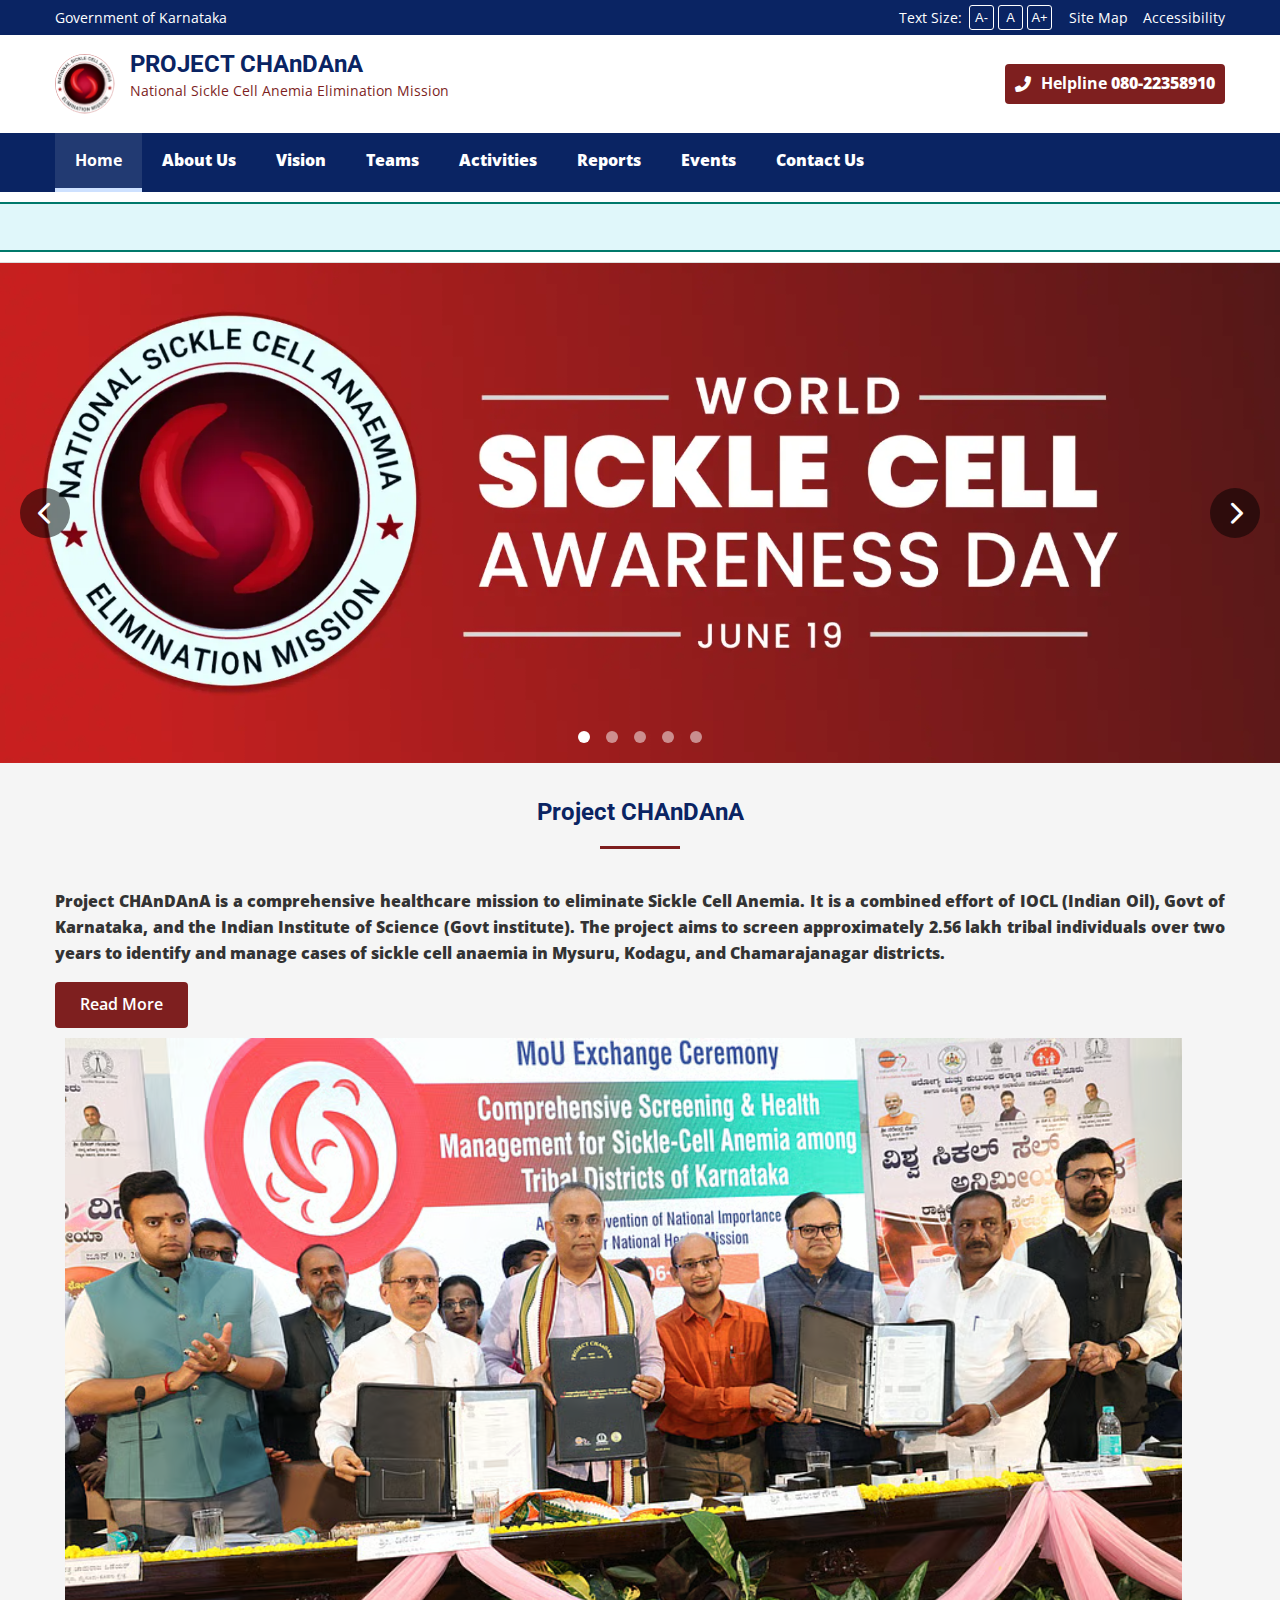
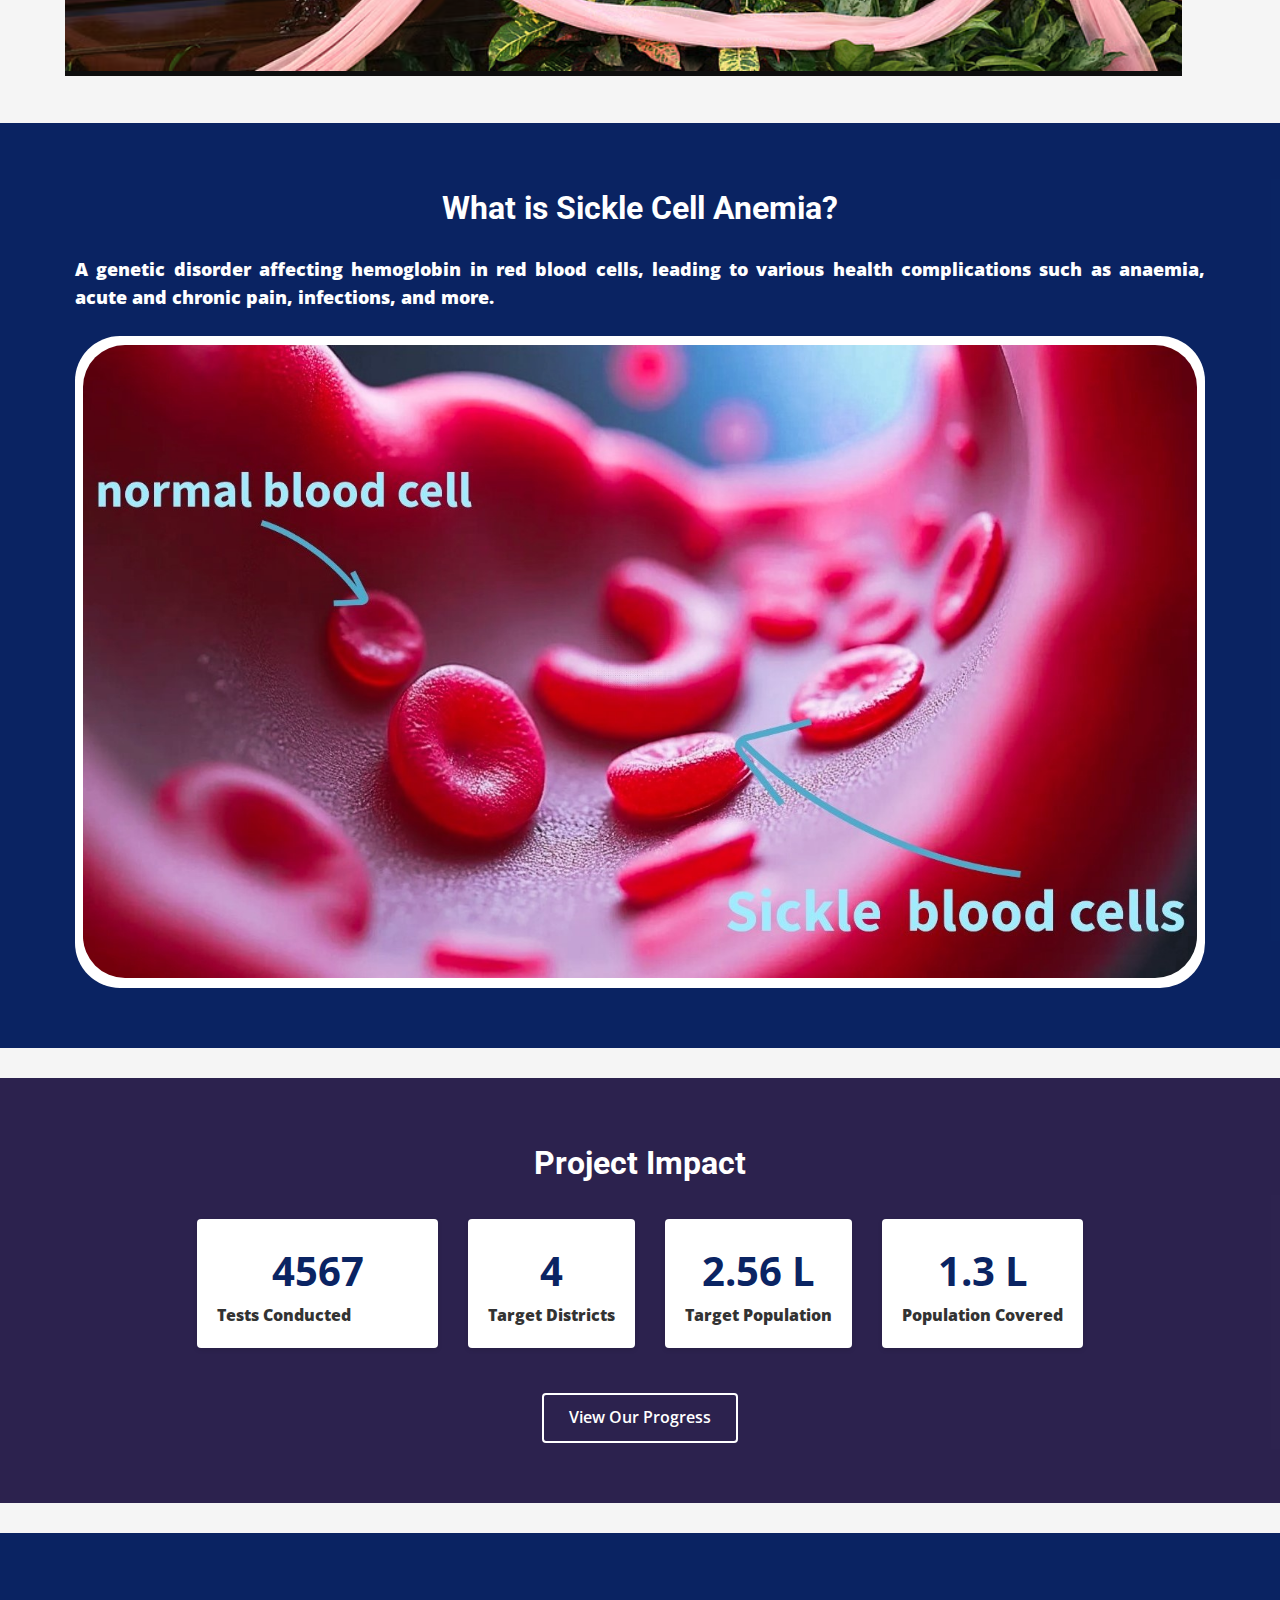
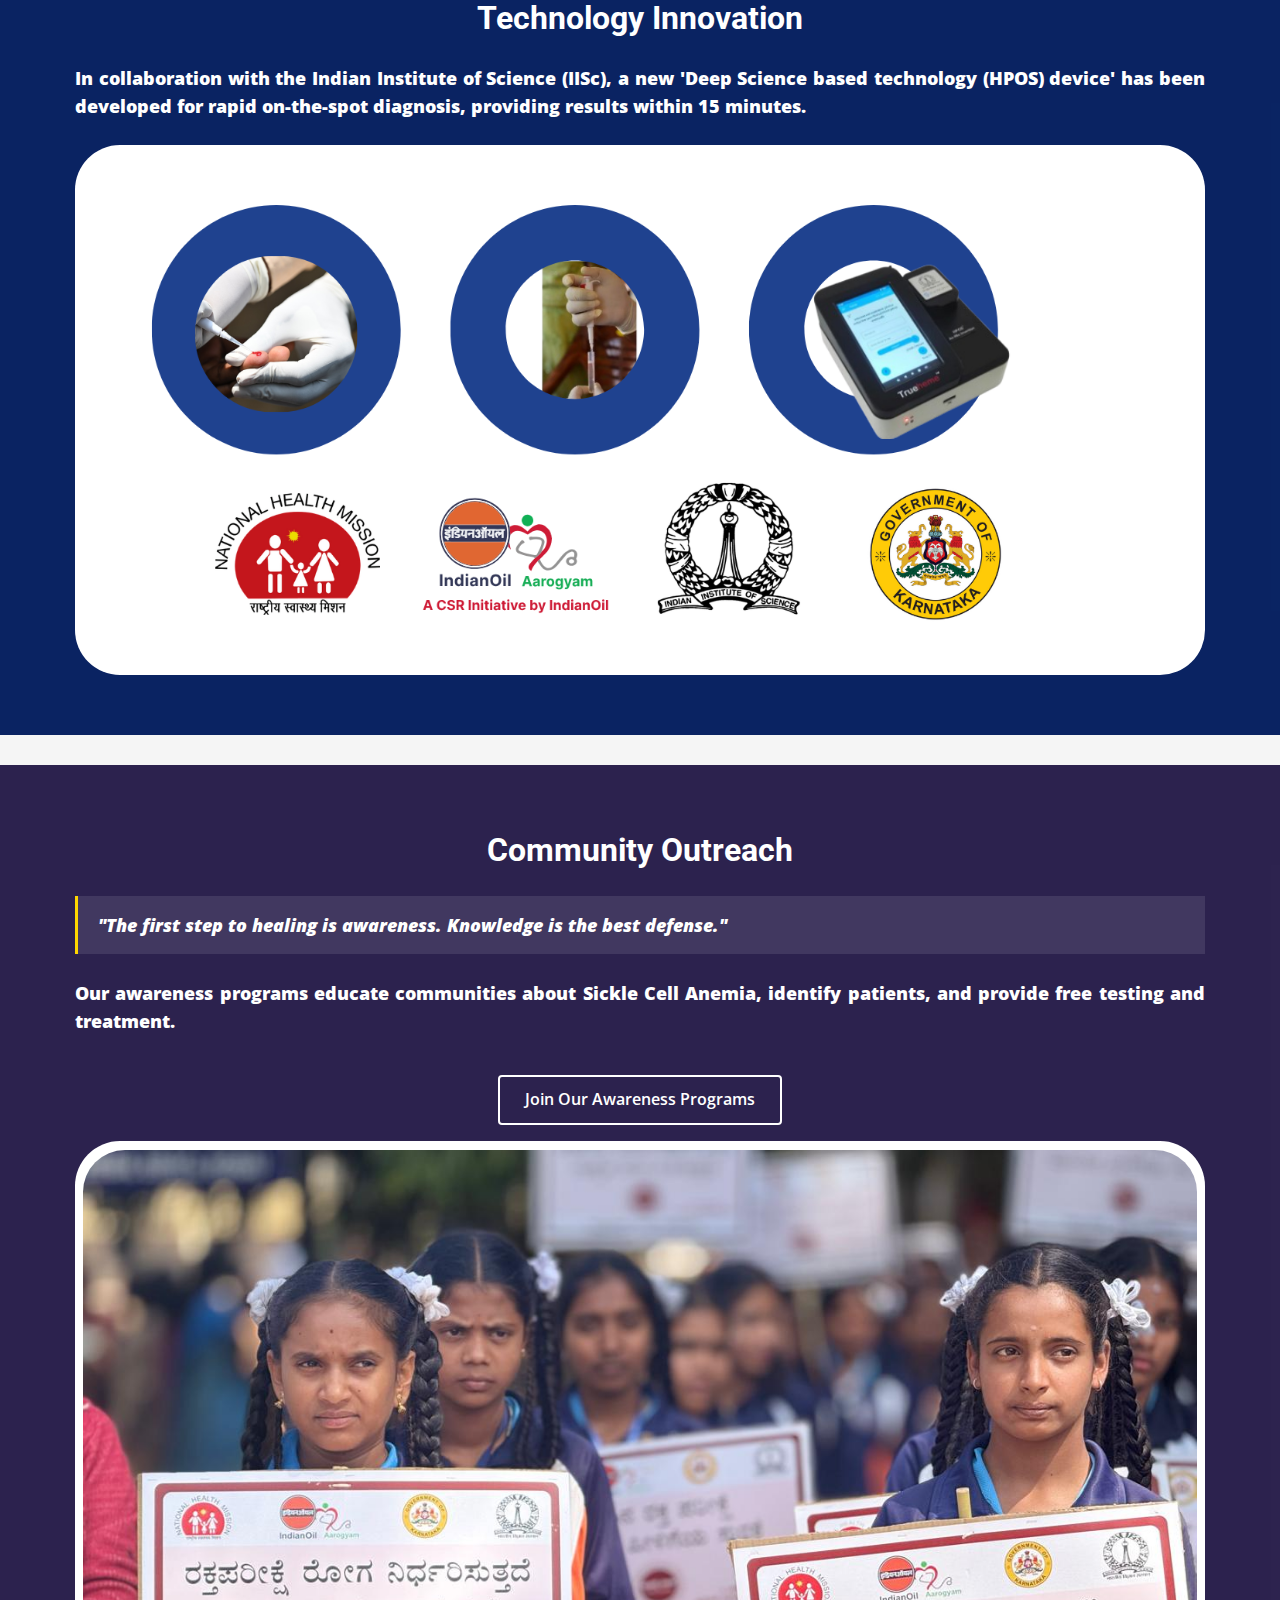
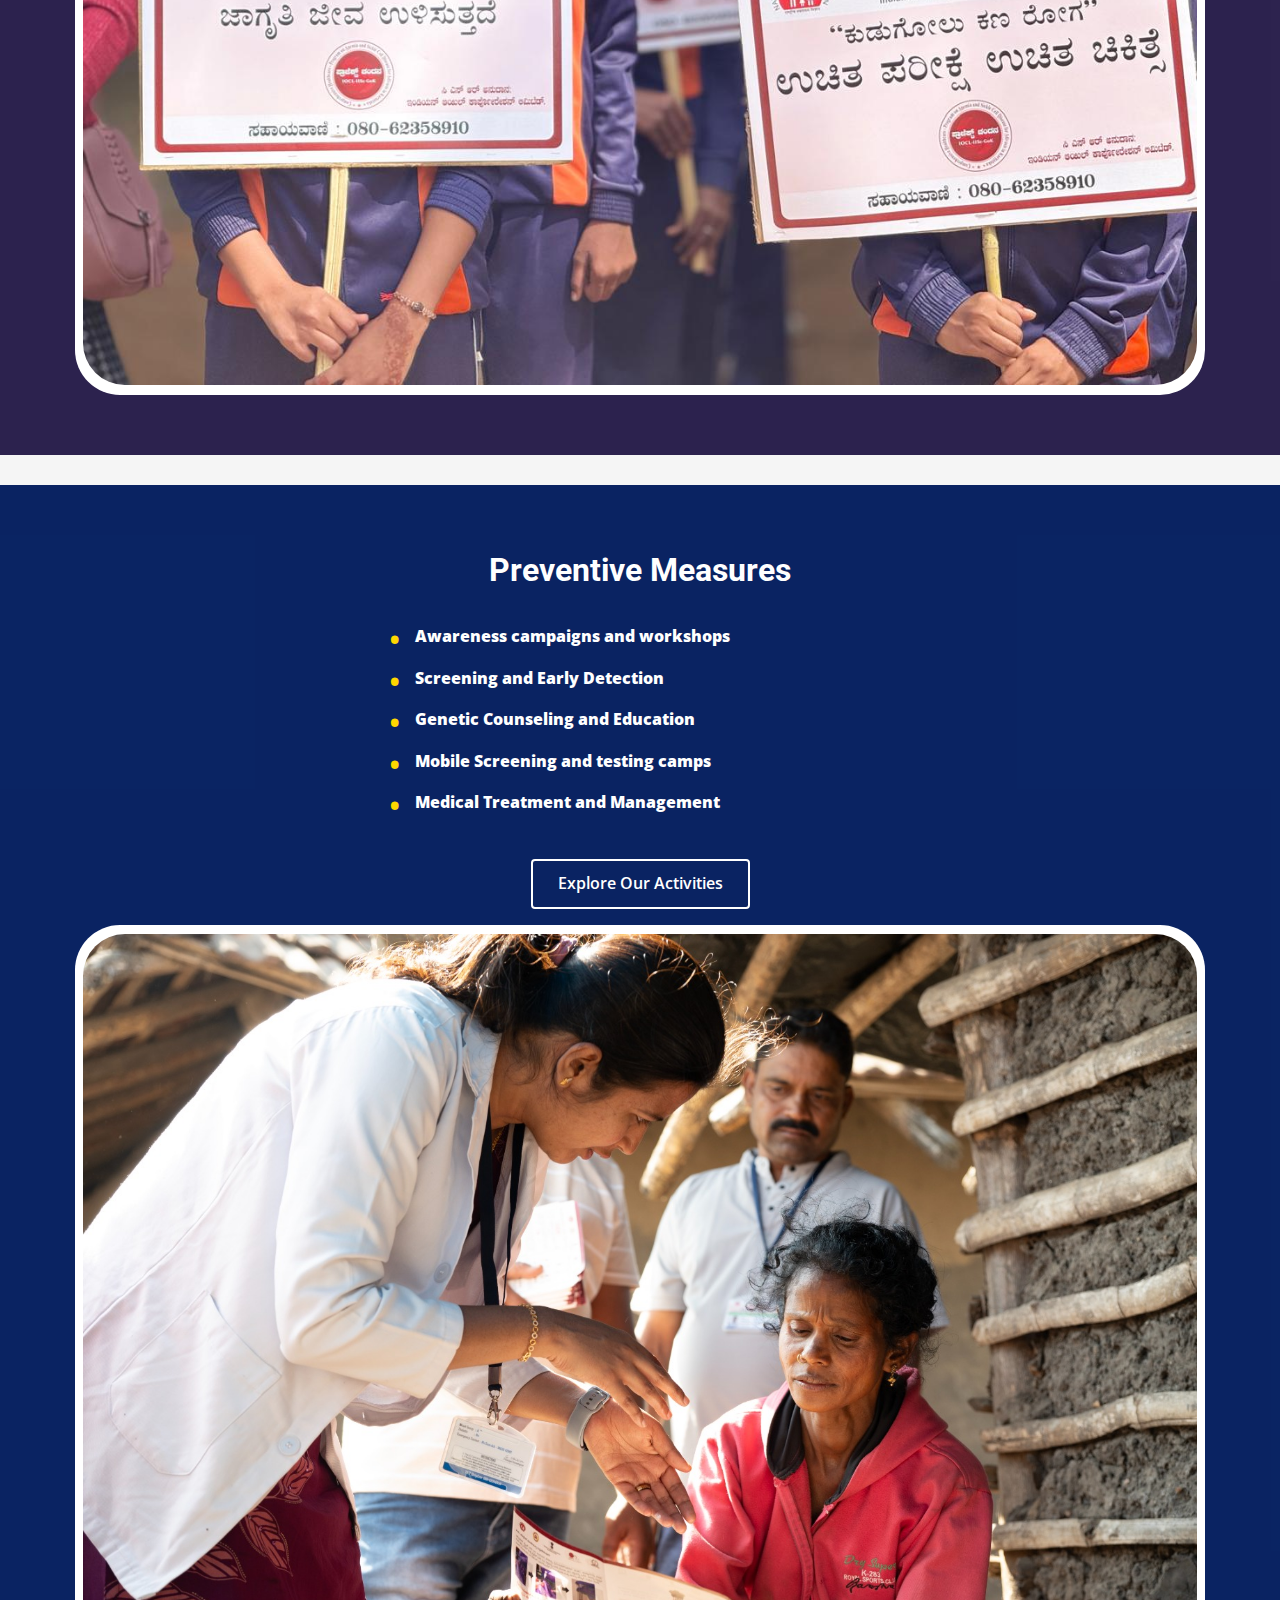
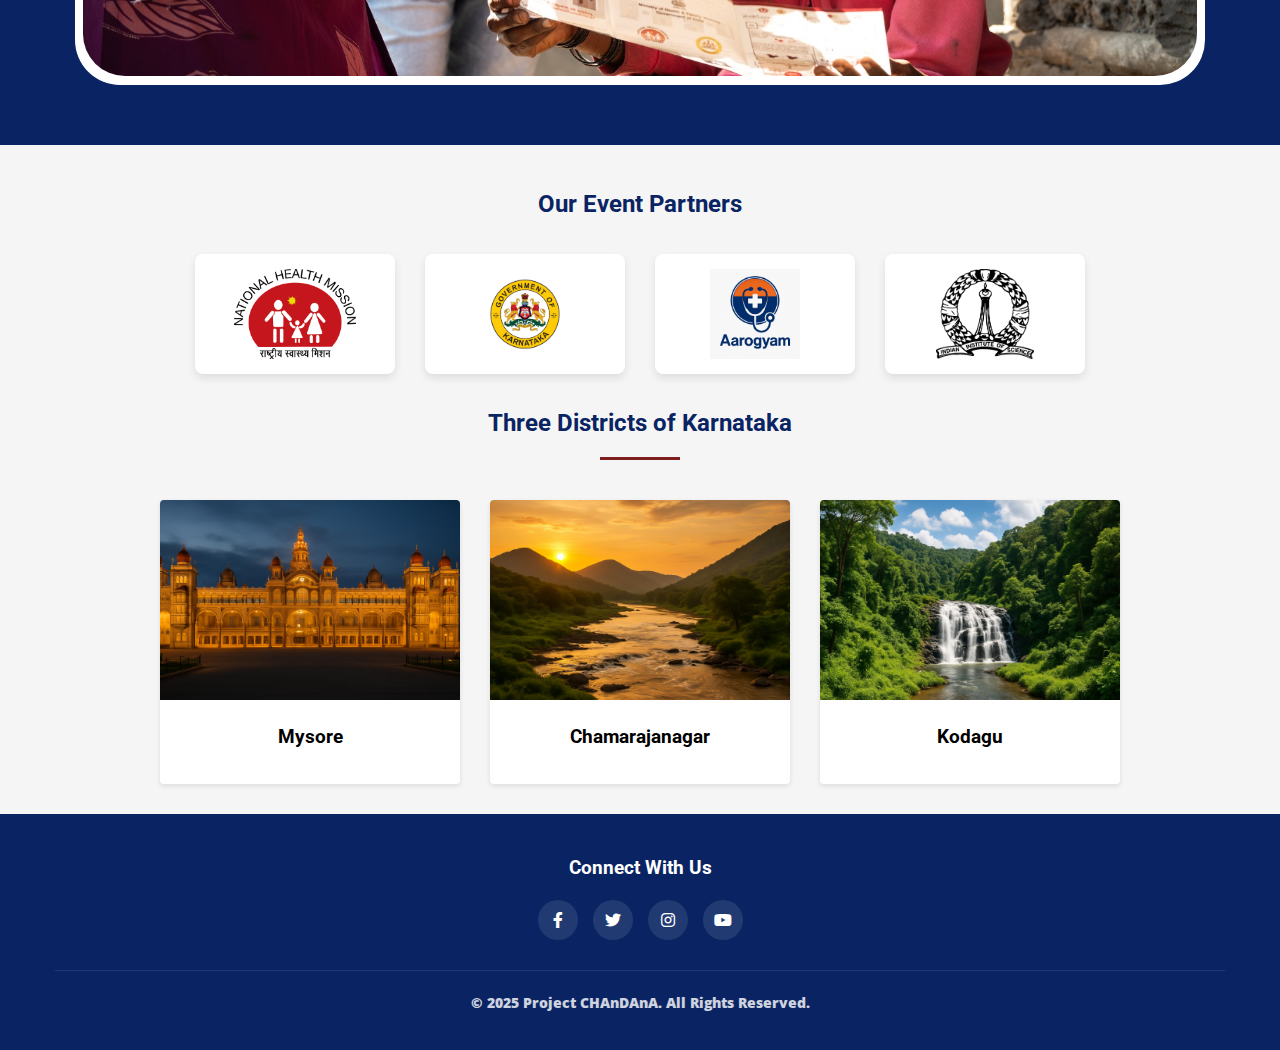
<file: index.html>
<!DOCTYPE html>
<html lang="en">
<head>
    <meta charset="UTF-8">
    <meta name="viewport" content="width=device-width, initial-scale=1.0">
    <title>Project CHAnDAnA - National Sickle Cell Anemia Elimination Mission</title>
    <link rel="stylesheet" href="css/govt-style.css">
    <link rel="stylesheet" href="css/carousel.css">
     <link rel="stylesheet" href="css/partners.css">
    <link rel="stylesheet" href="https://cdnjs.cloudflare.com/ajax/libs/font-awesome/6.0.0-beta3/css/all.min.css">
    <link href="https://fonts.googleapis.com/css2?family=Roboto:wght@400;500;700&family=Open+Sans:wght@400;600&display=swap" rel="stylesheet">
<link rel="stylesheet" href="css/responsive.css">
</head>
<body>
    <!-- Skip to Main Content Link for Accessibility -->
    <a href="#main-content" class="skip-to-content">Skip to main content</a>
    
    <!-- Top Bar -->
    <div class="top-bar">
        <div class="container">
            <div class="top-bar-content">
                <div class="top-bar-left">
                    <span>Government of Karnataka</span>
                </div>
                <div class="top-bar-right">
                    <div class="font-size-controls" aria-label="Change font size">
                        <span>Text Size:</span>
                        <button class="font-size-btn" id="decrease-font" aria-label="Decrease font size">A-</button>
                        <button class="font-size-btn" id="default-font" aria-label="Default font size">A</button>
                        <button class="font-size-btn" id="increase-font" aria-label="Increase font size">A+</button>
                    </div>
                    <a href="#" aria-label="Site Map">Site Map</a>
                    <a href="#" aria-label="Accessibility Statement">Accessibility</a>
                </div>
            </div>
        </div>
    </div>

    <!-- Header Section -->
    <header>
        <div class="container">
            <div class="header-main">
                <div class="logo">
                    <img src="images/nsa.svg" alt="National Sickle Cell Anemia Elimination Mission Logo" width="80" height="80">
                    <div class="logo-text">
                        <h1>PROJECT CHAnDAnA</h1>
                        <p>National Sickle Cell Anemia Elimination Mission</p>
                    </div>
                </div>
                <div class="header-right">
                    
                    <div class="helpline">
                        <a href="tel:08022358910" aria-label="Call helpline">
                            <i class="fas fa-phone-alt"></i>
                            <span><b>Helpline<b/> 080-22358910</span>
                        </a>
                    </div>
                    <div class="menu-toggle" aria-label="Toggle menu" aria-expanded="false" aria-controls="main-nav">
                        <i class="fas fa-bars"></i>
                    </div>
                </div>
            </div>
        </div>
        <nav id="main-nav" role="navigation" aria-label="Main navigation">
            <div class="container">
                <ul class="main-menu">
                    <li><a href="index.html" class="active" aria-current="page">Home</a></li>
                    <li><a href="about.html">About Us</a></li>
                    <li><a href="vision.html">Vision</a></li>
                    <li><a href="teams.html">Teams</a></li>
                    <li><a href="activities.html">Activities</a></li>
                    <li><a href="reports.html">Reports</a></li>
                    <li><a href="events.html">Events</a></li>
                    <li><a href="contact.html">Contact Us</a></li>
                </ul>
            </div>
        </nav>
    </header>

    <!-- Breadcrumb -->
    <div class="breadcrumb" aria-label="Breadcrumb">
        <div class="container-fluid">
                    <div class="news-ticker">
  <div class="ticker-wrap">
    <div class="ticker-text">
      📢 <strong>Important Notice:</strong> Mobile screening camps will be conducted in Mysuru district from June 15-20, 2025. Click for details. &nbsp;&nbsp;&nbsp;
      📢 <strong>Update:</strong> Kodagu district camps scheduled for June 21-25, 2025. &nbsp;&nbsp;&nbsp;
      📢 <strong>Stay Informed:</strong> New health reports will be published monthly.
    </div>
  </div>
</div>
        </div>
    </div>

    <!-- Main Content -->
    <main id="main-content">
        <!-- New Carousel Banner Section -->
        <section class="carousel-section">
            <div class="carousel-container" aria-label="Banner carousel">
                <div class="carousel-slide active" style="background-image: url('images/new-banners/sickcell-banner.png');">
                    <!-- <div class="carousel-content">
                        <h2>World Sickle Cell Awareness Day</h2>
                        <p>Join us on June 19 for awareness programs and free screening camps</p>
                        <a href="#" class="btn btn-primary">Learn More</a>
                    </div> -->
                </div>
                <div class="carousel-slide" style="background-image: url('images/new-banners/banner-1.png');">
                    <!-- <div class="carousel-content">
                        <h2>Explore Karnataka's Natural Beauty</h2>
                        <p>Our mission covers the beautiful districts of Mysore, Chamarajanagar, and Kodagu</p>
                    
                    </div> -->
                </div>
                <div class="carousel-slide" style="background-image: url('images/stand-pillau.jpeg');">
                   
                </div>
                <div class="carousel-slide" style="background-image: url('images/vans-1.jpeg');">
                   
                </div>
                 <div class="carousel-slide" style="background-image: url('images/baby.jpeg');">
                   
                </div>
                
                <div class="carousel-arrow prev" aria-label="Previous slide">
                    <i class="fas fa-chevron-left"></i>
                </div>
                <div class="carousel-arrow next" aria-label="Next slide">
                    <i class="fas fa-chevron-right"></i>
                </div>
                
                <div class="carousel-dots" aria-label="Carousel navigation">
                    <div class="carousel-dot active" data-slide="0" aria-label="Go to slide 1"></div>
                    <div class="carousel-dot" data-slide="1" aria-label="Go to slide 2"></div>
                    <div class="carousel-dot" data-slide="2" aria-label="Go to slide 3"></div>
                    <div class="carousel-dot" data-slide="3" aria-label="Go to slide 4"></div>
                     <div class="carousel-dot" data-slide="4" aria-label="Go to slide 5"></div>
                </div>
            </div>
        </section>

        <!-- Alert Section -->
        <!-- <div class="container">
            <div class="alert alert-info" role="alert">
                <strong>Important Notice:</strong> Mobile screening camps will be conducted in Mysuru district from June 15-20, 2025. Click for details.
            </div>
        </div> -->
        <!-- <div class="news-ticker">
  <div class="ticker-wrap">
    <div class="ticker-text">
      📢 <strong>Important Notice:</strong> Mobile screening camps will be conducted in Mysuru district from June 15-20, 2025. Click for details. &nbsp;&nbsp;&nbsp;
      📢 <strong>Update:</strong> Kodagu district camps scheduled for June 21-25, 2025. &nbsp;&nbsp;&nbsp;
      📢 <strong>Stay Informed:</strong> New health reports will be published monthly.
    </div>
  </div>
</div> -->


        <!-- About Section -->
        <section id="about" class="section" aria-labelledby="about-heading">
            <div class="container">
                <h2 id="about-heading" class="section-title">Project CHAnDAnA</h2>
                <div class="about-content">
                    <div class="about-text">
                        <p>Project CHAnDAnA is a comprehensive healthcare mission to eliminate Sickle Cell Anemia. It is a combined effort of IOCL (Indian Oil), Govt of Karnataka, and the Indian Institute of Science (Govt institute).
                      The project aims to screen approximately 2.56 lakh tribal individuals over two years to identify and manage cases of sickle cell anaemia in Mysuru, Kodagu, and Chamarajanagar districts.</p>
                        <a href="about.html" class="btn btn-secondary" role="button">Read More</a>
                    </div>
                    <div class="about-image">
                        <img src="images/banner-sai.png" alt="MOU Exchange Ceremony between government officials and partners">
                    </div>
                </div>
            </div>
        </section>
        <!-- Feature Banners Section -->
        <section class="feature-banners" aria-label="Key features">
            <!-- Banner 1: What is Sickle Cell Anemia -->
            <div class="feature-banner" id="banner-1" style="background-color: var(--primary-color);" aria-labelledby="banner1-heading">
                <div class="container">
                    <div class="banner-content">
                        <h2 id="banner1-heading">What is Sickle Cell Anemia?</h2>
                        <div class="banner-flex">
                            <div class="banner-text">
                                <p class="mb-2">A genetic disorder affecting hemoglobin in red blood cells, leading to various health complications such as anaemia, acute and chronic pain, infections, and more.</p>
                              
                            </div>
                            <div class="banner-image">
                                <img src="images/blood.jpeg" alt="Comparison of normal round red blood cells and crescent-shaped sickle cells">
                            </div>
                        </div>
                    </div>
                </div>
            </div>

            <!-- Banner 2: Project Impact -->
            <div class="feature-banner" id="banner-2" style="background-color: var(--secondary-color);" aria-labelledby="banner2-heading">
                <div class="container">
                    <div class="banner-content">
                        <h2 id="banner2-heading">Project Impact</h2>
                        <div class="stats-container">
  <div class="stat-item">
    <span class="stat-number" aria-label="4567 total tests">4567</span>
    <span class="stat-label">Tests Conducted</span>
    <span class="stat-growth">1234321</span>
  </div>
  <div class="stat-item">
    <span class="stat-number" aria-label="3 districts">4</span>
    <span class="stat-label">Target Districts</span>
  </div>
  <div class="stat-item">
    <span class="stat-number1" aria-label="2.56 lakh target population">2.56 L</span>
    <span class="stat-label">Target Population</span>
  </div>
  <div class="stat-item">
    <span class="stat-number1" aria-label="2.56 lakh target population">1.3 L</span>
    <span class="stat-label">Population Covered</span>
  </div>
</div>

                        <a href="reports.html" class="btn btn-outline" role="button">View Our Progress</a>
                    </div>
                </div>
            </div>

            <!-- Banner 3: Technology Innovation -->
            <div class="feature-banner" id="banner-3" style="background-color: var(--primary-color);" aria-labelledby="banner3-heading">
                <div class="container">
                    <div class="banner-content">
                        <h2 id="banner3-heading">Technology Innovation</h2>
                        <div class="banner-flex">
                            <div class="banner-text">
                                <p class="mb-2">In collaboration with the Indian Institute of Science (IISc), a new 'Deep Science based technology (HPOS) device' has been developed for rapid on-the-spot diagnosis, providing results within 15 minutes.</p>
                              
                            </div>
                            <div class="banner-image">
                                <img src="images/hpcs.png" alt="Healthcare professional using the HPOS device for rapid blood testing">
                            </div>
                        </div>
                    </div>
                </div>
            </div>

            <!-- Banner 4: Community Outreach -->
            <div class="feature-banner" id="banner-4" style="background-color: var(--secondary-color);" aria-labelledby="banner4-heading">
                <div class="container">
                    <div class="banner-content">
                        <h2 id="banner4-heading">Community Outreach</h2>
                        <div class="banner-flex">
                            <div class="banner-text">
                                <p class="quote">"The first step to healing is awareness. Knowledge is the best defense."</p>
                                <p>Our awareness programs educate communities about Sickle Cell Anemia, identify patients, and provide free testing and treatment.</p>
                                <a href="events.html" class="btn btn-outline mb-2" role="button">Join Our Awareness Programs</a>
                            </div>
                            <div class="banner-image">
                                <img src="images/students.jpg" alt="Healthcare professional conducting an awareness session in a rural village">
                            </div>
                        </div>
                    </div>
                </div>
            </div>

            <!-- Banner 5: Preventive Measures -->
            <div class="feature-banner" id="banner-5" style="background-color: var(--primary-color);" aria-labelledby="banner5-heading">
                <div class="container">
                    <div class="banner-content">
                        <h2 id="banner5-heading">Preventive Measures</h2>
                        <div class="banner-flex">
                            <div class="banner-text">
                                <ul class="measures-list" aria-label="List of preventive measures">
                                    <li>Awareness campaigns and workshops</li>
                                    <li>Screening and Early Detection</li>
                                    <li>Genetic Counseling and Education</li>
                                    <li>Mobile Screening and testing camps</li>
                                    <li>Medical Treatment and Management</li>
                                </ul>
                                <a href="activities.html" class="btn btn-outline mb-2" role="button">Explore Our Activities</a>
                            </div>
                            <div class="banner-image">
                                <img src="images/awe-1.jpg" alt="Infographic showing five preventive measures for sickle cell anemia">
                            </div>
                        </div>
                    </div>
                </div>
            </div>
        </section>

        <!-- Partners Section (Updated with side-by-side logos) -->
           <section class="partners-section">
                <h2 class="text-align-center">Our Event Partners</h2>
                <div class="partners-logo-container">
                    <div class="partner-logo">
                        <img src="images/healthmission.png" alt="National Sickle Cell Anemia Elimination Mission">
                    </div>
                    <div class="partner-logo">
                        <img src="images/karnatka.png" alt="Government of Karnataka">
                    </div>
                    <div class="partner-logo">
                        <img src="images/indianoil-logo.png" alt="IndianOil Aarogyam">
                    </div>
                    <div class="partner-logo">
                        <img src="images/isim.png" alt="Indian Institute of Science">
                    </div>
                </div>
            </section>
        <!-- <section class="section partners-section" aria-labelledby="partners-heading">
            <div class="container">
                <h2 id="partners-heading" class="section-title">Our Partners</h2>
                <p class="text-center">Rs. 18 Crore Investment in Health through strategic partnerships</p>
                <div class="partners-logo-container">
                    <div class="partner-logo">
                        <img src="images/nsa.svg" alt="National Sickle Cell Anemia Elimination Mission">
                    </div>
                    <div class="partner-logo">
                        <img src="images/karnataka-logo.png" alt="Government of Karnataka">
                    </div>
                    <div class="partner-logo">
                        <img src="images/indianoil-logo.png" alt="IndianOil Aarogyam">
                    </div>
                    <div class="partner-logo">
                        <img src="images/iisc-logo.png" alt="Indian Institute of Science">
                    </div>
                </div>
                <div class="text-center mt-4">
                    <a href="about.html#partners" class="btn btn-primary" role="button">Meet Our Partners</a>
                </div>
            </div>
        </section> -->

        <!-- Districts Section -->
        <section class="section" aria-labelledby="districts-heading">
            <div class="container">
                <h2 id="districts-heading" class="section-title">Three Districts of Karnataka</h2>
                <div class="districts-container">
                    <div class="district-card">
                        <img src="images/mysore/mysore-palace.jpg" alt="Historic palace in Mysore">
                        <h3>Mysore</h3>
                    </div>
                    <div class="district-card">
                        <img src="images/chamarajanagar/chamarajanagar-landscape.jpg" alt="Scenic landscape of Chamarajanagar">
                        <h3>Chamarajanagar</h3>
                    </div>
                    <div class="district-card">
                        <img src="images/kodagu/kodagu-waterfall.jpg" alt="Lush green forests of Kodagu">
                        <h3>Kodagu</h3>
                    </div>
                </div>
            </div>
        </section>

        <!-- Awareness Program Section -->
        <!-- <section class="section" style="background-color: var(--primary-color); color: var(--text-light);" aria-labelledby="awareness-heading">
            <div class="container">
                <h2 id="awareness-heading" class="section-title">Awareness Program</h2>
                <p>Awareness programs to educate, pass the information about Sickle Cell Anemia disease, and identify the patients' testing and treatment for free of cost are included in the project CHAnDAnA</p>
                <div class="text-center">
                    <a href="activities.html" class="btn btn-outline" role="button">Learn More</a>
                </div>
            </div>
        </section> -->
    </main>

    <!-- Footer Section -->
    <footer role="contentinfo">
        <div class="container">
            <div class="footer-content">
                
                <!-- <div class="footer-section">
                    <h3>Contact Information</h3>
                    <address>
                        <p><i class="fas fa-map-marker-alt"></i> Department of Health and Family Welfare,<br>Government of Karnataka,<br>Bengaluru - 560001</p>
                        <p><i class="fas fa-phone-alt"></i> Helpline: 080-22358910</p>
                        <p><i class="fas fa-envelope"></i> <a href="mailto:"></a></p>
                    </address>
                </div> -->
                <div class="footer-section">
                    <h3>Connect With Us</h3>
                    <div class="social-links">
                        <a href="#" aria-label="Facebook"><i class="fab fa-facebook-f"></i></a>
                        <a href="#" aria-label="Twitter"><i class="fab fa-twitter"></i></a>
                        <a href="#" aria-label="Instagram"><i class="fab fa-instagram"></i></a>
                        <a href="#" aria-label="YouTube"><i class="fab fa-youtube"></i></a>
                    </div>
                </div>
            </div>
            <div class="footer-bottom">
                <p>&copy; 2025 Project CHAnDAnA. All Rights Reserved.</p>
                <p></p>
                
            </div>
        </div>
    </footer>

    <script src="js/accessibility.js"></script>
    <script>
        // Carousel functionality
        document.addEventListener('DOMContentLoaded', function() {
            const slides = document.querySelectorAll('.carousel-slide');
            const dots = document.querySelectorAll('.carousel-dot');
            const prevBtn = document.querySelector('.carousel-arrow.prev');
            const nextBtn = document.querySelector('.carousel-arrow.next');
            let currentSlide = 0;
            let slideInterval;

            // Initialize the carousel
            function initCarousel() {
                // Set up automatic sliding
                startSlideShow();
                
                // Add event listeners for dots
                dots.forEach((dot, index) => {
                    dot.addEventListener('click', () => {
                        goToSlide(index);
                        resetInterval();
                    });
                });
                
                // Add event listeners for arrows
                prevBtn.addEventListener('click', () => {
                    goToSlide(currentSlide - 1);
                    resetInterval();
                });
                
                nextBtn.addEventListener('click', () => {
                    goToSlide(currentSlide + 1);
                    resetInterval();
                });
            }

            // Go to a specific slide
            function goToSlide(n) {
                // Hide all slides
                slides.forEach(slide => {
                    slide.classList.remove('active');
                });
                
                // Remove active class from all dots
                dots.forEach(dot => {
                    dot.classList.remove('active');
                });
                
                // Handle slide index wrapping
                currentSlide = (n + slides.length) % slides.length;
                
                // Show the current slide and activate its dot
                slides[currentSlide].classList.add('active');
                dots[currentSlide].classList.add('active');
            }

            // Start automatic slideshow
            function startSlideShow() {
                slideInterval = setInterval(() => {
                    goToSlide(currentSlide + 1);
                }, 5000); // Change slide every 5 seconds
            }

            // Reset interval when manually changing slides
            function resetInterval() {
                clearInterval(slideInterval);
                startSlideShow();
            }

            // Initialize the carousel
            initCarousel();
        });
    </script>
</body>
</html>
</file>
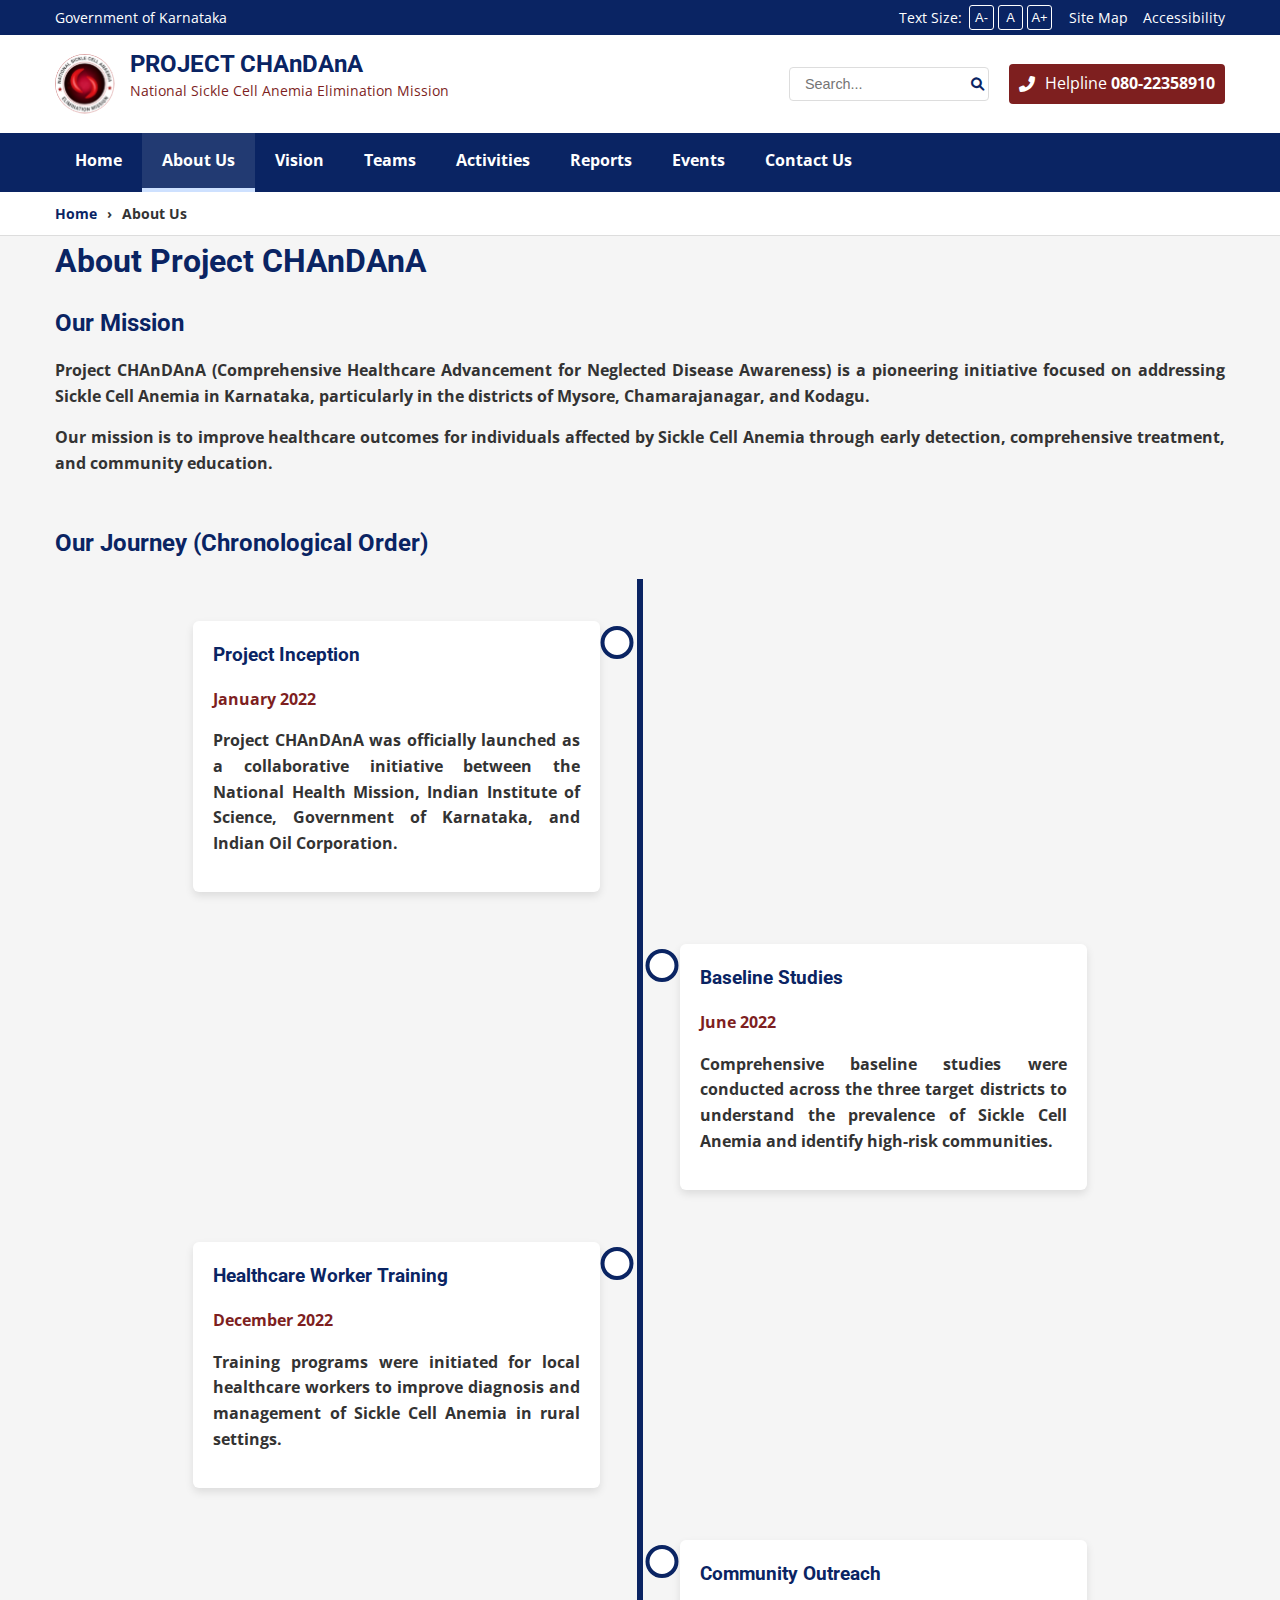
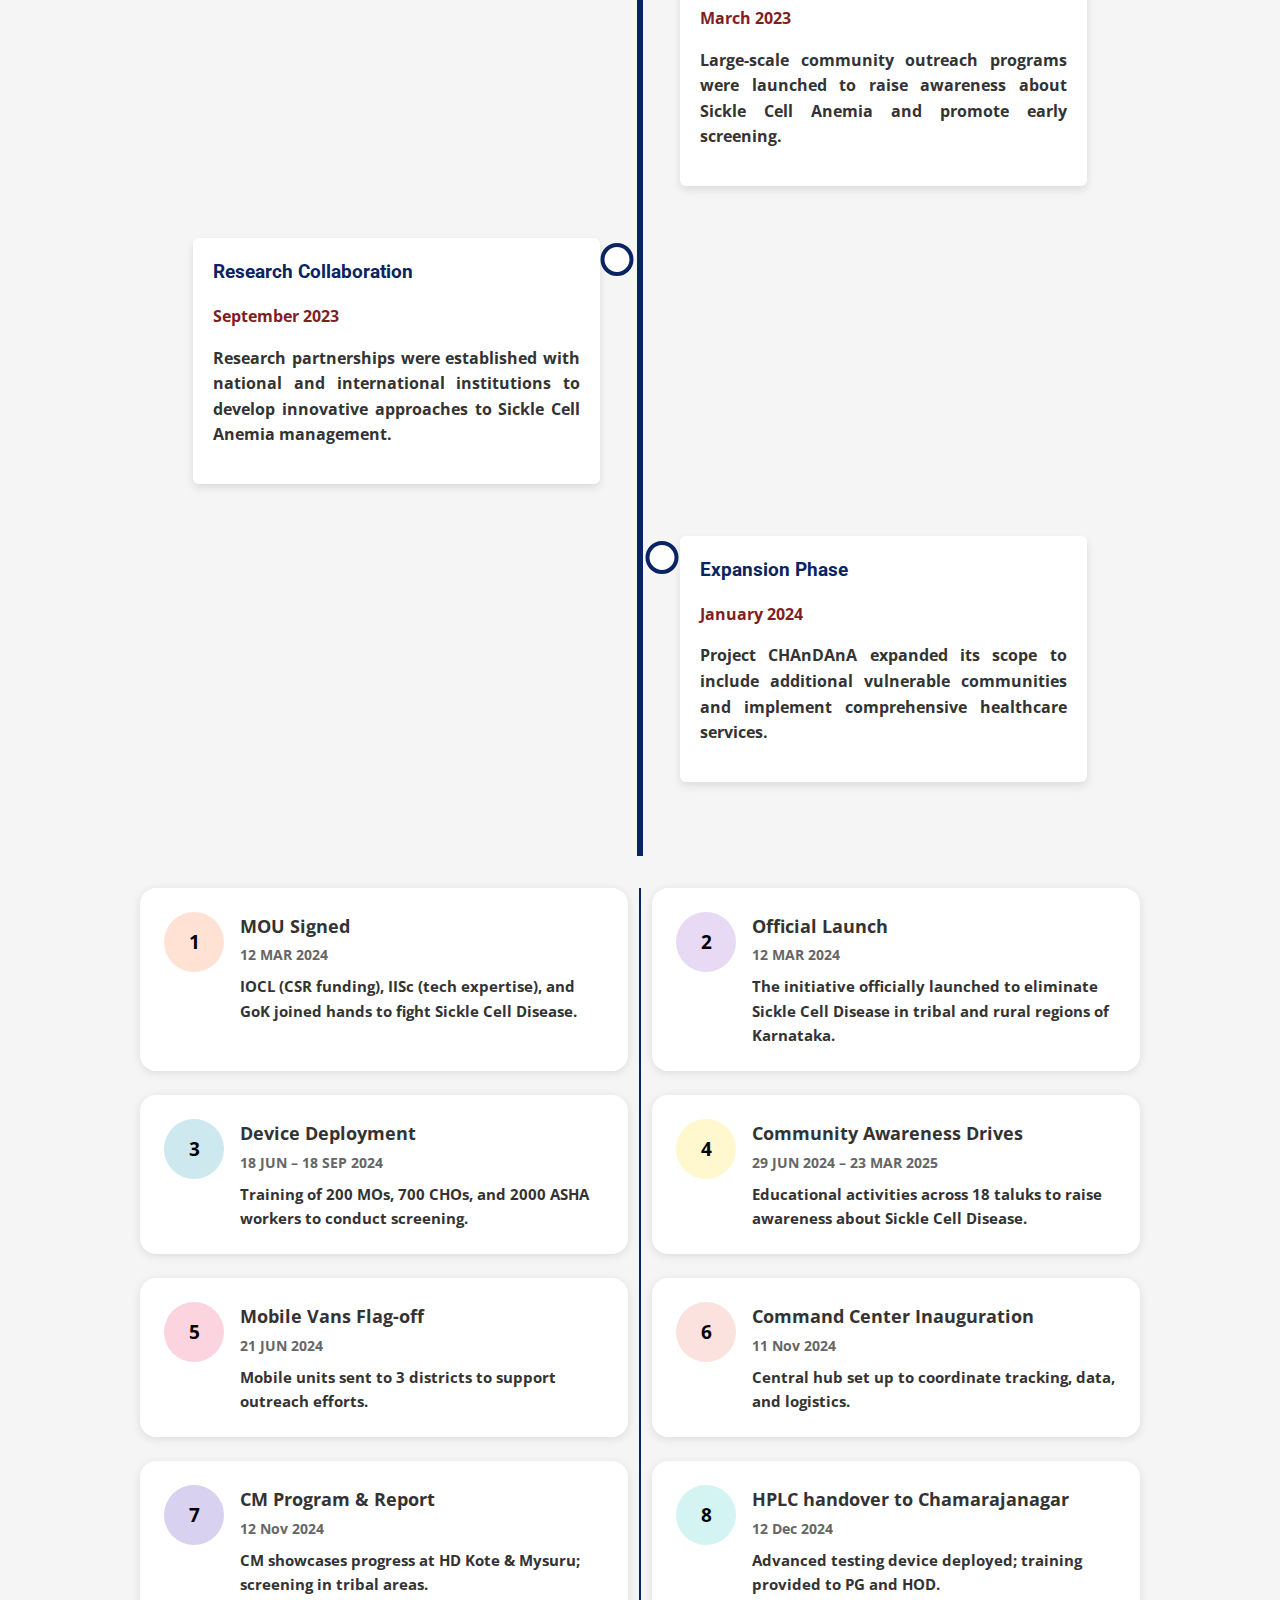
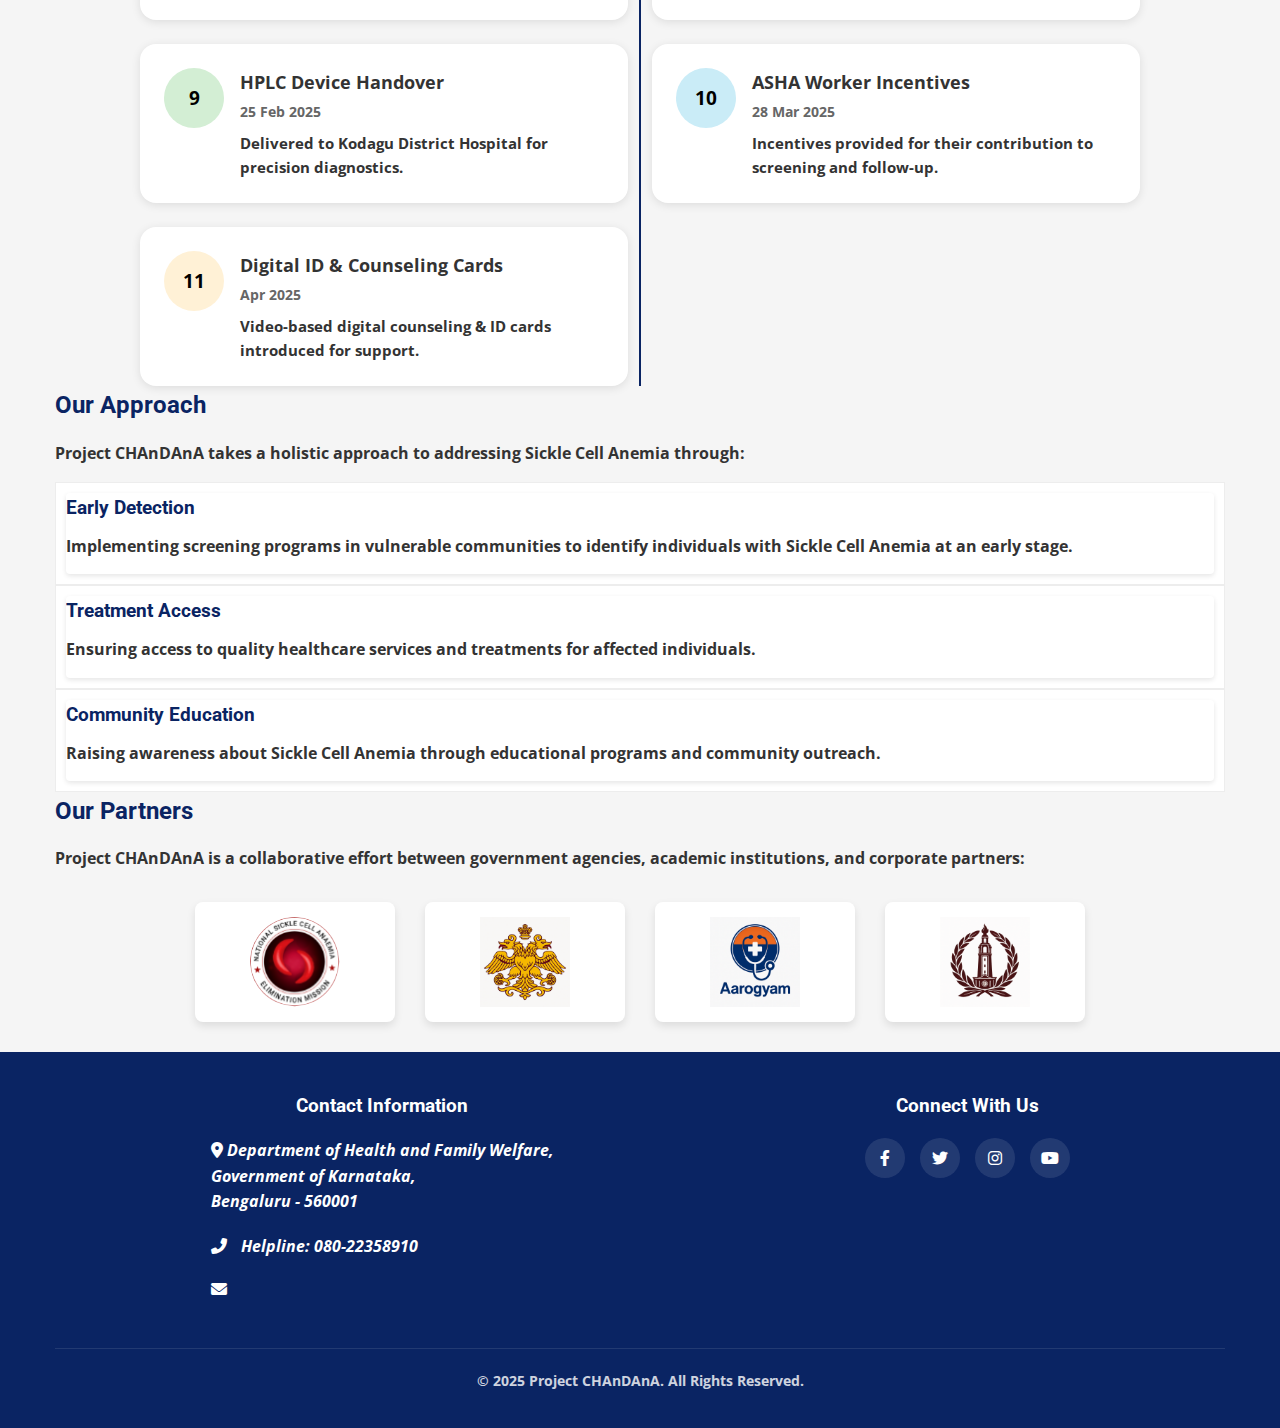
<file: about.html>
<!DOCTYPE html>
<html lang="en">
<head>
    <meta charset="UTF-8">
    <meta name="viewport" content="width=device-width, initial-scale=1.0">
    <title>Project CHAnDAnA - About Us</title>
    <link rel="stylesheet" href="css/govt-style.css">
    <link rel="stylesheet" href="css/partners.css">
    <link rel="stylesheet" href="https://cdnjs.cloudflare.com/ajax/libs/font-awesome/6.0.0-beta3/css/all.min.css">
    <link href="https://fonts.googleapis.com/css2?family=Roboto:wght@400;500;700&family=Open+Sans:wght@400;600&display=swap" rel="stylesheet">
    <style>
        .timeline-section {
            position: relative;
            padding: 2rem 0;
        }
        
        .timeline-container {
            position: relative;
            width: 100%;
            max-width: 1140px;
            margin: 0 auto;
            padding: 2rem 0;
        }
        
        .timeline-container::after {
            content: '';
            position: absolute;
            width: 6px;
            background-color: var(--primary-color);
            top: 0;
            bottom: 0;
            left: 50%;
            margin-left: -3px;
        }
        
        .timeline-item {
            padding: 10px 40px;
            position: relative;
            width: 50%;
            box-sizing: border-box;
            margin-bottom: 2rem;
        }
        
        .timeline-item::after {
            content: '';
            position: absolute;
            width: 25px;
            height: 25px;
            right: -12px;
            background-color: white;
            border: 4px solid var(--primary-color);
            top: 15px;
            border-radius: 50%;
            z-index: 1;
        }
        
        .timeline-item:nth-child(odd) {
            left: 0;
        }
        
        .timeline-item:nth-child(even) {
            left: 50%;
        }
        
        .timeline-item:nth-child(even)::after {
            left: 22px;
        }
        
        .timeline-content {
            padding: 20px;
            background-color: white;
            position: relative;
            border-radius: 6px;
            box-shadow: 0 4px 8px rgba(0, 0, 0, 0.1);
        }
        
        .timeline-content h3 {
            margin-top: 0;
            color: var(--primary-color);
        }
        
        .timeline-content .date {
            font-weight: bold;
            color: var(--secondary-color);
            margin-bottom: 1rem;
        }
        
        .timeline-image {
            width: 100%;
            border-radius: 6px;
            margin-bottom: 1rem;
        }
        
        @media screen and (max-width: 768px) {
            .timeline-container::after {
                left: 31px;
            }
            
            .timeline-item {
                width: 100%;
                padding-left: 70px;
                padding-right: 25px;
            }
            
            .timeline-item:nth-child(even) {
                left: 0;
            }
            
            .timeline-item::after {
                left: 18px;
                top: 15px;
            }
            
            .timeline-item:nth-child(even)::after {
                left: 18px;
            }
        }




        /*chronological order*/
        .timeline {
      display: grid;
      grid-template-columns: 1fr 1fr;
      gap: 1.5rem;
      max-width: 1000px;
      margin: 0 auto;
    }

    .event {
      display: flex;
      gap: 1rem;
      padding: 1.5rem;
      border-radius: 1rem;
      background: #fff;
      box-shadow: 0 2px 10px rgba(0,0,0,0.1);
      align-items: flex-start;
    }

    .circle {
      flex-shrink: 0;
      width: 60px;
      height: 60px;
      border-radius: 50%;
      font-weight: bold;
      font-size: 1.2rem;
      display: flex;
      align-items: center;
      justify-content: center;
      color: #000;
    }

    .event-content {
      flex-grow: 1;
    }

    .event-title {
      font-size: 1.1rem;
      font-weight: bold;
      margin-bottom: 0.2rem;
    }

    .event-date {
      font-size: 0.9rem;
      color: #666;
      margin-bottom: 0.5rem;
    }

    .event-description {
      font-size: 0.95rem;
      color: #333;
    }

    /* Color classes */
    .peach { background: #ffe2d3; }
    .purple { background: #e8d9f5; }
    .blue { background: #cde8ef; }
    .yellow { background: #fff7cd; }
    .pink { background: #fcd4e0; }
    .red { background: #fbe2df; }
    .indigo { background: #d8d2f0; }
    .cyan { background: #d4f3f3; }
    .green { background: #d3eed4; }
    .sky { background: #caecf7; }
    .orange { background: #fff1d6; }

    @media (max-width: 768px) {
      .timeline {
        grid-template-columns: 1fr;
      }
    }
    </style>
<link rel="stylesheet" href="css/responsive.css">
</head>
<body>
    <!-- Skip to Main Content Link for Accessibility -->
    <a href="#main-content" class="skip-to-content">Skip to main content</a>
    
    <!-- Top Bar -->
    <div class="top-bar">
        <div class="container">
            <div class="top-bar-content">
                <div class="top-bar-left">
                    <span>Government of Karnataka</span>
                </div>
                <div class="top-bar-right">
                    <div class="font-size-controls" aria-label="Change font size">
                        <span>Text Size:</span>
                        <button class="font-size-btn" id="decrease-font" aria-label="Decrease font size">A-</button>
                        <button class="font-size-btn" id="default-font" aria-label="Default font size">A</button>
                        <button class="font-size-btn" id="increase-font" aria-label="Increase font size">A+</button>
                    </div>
                    <a href="#" aria-label="Site Map">Site Map</a>
                    <a href="#" aria-label="Accessibility Statement">Accessibility</a>
                </div>
            </div>
        </div>
    </div>

    <!-- Header Section -->
    <header>
        <div class="container">
            <div class="header-main">
                <div class="logo">
                    <img src="images/nsa.svg" alt="National Sickle Cell Anemia Elimination Mission Logo" width="80" height="80">
                    <div class="logo-text">
                        <h1>PROJECT CHAnDAnA</h1>
                        <p>National Sickle Cell Anemia Elimination Mission</p>
                    </div>
                </div>
                <div class="header-right">
                    <div class="search-bar">
                        <label for="search" class="visually-hidden">Search</label>
                        <input type="text" id="search" placeholder="Search..." aria-label="Search">
                        <button type="submit" aria-label="Submit search"><i class="fas fa-search"></i></button>
                    </div>
                    <div class="helpline">
                        <a href="tel:08022358910" aria-label="Call helpline">
                            <i class="fas fa-phone-alt"></i>
                            <span><b></b>Helpline<b/> 080-22358910</span>
                        </a>
                    </div>
                    <div class="menu-toggle" aria-label="Toggle menu" aria-expanded="false" aria-controls="main-nav">
                        <i class="fas fa-bars"></i>
                    </div>
                </div>
            </div>
        </div>
        <nav id="main-nav" role="navigation" aria-label="Main navigation">
            <div class="container">
                <ul class="main-menu">
                    <li><a href="index.html">Home</a></li>
                    <li><a href="about.html" class="active" aria-current="page">About Us</a></li>
                    <li><a href="vision.html">Vision</a></li>
                    <li><a href="teams.html">Teams</a></li>
                    <li><a href="activities.html">Activities</a></li>
                    <li><a href="reports.html">Reports</a></li>
                    <li><a href="events.html">Events</a></li>
                    <li><a href="contact.html">Contact Us</a></li>
                </ul>
            </div>
        </nav>
    </header>

    <!-- Breadcrumb -->
    <div class="breadcrumb" aria-label="Breadcrumb">
        <div class="container">
            <ul>
                <li><a href="index.html">Home</a></li>
                <li>About Us</li>
            </ul>
        </div>
    </div>

    <!-- Main Content -->
    <main id="main-content">
        <div class="container">
            <h1 class="page-title">About Project CHAnDAnA</h1>
            
            <section class="about-section">
                <div class="row">
                    <div class="col-md-6">
                        <h2>Our Mission</h2>
                        <p>Project CHAnDAnA (Comprehensive Healthcare Advancement for Neglected Disease Awareness) is a pioneering initiative focused on addressing Sickle Cell Anemia in Karnataka, particularly in the districts of Mysore, Chamarajanagar, and Kodagu.</p>
                        <p>Our mission is to improve healthcare outcomes for individuals affected by Sickle Cell Anemia through early detection, comprehensive treatment, and community education.</p>
                    </div>
                    <!-- <div class="col-md-6">
                        <img src="images/about us.png" alt="About Project CHAnDAnA" class="img-fluid rounded">
                    </div> -->
                </div>
            </section>
            
            <section class="timeline-section">
                <h2 class="text-center mb-4">Our Journey (Chronological Order)</h2>
                <div class="timeline-container">
                    <div class="timeline-item">
                        <div class="timeline-content">
                            <h3>Project Inception</h3>
                            <p class="date">January 2022</p>
                            <!-- <img src="images/chandana-Home-Page.png" alt="Project Inception" class="timeline-image"> -->
                            <p>Project CHAnDAnA was officially launched as a collaborative initiative between the National Health Mission, Indian Institute of Science, Government of Karnataka, and Indian Oil Corporation.</p>
                        </div>
                    </div>
                    <div class="timeline-item">
                        <div class="timeline-content">
                            <h3>Baseline Studies</h3>
                            <p class="date">June 2022</p>
                            <!-- <img src="images/activities.png" alt="Baseline Studies" class="timeline-image"> -->
                            <p>Comprehensive baseline studies were conducted across the three target districts to understand the prevalence of Sickle Cell Anemia and identify high-risk communities.</p>
                        </div>
                    </div>
                    <div class="timeline-item">
                        <div class="timeline-content">
                            <h3>Healthcare Worker Training</h3>
                            <p class="date">December 2022</p>
                            <!-- <img src="images/training/healthcare-training.jpg" alt="Healthcare Worker Training" class="timeline-image"> -->
                            <p>Training programs were initiated for local healthcare workers to improve diagnosis and management of Sickle Cell Anemia in rural settings.</p>
                        </div>
                    </div>
                    <div class="timeline-item">
                        <div class="timeline-content">
                            <h3>Community Outreach</h3>
                            <p class="date">March 2023</p>
                            <!-- <img src="images/events.jpg" alt="Community Outreach" class="timeline-image"> -->
                            <p>Large-scale community outreach programs were launched to raise awareness about Sickle Cell Anemia and promote early screening.</p>
                        </div>
                    </div>
                    <div class="timeline-item">
                        <div class="timeline-content">
                            <h3>Research Collaboration</h3>
                            <p class="date">September 2023</p>
                            <!-- <img src="images/chandana-our team.jpg" alt="Research Collaboration" class="timeline-image"> -->
                            <p>Research partnerships were established with national and international institutions to develop innovative approaches to Sickle Cell Anemia management.</p>
                        </div>
                    </div>
                    <div class="timeline-item">
                        <div class="timeline-content">
                            <h3>Expansion Phase</h3>
                            <p class="date">January 2024</p>
                            <!-- <img src="images/vison-page.png" alt="Expansion Phase" class="timeline-image"> -->
                            <p>Project CHAnDAnA expanded its scope to include additional vulnerable communities and implement comprehensive healthcare services.</p>
                        </div>
                    </div>
                </div>
            </section>

            <section>
                <div class="timeline">
    <div class="event">
      <div class="circle peach">1</div>
      <div class="event-content">
        <div class="event-title">MOU Signed</div>
        <div class="event-date">12 MAR 2024</div>
        <div class="event-description">IOCL (CSR funding), IISc (tech expertise), and GoK joined hands to fight Sickle Cell Disease.</div>
      </div>
    </div>

    <div class="event">
      <div class="circle purple">2</div>
      <div class="event-content">
        <div class="event-title">Official Launch</div>
        <div class="event-date">12 MAR 2024</div>
        <div class="event-description">The initiative officially launched to eliminate Sickle Cell Disease in tribal and rural regions of Karnataka.</div>
      </div>
    </div>

    <div class="event">
      <div class="circle blue">3</div>
      <div class="event-content">
        <div class="event-title">Device Deployment</div>
        <div class="event-date">18 JUN – 18 SEP 2024</div>
        <div class="event-description">Training of 200 MOs, 700 CHOs, and 2000 ASHA workers to conduct screening.</div>
      </div>
    </div>

    <div class="event">
      <div class="circle yellow">4</div>
      <div class="event-content">
        <div class="event-title">Community Awareness Drives</div>
        <div class="event-date">29 JUN 2024 – 23 MAR 2025</div>
        <div class="event-description">Educational activities across 18 taluks to raise awareness about Sickle Cell Disease.</div>
      </div>
    </div>

    <div class="event">
      <div class="circle pink">5</div>
      <div class="event-content">
        <div class="event-title">Mobile Vans Flag-off</div>
        <div class="event-date">21 JUN 2024</div>
        <div class="event-description">Mobile units sent to 3 districts to support outreach efforts.</div>
      </div>
    </div>

    <div class="event">
      <div class="circle red">6</div>
      <div class="event-content">
        <div class="event-title">Command Center Inauguration</div>
        <div class="event-date">11 Nov 2024</div>
        <div class="event-description">Central hub set up to coordinate tracking, data, and logistics.</div>
      </div>
    </div>

    <div class="event">
      <div class="circle indigo">7</div>
      <div class="event-content">
        <div class="event-title">CM Program & Report</div>
        <div class="event-date">12 Nov 2024</div>
        <div class="event-description">CM showcases progress at HD Kote & Mysuru; screening in tribal areas.</div>
      </div>
    </div>

    <div class="event">
      <div class="circle cyan">8</div>
      <div class="event-content">
        <div class="event-title">HPLC handover to Chamarajanagar</div>
        <div class="event-date">12 Dec 2024</div>
        <div class="event-description">Advanced testing device deployed; training provided to PG and HOD.</div>
      </div>
    </div>

    <div class="event">
      <div class="circle green">9</div>
      <div class="event-content">
        <div class="event-title">HPLC Device Handover</div>
        <div class="event-date">25 Feb 2025</div>
        <div class="event-description">Delivered to Kodagu District Hospital for precision diagnostics.</div>
      </div>
    </div>

    <div class="event">
      <div class="circle sky">10</div>
      <div class="event-content">
        <div class="event-title">ASHA Worker Incentives</div>
        <div class="event-date">28 Mar 2025</div>
        <div class="event-description">Incentives provided for their contribution to screening and follow-up.</div>
      </div>
    </div>

    <div class="event">
      <div class="circle orange">11</div>
      <div class="event-content">
        <div class="event-title">Digital ID & Counseling Cards</div>
        <div class="event-date">Apr 2025</div>
        <div class="event-description">Video-based digital counseling & ID cards introduced for support.</div>
      </div>
    </div>
  </div>
            </section>
            
            <section class="about-section">
                <h2>Our Approach</h2>
                <p>Project CHAnDAnA takes a holistic approach to addressing Sickle Cell Anemia through:</p>
                <div class="row">
                    <div class="col-md-4 mb-4 p-2">
                        <div class="card h-100">
                            <div class="card-body">
                                <h3 class="card-title">Early Detection</h3>
                                <p class="card-text">Implementing screening programs in vulnerable communities to identify individuals with Sickle Cell Anemia at an early stage.</p>
                            </div>
                        </div>
                    </div>
                    <div class="col-md-4 mb-4 p-2">
                        <div class="card h-100">
                            <div class="card-body">
                                <h3 class="card-title">Treatment Access</h3>
                                <p class="card-text">Ensuring access to quality healthcare services and treatments for affected individuals.</p>
                            </div>
                        </div>
                    </div>
                    <div class="col-md-4 mb-4 p-2">
                        <div class="card h-100">
                            <div class="card-body">
                                <h3 class="card-title">Community Education</h3>
                                <p class="card-text">Raising awareness about Sickle Cell Anemia through educational programs and community outreach.</p>
                            </div>
                        </div>
                    </div>
                </div>
            </section>
            
            
            <section id="partners" class="about-section">
                <h2>Our Partners</h2>
                <p>Project CHAnDAnA is a collaborative effort between government agencies, academic institutions, and corporate partners:</p>
                <div class="partners-logo-container">
                    <div class="partner-logo">
                        <img src="images/nsa.svg" alt="National Sickle Cell Anemia Elimination Mission">
                    </div>
                    <div class="partner-logo">
                        <img src="images/karnataka-logo.png" alt="Government of Karnataka">
                    </div>
                    <div class="partner-logo">
                        <img src="images/indianoil-logo.png" alt="IndianOil Aarogyam">
                    </div>
                    <div class="partner-logo">
                        <img src="images/iisc-logo.png" alt="Indian Institute of Science">
                    </div>
                </div>
            </section>
        </div>
    </main>

    <!-- Footer Section -->
    <footer role="contentinfo">
        <div class="container">
            <div class="footer-content">
                
                <div class="footer-section">
                    <h3>Contact Information</h3>
                    <address>
                        <p><i class="fas fa-map-marker-alt"></i> Department of Health and Family Welfare,<br>Government of Karnataka,<br>Bengaluru - 560001</p>
                        <p><i class="fas fa-phone-alt"></i> Helpline: 080-22358910</p>
                        <p><i class="fas fa-envelope"></i> <a href="mailto:"></a></p>
                    </address>
                </div>
                <div class="footer-section">
                    <h3>Connect With Us</h3>
                    <div class="social-links">
                        <a href="#" aria-label="Facebook"><i class="fab fa-facebook-f"></i></a>
                        <a href="#" aria-label="Twitter"><i class="fab fa-twitter"></i></a>
                        <a href="#" aria-label="Instagram"><i class="fab fa-instagram"></i></a>
                        <a href="#" aria-label="YouTube"><i class="fab fa-youtube"></i></a>
                    </div>
                </div>
            </div>
            <div class="footer-bottom">
                <p>&copy; 2025 Project CHAnDAnA. All Rights Reserved.</p>
                <p></p>
                
            </div>
        </div>
    </footer>

    <script src="js/accessibility.js"></script>
</body>
</html>
</file>
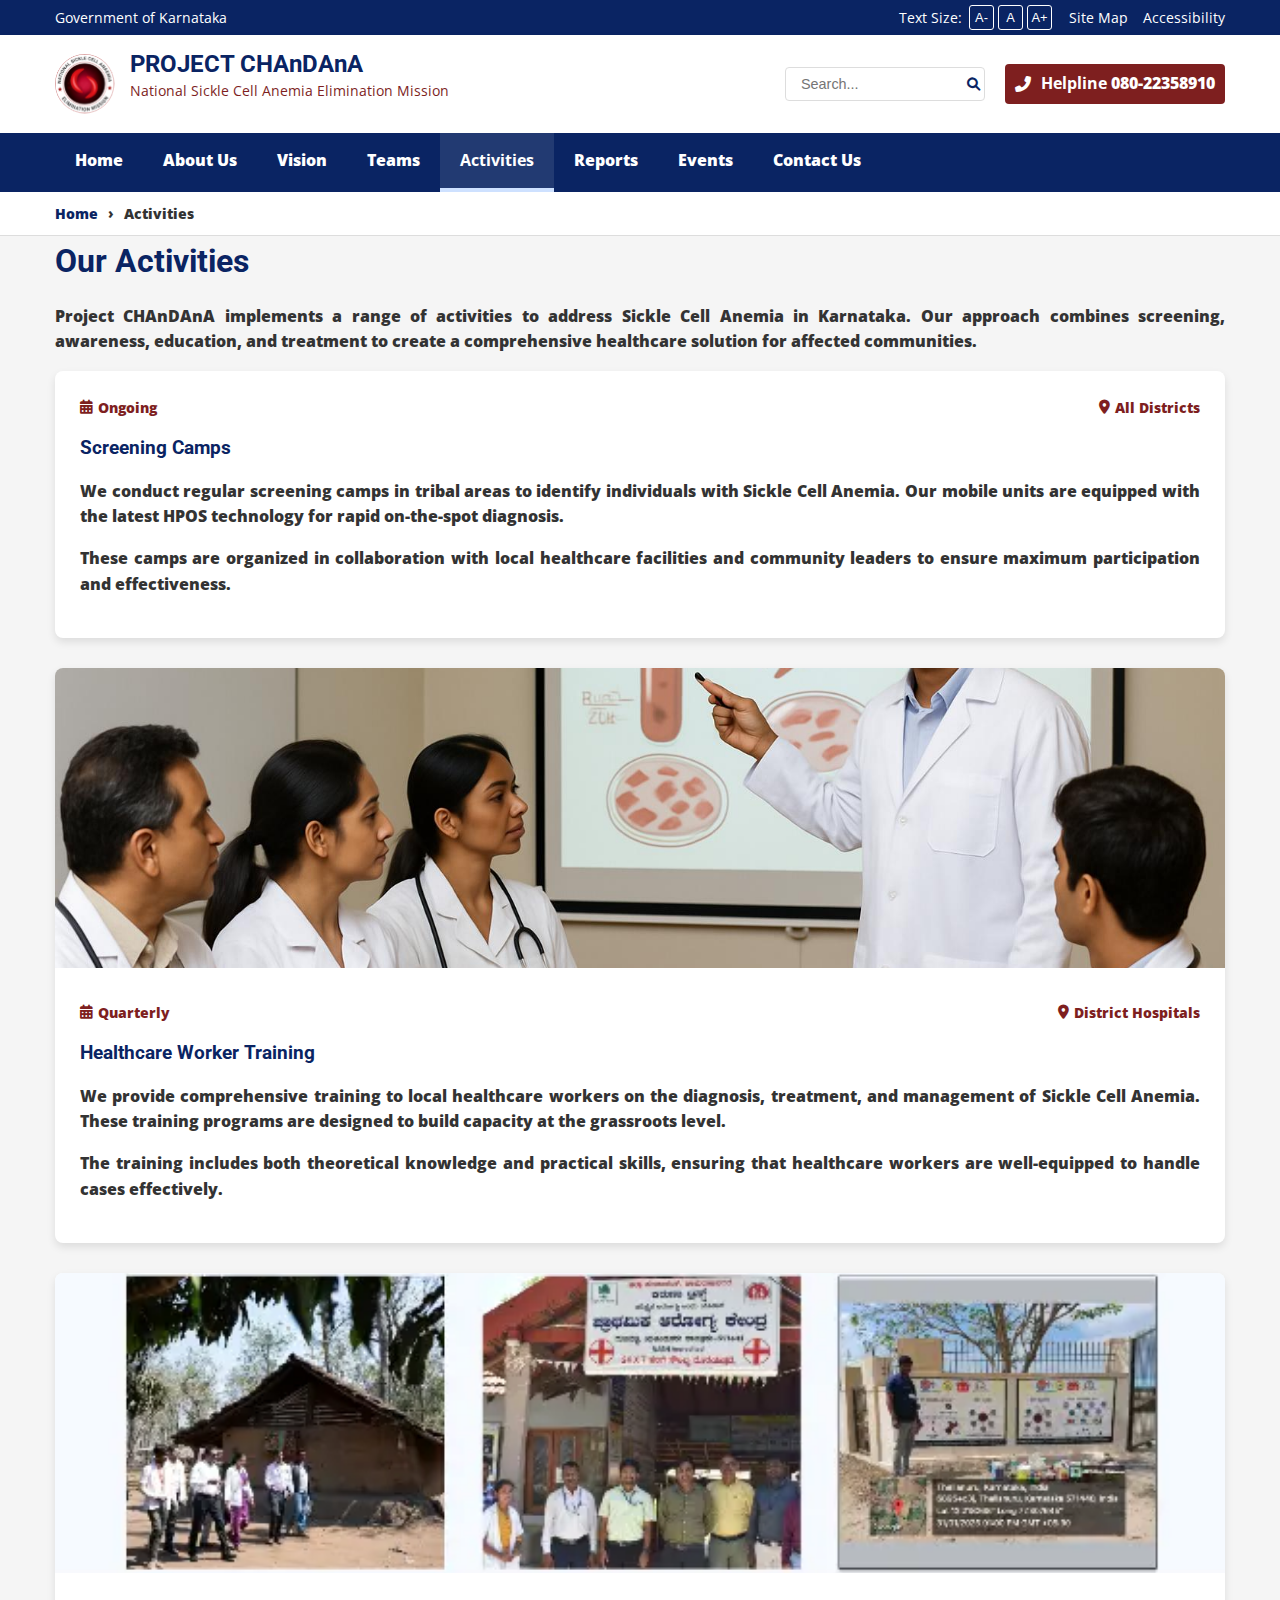
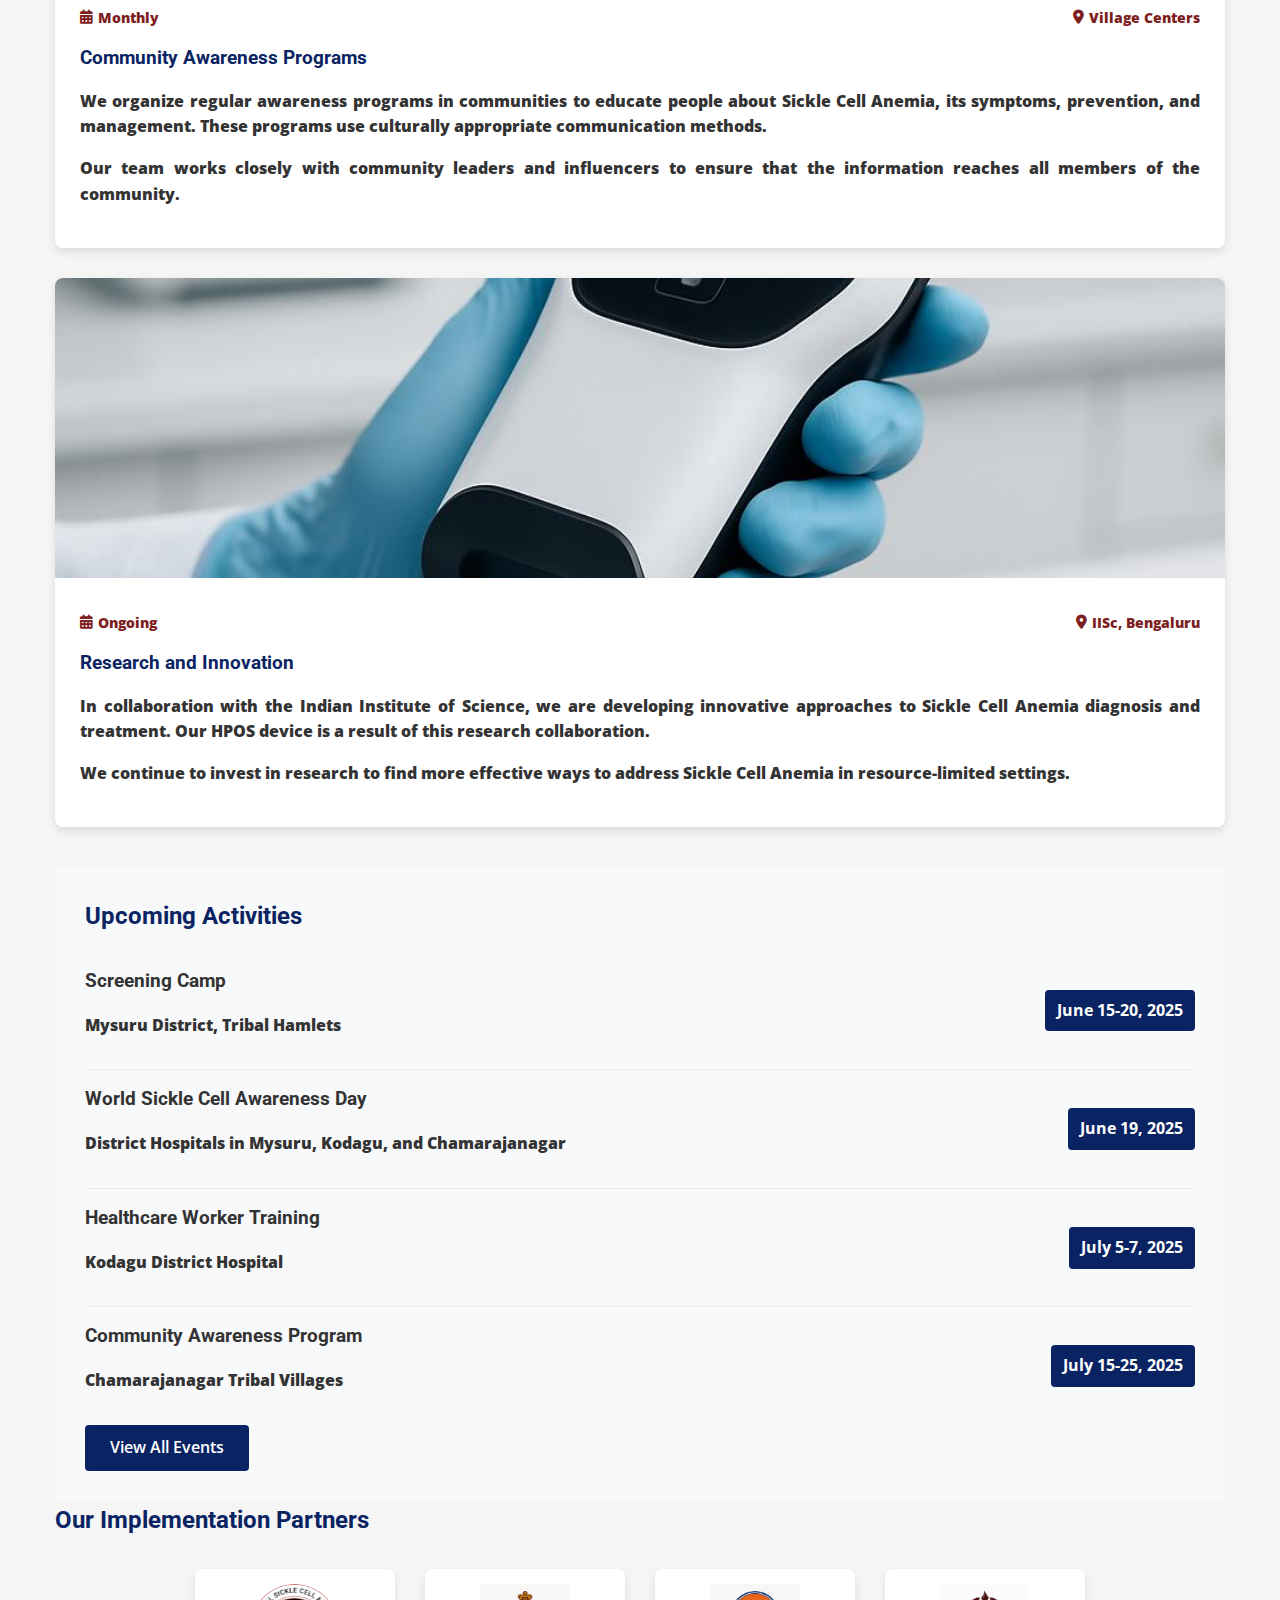
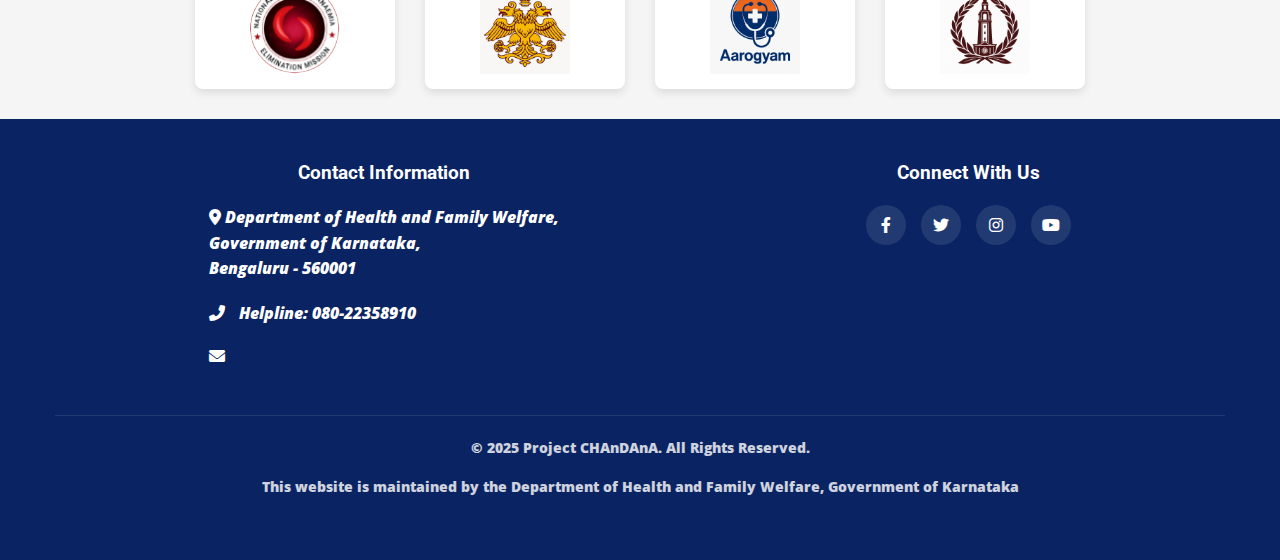
<file: activities.html>
<!DOCTYPE html>
<html lang="en">
<head>
    <meta charset="UTF-8">
    <meta name="viewport" content="width=device-width, initial-scale=1.0">
    <title>Project CHAnDAnA - Activities</title>
    <link rel="stylesheet" href="css/govt-style.css">
    <link rel="stylesheet" href="css/partners.css">
    <link rel="stylesheet" href="https://cdnjs.cloudflare.com/ajax/libs/font-awesome/6.0.0-beta3/css/all.min.css">
    <link href="https://fonts.googleapis.com/css2?family=Roboto:wght@400;500;700&family=Open+Sans:wght@400;600&display=swap" rel="stylesheet">
    <style>
        .activity-card {
            background-color: #fff;
            border-radius: 8px;
            box-shadow: 0 4px 8px rgba(0, 0, 0, 0.1);
            overflow: hidden;
            margin-bottom: 30px;
            transition: transform 0.3s ease;
        }
        
        .activity-card:hover {
            transform: translateY(-5px);
        }
        
        .activity-image {
            width: 100%;
            height: 300px;
            object-fit: cover;
        }
        
        .activity-content {
            padding: 25px;
        }
        
        .activity-content h3 {
            color: var(--primary-color);
            margin-bottom: 15px;
        }
        
        .activity-meta {
            display: flex;
            justify-content: space-between;
            margin-bottom: 15px;
            color: var(--secondary-color);
            font-size: 0.9rem;
        }
        
        .activity-meta span {
            display: flex;
            align-items: center;
        }
        
        .activity-meta i {
            margin-right: 5px;
        }
        
        .upcoming-activities {
            background-color: #f8f9fa;
            padding: 30px;
            border-radius: 8px;
            margin-top: 40px;
        }
        
        .upcoming-list {
            list-style-type: none;
            padding: 0;
        }
        
        .upcoming-list li {
            padding: 15px 0;
            border-bottom: 1px solid #e9ecef;
            display: flex;
            justify-content: space-between;
            align-items: center;
        }
        
        .upcoming-list li:last-child {
            border-bottom: none;
        }
        
        .upcoming-date {
            background-color: var(--primary-color);
            color: white;
            padding: 8px 12px;
            border-radius: 4px;
            font-weight: bold;
        }
    </style>
<link rel="stylesheet" href="css/responsive.css">
</head>
<body>
    <!-- Skip to Main Content Link for Accessibility -->
    <a href="#main-content" class="skip-to-content">Skip to main content</a>
    
    <!-- Top Bar -->
    <div class="top-bar">
        <div class="container">
            <div class="top-bar-content">
                <div class="top-bar-left">
                    <span>Government of Karnataka</span>
                </div>
                <div class="top-bar-right">
                    <div class="font-size-controls" aria-label="Change font size">
                        <span>Text Size:</span>
                        <button class="font-size-btn" id="decrease-font" aria-label="Decrease font size">A-</button>
                        <button class="font-size-btn" id="default-font" aria-label="Default font size">A</button>
                        <button class="font-size-btn" id="increase-font" aria-label="Increase font size">A+</button>
                    </div>
                    <a href="#" aria-label="Site Map">Site Map</a>
                    <a href="#" aria-label="Accessibility Statement">Accessibility</a>
                </div>
            </div>
        </div>
    </div>

    <!-- Header Section -->
    <header>
        <div class="container">
            <div class="header-main">
                <div class="logo">
                    <img src="images/nsa.svg" alt="National Sickle Cell Anemia Elimination Mission Logo" width="80" height="80">
                    <div class="logo-text">
                        <h1>PROJECT CHAnDAnA</h1>
                        <p>National Sickle Cell Anemia Elimination Mission</p>
                    </div>
                </div>
                <div class="header-right">
                    <div class="search-bar">
                        <label for="search" class="visually-hidden">Search</label>
                        <input type="text" id="search" placeholder="Search..." aria-label="Search">
                        <button type="submit" aria-label="Submit search"><i class="fas fa-search"></i></button>
                    </div>
                    <div class="helpline">
                        <a href="tel:08022358910" aria-label="Call helpline">
                            <i class="fas fa-phone-alt"></i>
                            <span><b>Helpline<b/> 080-22358910</span>
                        </a>
                    </div>
                    <div class="menu-toggle" aria-label="Toggle menu" aria-expanded="false" aria-controls="main-nav">
                        <i class="fas fa-bars"></i>
                    </div>
                </div>
            </div>
        </div>
        <nav id="main-nav" role="navigation" aria-label="Main navigation">
            <div class="container">
                <ul class="main-menu">
                    <li><a href="index.html">Home</a></li>
                    <li><a href="about.html">About Us</a></li>
                    <li><a href="vision.html">Vision</a></li>
                    <li><a href="teams.html">Teams</a></li>
                    <li><a href="activities.html" class="active" aria-current="page">Activities</a></li>
                    <li><a href="reports.html">Reports</a></li>
                    <li><a href="events.html">Events</a></li>
                    <li><a href="contact.html">Contact Us</a></li>
                </ul>
            </div>
        </nav>
    </header>

    <!-- Breadcrumb -->
    <div class="breadcrumb" aria-label="Breadcrumb">
        <div class="container">
            <ul>
                <li><a href="index.html">Home</a></li>
                <li>Activities</li>
            </ul>
        </div>
    </div>

    <!-- Main Content -->
    <main id="main-content">
        <div class="container">
            <h1 class="page-title">Our Activities</h1>
            
            <section class="activities-intro">
                <p>Project CHAnDAnA implements a range of activities to address Sickle Cell Anemia in Karnataka. Our approach combines screening, awareness, education, and treatment to create a comprehensive healthcare solution for affected communities.</p>
            </section>
            
            <section class="activities-grid">
                <div class="row">
                    <div class="col-md-6">
                        <div class="activity-card">
                            <!-- <img src="images/activities.png" alt="Screening Camp" class="activity-image"> -->
                            <div class="activity-content">
                                <div class="activity-meta">
                                    <span><i class="fas fa-calendar-alt"></i> Ongoing</span>
                                    <span><i class="fas fa-map-marker-alt"></i> All Districts</span>
                                </div>
                                <h3>Screening Camps</h3>
                                <p>We conduct regular screening camps in tribal areas to identify individuals with Sickle Cell Anemia. Our mobile units are equipped with the latest HPOS technology for rapid on-the-spot diagnosis.</p>
                                <p>These camps are organized in collaboration with local healthcare facilities and community leaders to ensure maximum participation and effectiveness.</p>
                            </div>
                        </div>
                    </div>
                    <div class="col-md-6">
                        <div class="activity-card">
                            <img src="images/training/healthcare-training.jpg" alt="Healthcare Worker Training" class="activity-image">
                            <div class="activity-content">
                                <div class="activity-meta">
                                    <span><i class="fas fa-calendar-alt"></i> Quarterly</span>
                                    <span><i class="fas fa-map-marker-alt"></i> District Hospitals</span>
                                </div>
                                <h3>Healthcare Worker Training</h3>
                                <p>We provide comprehensive training to local healthcare workers on the diagnosis, treatment, and management of Sickle Cell Anemia. These training programs are designed to build capacity at the grassroots level.</p>
                                <p>The training includes both theoretical knowledge and practical skills, ensuring that healthcare workers are well-equipped to handle cases effectively.</p>
                            </div>
                        </div>
                    </div>
                </div>
                <div class="row">
                    <div class="col-md-6">
                        <div class="activity-card">
                            <img src="images/events.jpg" alt="Community Awareness Programs" class="activity-image">
                            <div class="activity-content">
                                <div class="activity-meta">
                                    <span><i class="fas fa-calendar-alt"></i> Monthly</span>
                                    <span><i class="fas fa-map-marker-alt"></i> Village Centers</span>
                                </div>
                                <h3>Community Awareness Programs</h3>
                                <p>We organize regular awareness programs in communities to educate people about Sickle Cell Anemia, its symptoms, prevention, and management. These programs use culturally appropriate communication methods.</p>
                                <p>Our team works closely with community leaders and influencers to ensure that the information reaches all members of the community.</p>
                            </div>
                        </div>
                    </div>
                    <div class="col-md-6">
                        <div class="activity-card">
                            <img src="images/banners/technology-innovation.jpg" alt="Research and Innovation" class="activity-image">
                            <div class="activity-content">
                                <div class="activity-meta">
                                    <span><i class="fas fa-calendar-alt"></i> Ongoing</span>
                                    <span><i class="fas fa-map-marker-alt"></i> IISc, Bengaluru</span>
                                </div>
                                <h3>Research and Innovation</h3>
                                <p>In collaboration with the Indian Institute of Science, we are developing innovative approaches to Sickle Cell Anemia diagnosis and treatment. Our HPOS device is a result of this research collaboration.</p>
                                <p>We continue to invest in research to find more effective ways to address Sickle Cell Anemia in resource-limited settings.</p>
                            </div>
                        </div>
                    </div>
                </div>
            </section>
            
            <section class="upcoming-activities">
                <h2>Upcoming Activities</h2>
                <ul class="upcoming-list">
                    <li>
                        <div>
                            <h3>Screening Camp</h3>
                            <p>Mysuru District, Tribal Hamlets</p>
                        </div>
                        <span class="upcoming-date">June 15-20, 2025</span>
                    </li>
                    <li>
                        <div>
                            <h3>World Sickle Cell Awareness Day</h3>
                            <p>District Hospitals in Mysuru, Kodagu, and Chamarajanagar</p>
                        </div>
                        <span class="upcoming-date">June 19, 2025</span>
                    </li>
                    <li>
                        <div>
                            <h3>Healthcare Worker Training</h3>
                            <p>Kodagu District Hospital</p>
                        </div>
                        <span class="upcoming-date">July 5-7, 2025</span>
                    </li>
                    <li>
                        <div>
                            <h3>Community Awareness Program</h3>
                            <p>Chamarajanagar Tribal Villages</p>
                        </div>
                        <span class="upcoming-date">July 15-25, 2025</span>
                    </li>
                </ul>
                <div class="text-center mt-4">
                    <a href="events.html" class="btn btn-primary">View All Events</a>
                </div>
            </section>
            
            <section class="partners-section">
                <h2>Our Implementation Partners</h2>
                <div class="partners-logo-container">
                    <div class="partner-logo">
                        <img src="images/nsa.svg" alt="National Sickle Cell Anemia Elimination Mission">
                    </div>
                    <div class="partner-logo">
                        <img src="images/karnataka-logo.png" alt="Government of Karnataka">
                    </div>
                    <div class="partner-logo">
                        <img src="images/indianoil-logo.png" alt="IndianOil Aarogyam">
                    </div>
                    <div class="partner-logo">
                        <img src="images/iisc-logo.png" alt="Indian Institute of Science">
                    </div>
                </div>
            </section>
        </div>
    </main>

    <!-- Footer Section -->
    <footer role="contentinfo">
        <div class="container">
            <div class="footer-content">
                
                <div class="footer-section">
                    <h3>Contact Information</h3>
                    <address>
                        <p><i class="fas fa-map-marker-alt"></i> Department of Health and Family Welfare,<br>Government of Karnataka,<br>Bengaluru - 560001</p>
                        <p><i class="fas fa-phone-alt"></i> Helpline: 080-22358910</p>
                        <p><i class="fas fa-envelope"></i> <a href="mailto:"></a></p>
                    </address>
                </div>
                <div class="footer-section">
                    <h3>Connect With Us</h3>
                    <div class="social-links">
                        <a href="#" aria-label="Facebook"><i class="fab fa-facebook-f"></i></a>
                        <a href="#" aria-label="Twitter"><i class="fab fa-twitter"></i></a>
                        <a href="#" aria-label="Instagram"><i class="fab fa-instagram"></i></a>
                        <a href="#" aria-label="YouTube"><i class="fab fa-youtube"></i></a>
                    </div>
                </div>
            </div>
            <div class="footer-bottom">
                <p>&copy; 2025 Project CHAnDAnA. All Rights Reserved.</p>
                <p>This website is maintained by the Department of Health and Family Welfare, Government of Karnataka</p>
                <div class="footer-links">
                    <a href="#">Terms of Use</a>
                    <a href="#">Privacy Policy</a>
                    <a href="#">Copyright Policy</a>
                    <a href="#">Hyperlinking Policy</a>
                    <a href="#">Accessibility Statement</a>
                </div>
            </div>
        </div>
    </footer>

    <script src="js/accessibility.js"></script>
</body>
</html>
</file>
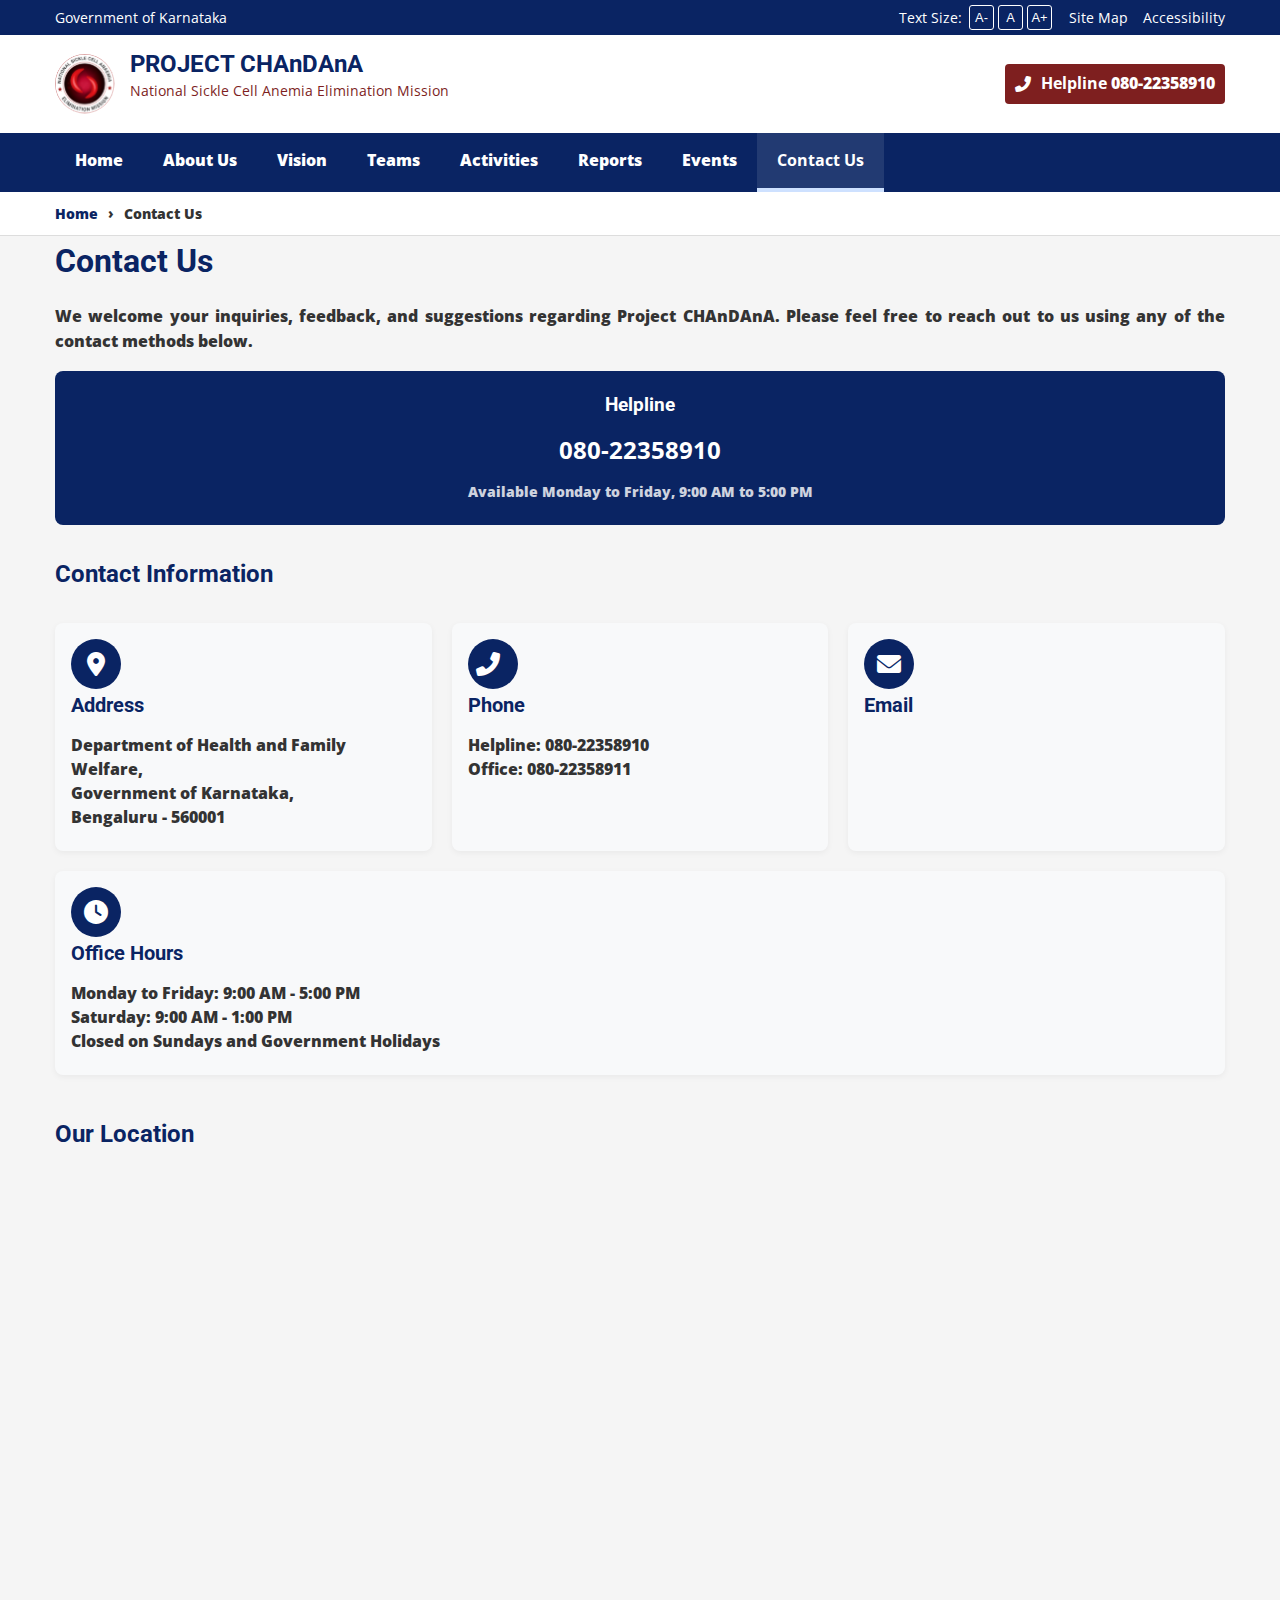
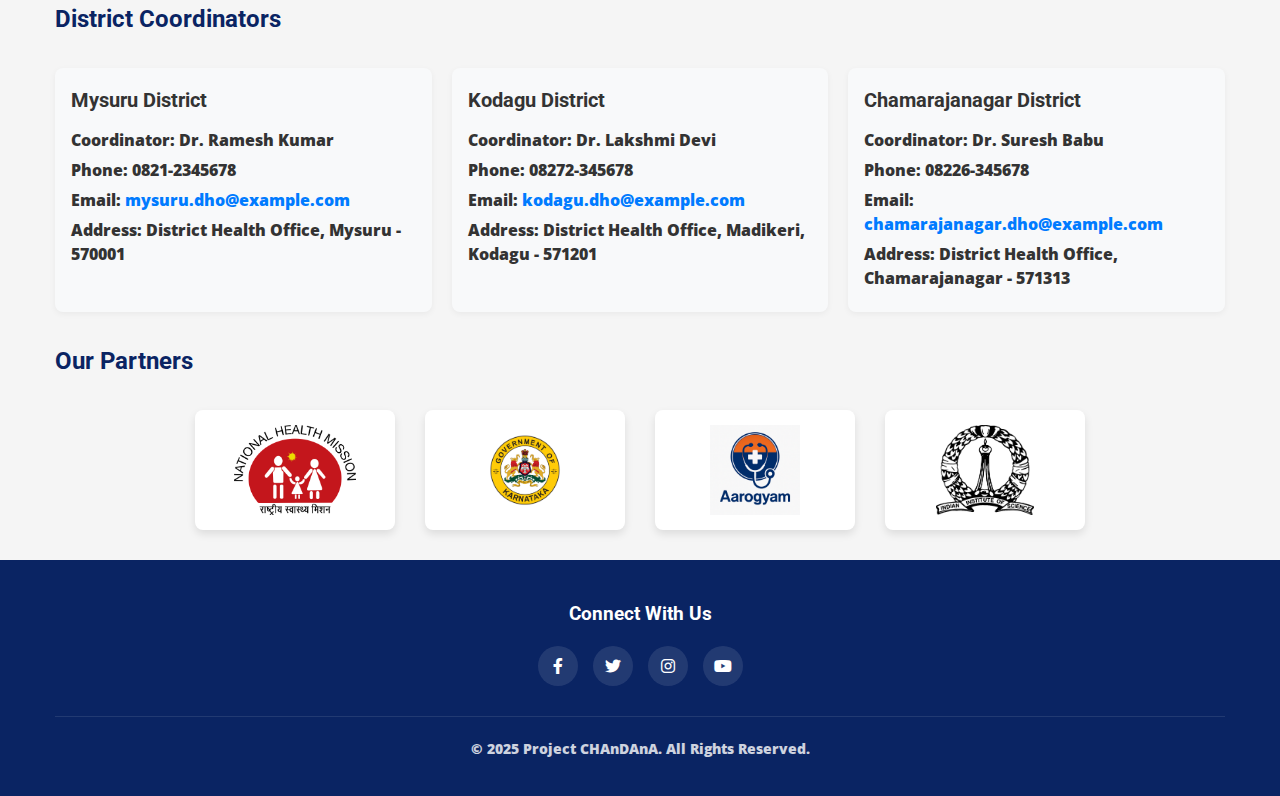
<file: contact.html>
<!DOCTYPE html>
<html lang="en">
<head>
    <meta charset="UTF-8">
    <meta name="viewport" content="width=device-width, initial-scale=1.0">
    <title>Project CHAnDAnA - Contact Us</title>
    <link rel="stylesheet" href="css/govt-style.css">
    <link rel="stylesheet" href="css/partners.css">
    <link rel="stylesheet" href="https://cdnjs.cloudflare.com/ajax/libs/font-awesome/6.0.0-beta3/css/all.min.css">
    <link href="https://fonts.googleapis.com/css2?family=Roboto:wght@400;500;700&family=Open+Sans:wght@400;600&display=swap" rel="stylesheet">
    <style>
        .contact-section {
            margin-bottom: 40px;
        }
        
        .contact-info {
            background-color: #f8f9fa;
            padding: 30px;
            border-radius: 8px;
            margin-bottom: 30px;
        }
        
        .contact-info-item {
            display: flex;
            margin-bottom: 20px;
        }
        
        .contact-info-item:last-child {
            margin-bottom: 0;
        }
        
        .contact-icon {
            width: 50px;
            height: 50px;
            background-color: var(--primary-color);
            border-radius: 50%;
            display: flex;
            justify-content: center;
            align-items: center;
            margin-right: 20px;
            flex-shrink: 0;
        }
        
        .contact-icon i {
            color: white;
            font-size: 1.5rem;
        }
        
        .contact-details h3 {
            color: var(--primary-color);
            margin-bottom: 5px;
        }
        
        .contact-form {
            background-color: #fff;
            padding: 30px;
            border-radius: 8px;
            box-shadow: 0 4px 8px rgba(0, 0, 0, 0.1);
        }
        
        .form-group {
            margin-bottom: 20px;
        }
        
        .form-group label {
            display: block;
            margin-bottom: 5px;
            font-weight: bold;
        }
        
        .form-control {
            width: 100%;
            padding: 10px;
            border: 1px solid #ddd;
            border-radius: 4px;
            font-size: 1rem;
        }
        
        textarea.form-control {
            height: 150px;
            resize: vertical;
        }
        
        .form-check {
            display: flex;
            align-items: flex-start;
            margin-bottom: 20px;
        }
        
        .form-check-input {
            margin-right: 10px;
            margin-top: 5px;
        }
        
        .map-container {
            height: 400px;
            border-radius: 8px;
            overflow: hidden;
            margin-bottom: 30px;
        }
        
        .map-container iframe {
            width: 100%;
            height: 100%;
            border: 0;
        }
        
        .helpline-box {
            background-color: var(--primary-color);
            color: white;
            padding: 20px;
            border-radius: 8px;
            margin-bottom: 30px;
            text-align: center;
        }
        
        .helpline-box h3 {
            margin-bottom: 10px;
        }
        
        .helpline-number {
            font-size: 1.5rem;
            font-weight: bold;
            display: block;
            margin-bottom: 10px;
        }
        
        .helpline-time {
            font-size: 0.9rem;
            opacity: 0.8;
        }
    
  .districts-container {
    display: flex;
    flex-wrap: wrap;
    gap: 20px;
    justify-content: space-between;
    margin: 30px 0;
  }

  .contact-info-box {
    flex: 1 1 calc(33.333% - 20px);
    background-color: #f8f9fa;
    padding: 16px;
    border-radius: 8px;
    box-shadow: 0 2px 6px rgba(0, 0, 0, 0.05);
    min-width: 280px;
  }

  .contact-info-box h3 {
    margin-bottom: 12px;
    font-size: 1.25rem;
  }

  .contact-info-box p {
    margin-bottom: 6px;
    line-height: 1.5;
    text-align: left;
  }

  .contact-info-box a {
    color: #007bff;
    text-decoration: none;
  }

  @media (max-width: 768px) {
    .contact-info-box {
      flex: 1 1 100%;
    }
  }
    </style>
<link rel="stylesheet" href="css/responsive.css">
</head>
<body>
    <!-- Skip to Main Content Link for Accessibility -->
    <a href="#main-content" class="skip-to-content">Skip to main content</a>
    
    <!-- Top Bar -->
    <div class="top-bar">
        <div class="container">
            <div class="top-bar-content">
                <div class="top-bar-left">
                    <span>Government of Karnataka</span>
                </div>
                <div class="top-bar-right">
                    <div class="font-size-controls" aria-label="Change font size">
                        <span>Text Size:</span>
                        <button class="font-size-btn" id="decrease-font" aria-label="Decrease font size">A-</button>
                        <button class="font-size-btn" id="default-font" aria-label="Default font size">A</button>
                        <button class="font-size-btn" id="increase-font" aria-label="Increase font size">A+</button>
                    </div>
                    <a href="#" aria-label="Site Map">Site Map</a>
                    <a href="#" aria-label="Accessibility Statement">Accessibility</a>
                </div>
            </div>
        </div>
    </div>

    <!-- Header Section -->
    <header>
        <div class="container">
            <div class="header-main">
                <div class="logo">
                    <img src="images/nsa.svg" alt="National Sickle Cell Anemia Elimination Mission Logo" width="80" height="80">
                    <div class="logo-text">
                        <h1>PROJECT CHAnDAnA</h1>
                        <p>National Sickle Cell Anemia Elimination Mission</p>
                    </div>
                </div>
                <div class="header-right">
                    
                    <div class="helpline">
                        <a href="tel:08022358910" aria-label="Call helpline">
                            <i class="fas fa-phone-alt"></i>
                            <span><b>Helpline<b/> 080-22358910</span>
                        </a>
                    </div>
                    <div class="menu-toggle" aria-label="Toggle menu" aria-expanded="false" aria-controls="main-nav">
                        <i class="fas fa-bars"></i>
                    </div>
                </div>
            </div>
        </div>
        <nav id="main-nav" role="navigation" aria-label="Main navigation">
            <div class="container">
                <ul class="main-menu">
                    <li><a href="index.html">Home</a></li>
                    <li><a href="about.html">About Us</a></li>
                    <li><a href="vision.html">Vision</a></li>
                    <li><a href="teams.html">Teams</a></li>
                    <li><a href="activities.html">Activities</a></li>
                    <li><a href="reports.html">Reports</a></li>
                    <li><a href="events.html">Events</a></li>
                    <li><a href="contact.html" class="active" aria-current="page">Contact Us</a></li>
                </ul>
            </div>
        </nav>
    </header>

    <!-- Breadcrumb -->
    <div class="breadcrumb" aria-label="Breadcrumb">
        <div class="container">
            <ul>
                <li><a href="index.html">Home</a></li>
                <li>Contact Us</li>
            </ul>
        </div>
    </div>

    <!-- Main Content -->
    <main id="main-content">
        <div class="container">
            <h1 class="page-title">Contact Us</h1>
            
            <section class="contact-intro">
                <p>We welcome your inquiries, feedback, and suggestions regarding Project CHAnDAnA. Please feel free to reach out to us using any of the contact methods below.</p>
            </section>
            
            <div class="helpline-box">
                <h3>Helpline</h3>
                <span class="helpline-number">080-22358910</span>
                <span class="helpline-time">Available Monday to Friday, 9:00 AM to 5:00 PM</span>
            </div>
             <section class="district-contacts">
            <div class="row">
                <div class="col-md-6">
                     
                    <section class="contact-section">
                        <h2>Contact Information</h2>
                        <div class="districts-container">
                            <div class="contact-info-box">
                                <div class="contact-icon">
                                    <i class="fas fa-map-marker-alt"></i>
                                </div>
                                <div class="contact-details">
                                    <h3>Address</h3>
                                    <p>Department of Health and Family Welfare,<br>Government of Karnataka,<br>Bengaluru - 560001</p>
                                </div>
                            </div>
                            <div class="contact-info-box">
                                <div class="contact-icon">
                                    <i class="fas fa-phone-alt"></i>
                                </div>
                                <div class="contact-details">
                                    <h3>Phone</h3>
                                    <p>Helpline: 080-22358910<br>Office: 080-22358911</p>
                                </div>
                            </div>
                            <div class="contact-info-box">
                                <div class="contact-icon">
                                    <i class="fas fa-envelope"></i>
                                </div>
                                <div class="contact-details">
                                    <h3>Email</h3>
                                    <p><a href="mailto:"></a><br>
                                    <!-- <a href="mailto:support@projectchandana.gov.in">support@projectchandana.gov.in</a></p> -->
                                </div>
                            </div>
                            <div class="contact-info-box">
                                <div class="contact-icon">
                                    <i class="fas fa-clock"></i>
                                </div>
                                <div class="contact-details">
                                    <h3>Office Hours</h3>
                                    <p>Monday to Friday: 9:00 AM - 5:00 PM<br>Saturday: 9:00 AM - 1:00 PM<br>Closed on Sundays and Government Holidays</p>
                                </div>
                            </div>
                        </div>
                    </section>
                </div>
                <div class="col-md-6">
                    <!-- <section class="contact-section">
                        <h2>Send Us a Message</h2>
                        <div class="contact-form">
                            <form action="#" method="post">
                                <div class="form-group">
                                    <label for="name">Name</label>
                                    <input type="text" class="form-control" id="name" name="name" required>
                                </div>
                                <div class="form-group">
                                    <label for="email">Email</label>
                                    <input type="email" class="form-control" id="email" name="email" required>
                                </div>
                                <div class="form-group">
                                    <label for="phone">Phone</label>
                                    <input type="tel" class="form-control" id="phone" name="phone">
                                </div>
                                <div class="form-group">
                                    <label for="subject">Subject</label>
                                    <input type="text" class="form-control" id="subject" name="subject" required>
                                </div>
                                <div class="form-group">
                                    <label for="message">Message</label>
                                    <textarea class="form-control" id="message" name="message" required></textarea>
                                </div>
                                <div class="form-check">
                                    <input type="checkbox" class="form-check-input" id="consent" name="consent" required>
                                    <label class="form-check-label" for="consent">I consent to the processing of my personal data in accordance with the privacy policy.</label>
                                </div>
                                <button type="submit" class="btn btn-primary">Send Message</button>
                            </form>
                        </div>
                    </section> -->
                </div>
             
            </div>
               </section>
            
            <section class="map-section">
                <h2>Our Location</h2>
                <div class="map-container">
                    <iframe src="https://www.google.com/maps/embed?pb=!1m18!1m12!1m3!1d3887.9932373261!2d77.58795931482266!3d12.972096990855802!2m3!1f0!2f0!3f0!3m2!1i1024!2i768!4f13.1!3m3!1m2!1s0x3bae1662d81c089f%3A0x71f8ffcae0544b6!2sVidhana%20Soudha!5e0!3m2!1sen!2sin!4v1623145678901!5m2!1sen!2sin" allowfullscreen="" loading="lazy" title="Map showing our office location"></iframe>
                </div>
            </section>
            
            <section class="district-contacts">
                <h2>District Coordinators</h2>
              
                <div class="districts-container">
  <div class="contact-info-box">
    <h3>Mysuru District</h3>
    <p><strong>Coordinator:</strong> Dr. Ramesh Kumar</p>
    <p><strong>Phone:</strong> 0821-2345678</p>
    <p><strong>Email:</strong> <a href="mailto:mysuru.dho@example.com">mysuru.dho@example.com</a></p>
    <p><strong>Address:</strong> District Health Office, Mysuru - 570001</p>
  </div>
  
  <div class="contact-info-box">
    <h3>Kodagu District</h3>
    <p><strong>Coordinator:</strong> Dr. Lakshmi Devi</p>
    <p><strong>Phone:</strong> 08272-345678</p>
    <p><strong>Email:</strong> <a href="mailto:kodagu.dho@example.com">kodagu.dho@example.com</a></p>
    <p><strong>Address:</strong> District Health Office, Madikeri, Kodagu - 571201</p>
  </div>
  
  <div class="contact-info-box">
    <h3>Chamarajanagar District</h3>
    <p><strong>Coordinator:</strong> Dr. Suresh Babu</p>
    <p><strong>Phone:</strong> 08226-345678</p>
    <p><strong>Email:</strong> <a href="mailto:chamarajanagar.dho@example.com">chamarajanagar.dho@example.com</a></p>
    <p><strong>Address:</strong> District Health Office, Chamarajanagar - 571313</p>
  </div>
</div>
            </section>
            
            <section class="partners-section">
                <h2>Our Partners</h2>
                <div class="partners-logo-container">
                    <div class="partner-logo">
                        <img src="images/healthmission.png" alt="National Sickle Cell Anemia Elimination Mission">
                    </div>
                    <div class="partner-logo">
                        <img src="images/karnatka.png" alt="Government of Karnataka">
                    </div>
                    <div class="partner-logo">
                        <img src="images/indianoil-logo.png" alt="IndianOil Aarogyam">
                    </div>
                    <div class="partner-logo">
                        <img src="images/isim.png" alt="Indian Institute of Science">
                    </div>
                </div>
            </section>
        </div>
    </main>

    <!-- Footer Section -->
    <footer role="contentinfo">
        <div class="container">
            <div class="footer-content">
                
                <!-- <div class="footer-section">
                    <h3>Contact Information</h3>
                    <address>
                        <p><i class="fas fa-map-marker-alt"></i> Department of Health and Family Welfare,<br>Government of Karnataka,<br>Bengaluru - 560001</p>
                        <p><i class="fas fa-phone-alt"></i> Helpline: 080-22358910</p>
                        <p><i class="fas fa-envelope"></i> <a href="mailto:"></a></p>
                    </address>
                </div> -->
                <div class="footer-section">
                    <h3>Connect With Us</h3>
                    <div class="social-links">
                        <a href="#" aria-label="Facebook"><i class="fab fa-facebook-f"></i></a>
                        <a href="#" aria-label="Twitter"><i class="fab fa-twitter"></i></a>
                        <a href="#" aria-label="Instagram"><i class="fab fa-instagram"></i></a>
                        <a href="#" aria-label="YouTube"><i class="fab fa-youtube"></i></a>
                    </div>
                </div>
            </div>
            <div class="footer-bottom">
                <p>&copy; 2025 Project CHAnDAnA. All Rights Reserved.</p>
                <p></p>
                
            </div>
        </div>
    </footer>

    <script src="js/accessibility.js"></script>
</body>
</html>
</file>
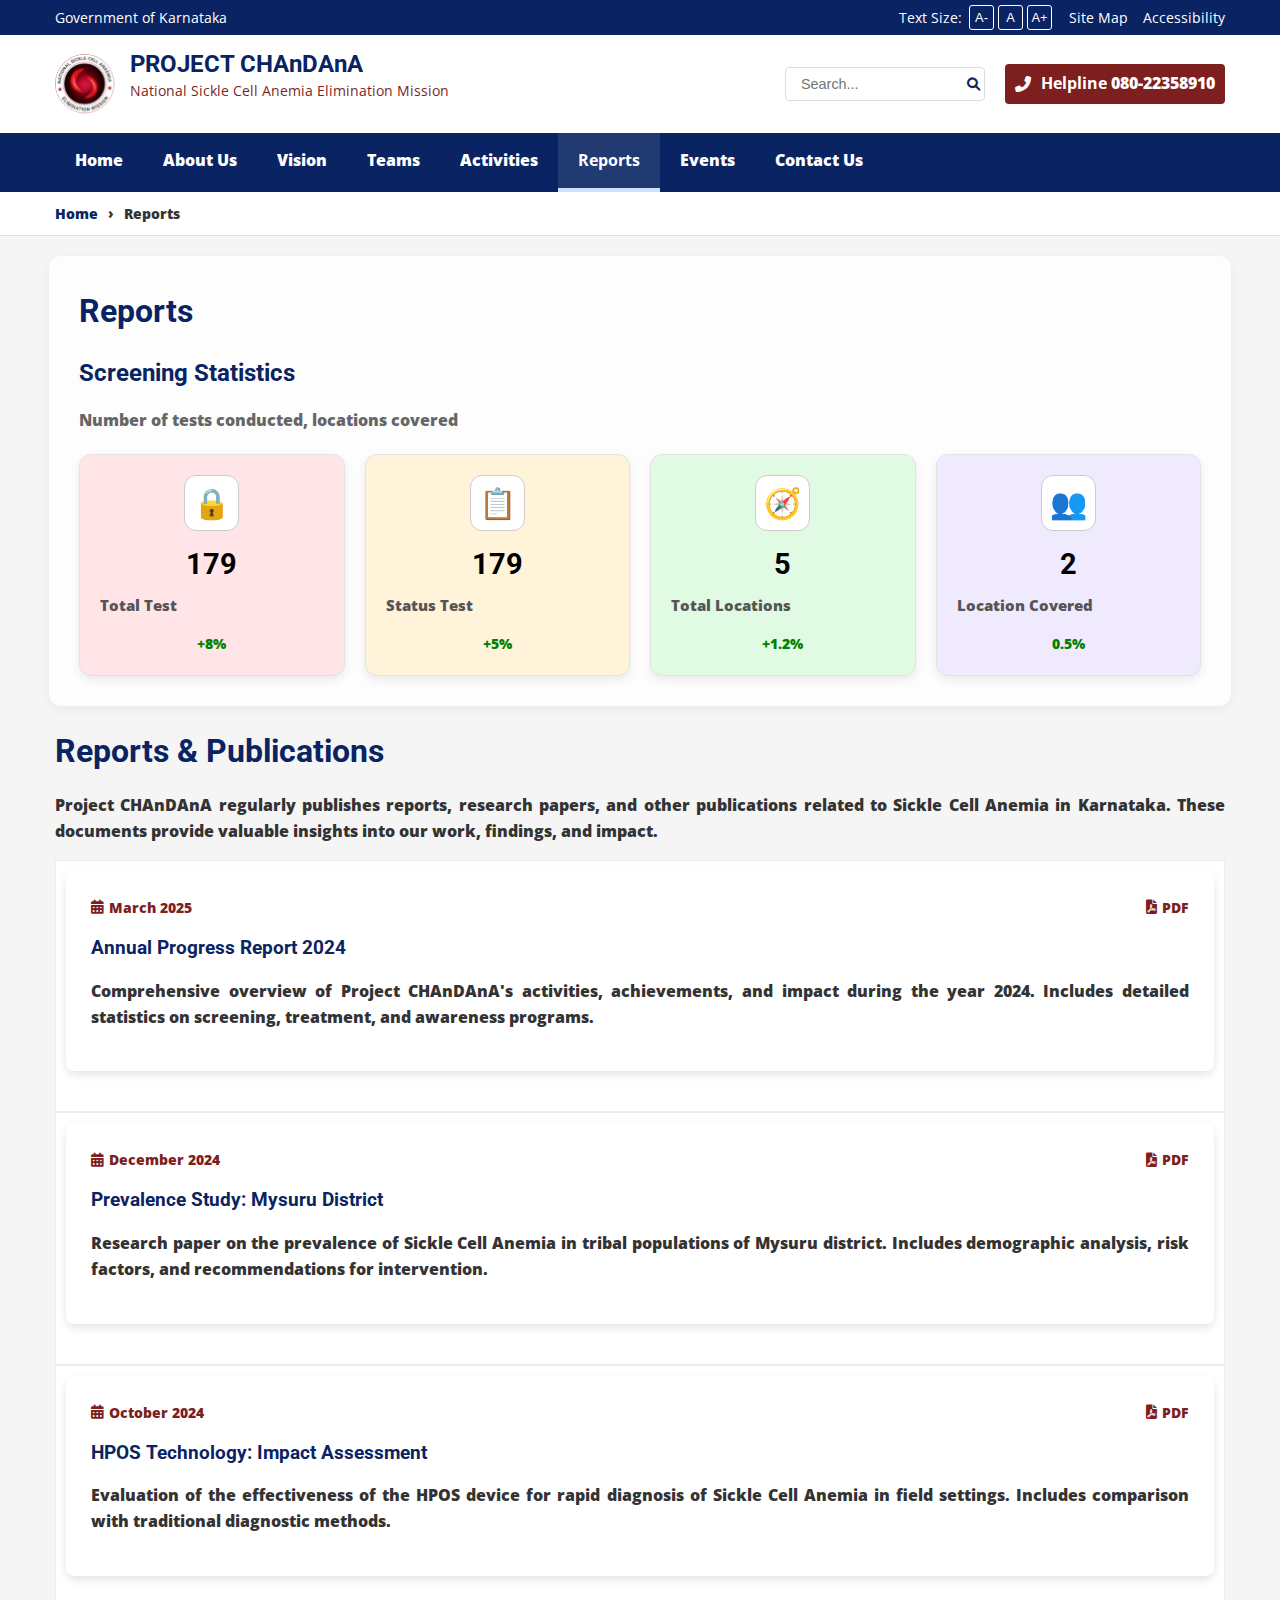
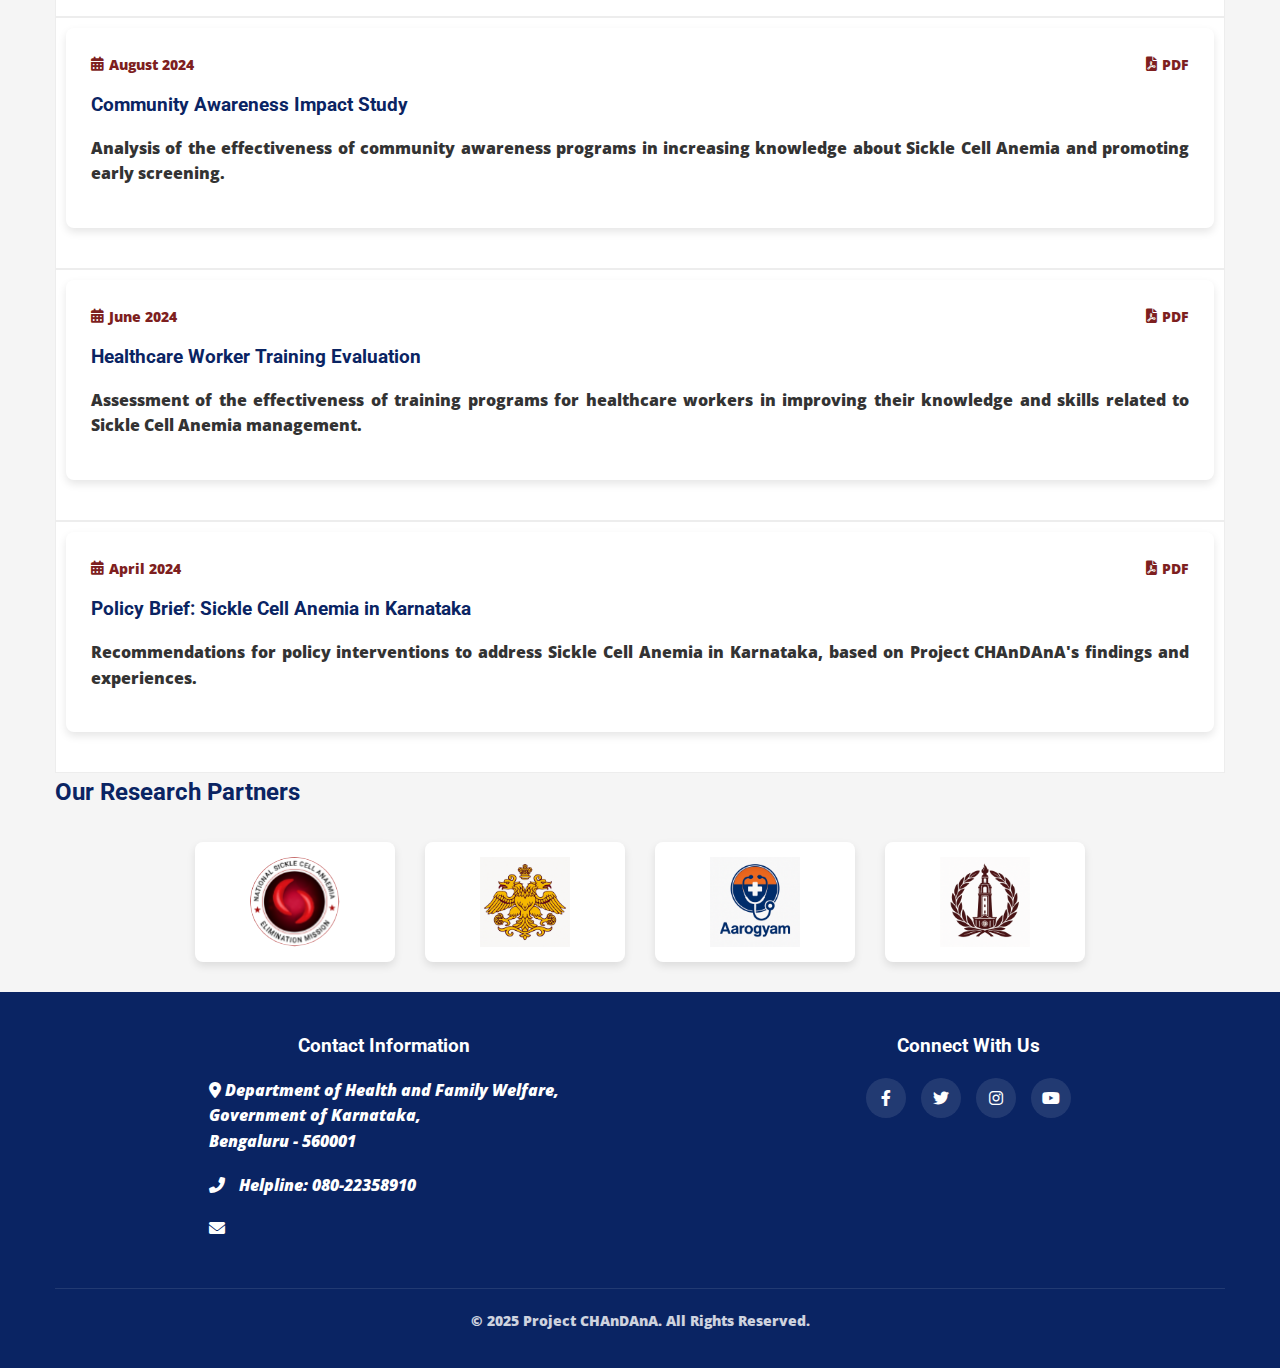
<file: reports.html>
<!DOCTYPE html>
<html lang="en">
<head>
    <meta charset="UTF-8">
    <meta name="viewport" content="width=device-width, initial-scale=1.0">
    <title>Project CHAnDAnA - Reports</title>
    <link rel="stylesheet" href="css/govt-style.css">
    <link rel="stylesheet" href="css/partners.css">
    <link rel="stylesheet" href="https://cdnjs.cloudflare.com/ajax/libs/font-awesome/6.0.0-beta3/css/all.min.css">
    <link href="https://fonts.googleapis.com/css2?family=Roboto:wght@400;500;700&family=Open+Sans:wght@400;600&display=swap" rel="stylesheet">
    <style>
        .report-card {
            background-color: #fff;
            border-radius: 8px;
            box-shadow: 0 4px 8px rgba(0, 0, 0, 0.1);
            overflow: hidden;
            margin-bottom: 30px;
            transition: transform 0.3s ease;
            display: flex;
            flex-direction: column;
            height: 100%;
        }
        
        .report-card:hover {
            transform: translateY(-5px);
        }
        
        .report-image {
            width: 100%;
            height: 200px;
            object-fit: cover;
        }
        
        .report-content {
            padding: 25px;
            flex-grow: 1;
            display: flex;
            flex-direction: column;
        }
        
        .report-content h3 {
            color: var(--primary-color);
            margin-bottom: 15px;
        }
        
        .report-meta {
            display: flex;
            justify-content: space-between;
            margin-bottom: 15px;
            color: var(--secondary-color);
            font-size: 0.9rem;
        }
        
        .report-meta span {
            display: flex;
            align-items: center;
        }
        
        .report-meta i {
            margin-right: 5px;
        }
        
        .report-actions {
            margin-top: auto;
            display: flex;
            gap: 10px;
        }
        
        .report-actions .btn {
            flex: 1;
            text-align: center;
            padding: 8px 12px;
        }
        
        .report-filters {
            background-color: #f8f9fa;
            padding: 20px;
            border-radius: 8px;
            margin-bottom: 30px;
        }
        
        .filter-row {
            display: flex;
            flex-wrap: wrap;
            gap: 15px;
            margin-bottom: 15px;
        }
        
        .filter-group {
            flex: 1;
            min-width: 200px;
        }
        
        .filter-group label {
            display: block;
            margin-bottom: 5px;
            font-weight: bold;
        }
        
        .filter-group select,
        .filter-group input {
            width: 100%;
            padding: 8px;
            border: 1px solid #ddd;
            border-radius: 4px;
        }
        
        .filter-actions {
            display: flex;
            justify-content: flex-end;
            gap: 10px;
        }


        /* reports section*/
         .report-section {
         background: #fdfdfd;
    border-radius: 12px;
    padding: 30px;
    box-shadow: 0 4px 12px rgba(0, 0, 0, 0.05);
    /* max-width: 1000px; */
    margin: auto;
    margin: 20px -6px;
    }
    .report-grid {
      display: flex;
      flex-wrap: wrap;
      gap: 20px;
      justify-content: center;
    }
    .report-box {
      flex: 1 1 200px;
      min-width: 180px;
      background: #fff;
      border-radius: 12px;
      padding: 20px;
      text-align: center;
      box-shadow: 0 4px 10px rgba(0,0,0,0.08);
      position: relative;
      border:1px solid #e3e3e3
    }
    .report-box .icon {
     font-size: 30px;
    margin-bottom: 10px;
    display: inline-block;
    background: #fff;
    border-radius: 12px;
    padding: 3px 8px;
    border: 1px solid #ccc;
    }
    .report-box h3 {
      font-size: 1.8rem;
      margin-bottom: 6px;
      color: #000
    }
    .report-box p {
      font-size: 0.95rem;
      color: #555;
    }
    .report-box .change {
      margin-top: 8px;
      font-size: 0.85rem;
      color: #008000;
    }
    .bg-red { background-color: #ffe5e7; }
    .bg-orange { background-color: #fff3d9; }
    .bg-green { background-color: #e0fae3; }
    .bg-purple { background-color: #f0eaff; }

    @media (max-width: 600px) {
      .report-box h3 { font-size: 1.4rem; }
    }
    </style>
<link rel="stylesheet" href="css/responsive.css">
</head>
<body>
    <!-- Skip to Main Content Link for Accessibility -->
    <a href="#main-content" class="skip-to-content">Skip to main content</a>
    
    <!-- Top Bar -->
    <div class="top-bar">
        <div class="container">
            <div class="top-bar-content">
                <div class="top-bar-left">
                    <span>Government of Karnataka</span>
                </div>
                <div class="top-bar-right">
                    <div class="font-size-controls" aria-label="Change font size">
                        <span>Text Size:</span>
                        <button class="font-size-btn" id="decrease-font" aria-label="Decrease font size">A-</button>
                        <button class="font-size-btn" id="default-font" aria-label="Default font size">A</button>
                        <button class="font-size-btn" id="increase-font" aria-label="Increase font size">A+</button>
                    </div>
                    <a href="#" aria-label="Site Map">Site Map</a>
                    <a href="#" aria-label="Accessibility Statement">Accessibility</a>
                </div>
            </div>
        </div>
    </div>

    <!-- Header Section -->
    <header>
        <div class="container">
            <div class="header-main">
                <div class="logo">
                    <img src="images/nsa.svg" alt="National Sickle Cell Anemia Elimination Mission Logo" width="80" height="80">
                    <div class="logo-text">
                        <h1>PROJECT CHAnDAnA</h1>
                        <p>National Sickle Cell Anemia Elimination Mission</p>
                    </div>
                </div>
                <div class="header-right">
                    <div class="search-bar">
                        <label for="search" class="visually-hidden">Search</label>
                        <input type="text" id="search" placeholder="Search..." aria-label="Search">
                        <button type="submit" aria-label="Submit search"><i class="fas fa-search"></i></button>
                    </div>
                    <div class="helpline">
                        <a href="tel:08022358910" aria-label="Call helpline">
                            <i class="fas fa-phone-alt"></i>
                            <span><b>Helpline<b/> 080-22358910</span>
                        </a>
                    </div>
                    <div class="menu-toggle" aria-label="Toggle menu" aria-expanded="false" aria-controls="main-nav">
                        <i class="fas fa-bars"></i>
                    </div>
                </div>
            </div>
        </div>
        <nav id="main-nav" role="navigation" aria-label="Main navigation">
            <div class="container">
                <ul class="main-menu">
                    <li><a href="index.html">Home</a></li>
                    <li><a href="about.html">About Us</a></li>
                    <li><a href="vision.html">Vision</a></li>
                    <li><a href="teams.html">Teams</a></li>
                    <li><a href="activities.html">Activities</a></li>
                    <li><a href="reports.html" class="active" aria-current="page">Reports</a></li>
                    <li><a href="events.html">Events</a></li>
                    <li><a href="contact.html">Contact Us</a></li>
                </ul>
            </div>
        </nav>
    </header>

    <!-- Breadcrumb -->
    <div class="breadcrumb" aria-label="Breadcrumb">
        <div class="container">
            <ul>
                <li><a href="index.html">Home</a></li>
                <li>Reports</li>
            </ul>
        </div>
    </div>

    <!-- Main Content -->
    <main id="main-content">
        <div class="container">
              <div class="report-section">
    <h1>Reports</h1>
    <h2>Screening Statistics</h2>
    <p style="margin-bottom: 20px; color: #666;">Number of tests conducted, locations covered</p>

    <div class="report-grid">
      <div class="report-box bg-red">
        <div class="icon">🔒</div>
        <h3 id="count1">0</h3>
        <p>Total Test</p>
        <div class="change">+8%</div>
      </div>

      <div class="report-box bg-orange">
        <div class="icon">📋</div>
        <h3 id="count2">0</h3>
        <p>Status Test</p>
        <div class="change">+5%</div>
      </div>

      <div class="report-box bg-green">
        <div class="icon">🧭</div>
        <h3 id="count3">0</h3>
        <p>Total Locations</p>
        <div class="change">+1.2%</div>
      </div>

      <div class="report-box bg-purple">
        <div class="icon">👥</div>
        <h3 id="count4">0</h3>
        <p>Location Covered</p>
        <div class="change">0.5%</div>
      </div>
    </div>
  </div>
            <h1 class="page-title">Reports & Publications</h1>
            
            <section class="reports-intro">
                <p>Project CHAnDAnA regularly publishes reports, research papers, and other publications related to Sickle Cell Anemia in Karnataka. These documents provide valuable insights into our work, findings, and impact.</p>
            </section>
            
            <!-- <section class="report-filters">
                <h2>Filter Reports</h2>
                <div class="filter-row">
                    <div class="filter-group">
                        <label for="report-type">Report Type</label>
                        <select id="report-type" name="report-type">
                            <option value="all">All Types</option>
                            <option value="progress">Progress Reports</option>
                            <option value="research">Research Papers</option>
                            <option value="case-studies">Case Studies</option>
                            <option value="policy">Policy Briefs</option>
                        </select>
                    </div>
                    <div class="filter-group">
                        <label for="report-district">District</label>
                        <select id="report-district" name="report-district">
                            <option value="all">All Districts</option>
                            <option value="mysuru">Mysuru</option>
                            <option value="kodagu">Kodagu</option>
                            <option value="chamarajanagar">Chamarajanagar</option>
                        </select>
                    </div>
                    <div class="filter-group">
                        <label for="report-year">Year</label>
                        <select id="report-year" name="report-year">
                            <option value="all">All Years</option>
                            <option value="2025">2025</option>
                            <option value="2024">2024</option>
                            <option value="2023">2023</option>
                            <option value="2022">2022</option>
                        </select>
                    </div>
                </div>
                <div class="filter-actions">
                    <button class="btn btn-outline">Reset Filters</button>
                    <button class="btn btn-primary">Apply Filters</button>
                </div>
            </section> -->
            
            <section class="reports-grid">
                <div class="row">
                    <div class="col-md-4 mb-4 p-2">
                        <div class="report-card">
                            <!-- <img src="images/reports.png" alt="Annual Progress Report 2024" class="report-image"> -->
                            <div class="report-content">
                                <div class="report-meta">
                                    <span><i class="fas fa-calendar-alt"></i> March 2025</span>
                                    <span><i class="fas fa-file-pdf"></i> PDF</span>
                                </div>
                                <h3>Annual Progress Report 2024</h3>
                                <p>Comprehensive overview of Project CHAnDAnA's activities, achievements, and impact during the year 2024. Includes detailed statistics on screening, treatment, and awareness programs.</p>
                                <!--  <div class="report-actions">
                                    <a href="#" class="btn btn-outline"><i class="fas fa-eye"></i> View</a>
                                    <a href="#" class="btn btn-primary"><i class="fas fa-download"></i> Download</a>
                                </div> --> 
                            </div>
                        </div>
                    </div>
                    <div class="col-md-4 mb-4 p-2">
                        <div class="report-card">
                            <!-- <img src="https://encrypted-tbn0.gstatic.com/images?q=tbn:ANd9GcQRQIWZotxRbQst2YNqs_7QDQvDKkh1fUCXSA&s" alt="Prevalence Study: Mysuru District" class="report-image"> -->
                            <div class="report-content">
                                <div class="report-meta">
                                    <span><i class="fas fa-calendar-alt"></i> December 2024</span>
                                    <span><i class="fas fa-file-pdf"></i> PDF</span>
                                </div>
                                <h3>Prevalence Study: Mysuru District</h3>
                                <p>Research paper on the prevalence of Sickle Cell Anemia in tribal populations of Mysuru district. Includes demographic analysis, risk factors, and recommendations for intervention.</p>
                                <!-- <div class="report-actions">
                                    <a href="#" class="btn btn-outline"><i class="fas fa-eye"></i> View</a>
                                    <a href="#" class="btn btn-primary"><i class="fas fa-download"></i> Download</a>
                                </div> -->
                            </div>
                        </div>
                    </div>
                    <div class="col-md-4 mb-4 p-2">
                        <div class="report-card">
                            <!-- <img src="images/reports.png" alt="HPOS Technology: Impact Assessment" class="report-image"> -->
                            <div class="report-content">
                                <div class="report-meta">
                                    <span><i class="fas fa-calendar-alt"></i> October 2024</span>
                                    <span><i class="fas fa-file-pdf"></i> PDF</span>
                                </div>
                                <h3>HPOS Technology: Impact Assessment</h3>
                                <p>Evaluation of the effectiveness of the HPOS device for rapid diagnosis of Sickle Cell Anemia in field settings. Includes comparison with traditional diagnostic methods.</p>
                                <!-- <div class="report-actions">
                                    <a href="#" class="btn btn-outline"><i class="fas fa-eye"></i> View</a>
                                    <a href="#" class="btn btn-primary"><i class="fas fa-download"></i> Download</a>
                                </div> -->
                            </div>
                        </div>
                    </div>
                </div>
                <div class="row">
                    <div class="col-md-4 mb-4 p-2">
                        <div class="report-card">
                            <!-- <img src="https://media.licdn.com/dms/image/v2/D4E12AQGa18YLH2wJfg/article-cover_image-shrink_600_2000/article-cover_image-shrink_600_2000/0/1710273217446?e=2147483647&v=beta&t=2RJeGjqX1ESUQ2ZLiNqJmhHpRBJcH7tzgFrACBxa6Xg" alt="Community Awareness Impact Study" class="report-image"> -->
                            <div class="report-content">
                                <div class="report-meta">
                                    <span><i class="fas fa-calendar-alt"></i> August 2024</span>
                                    <span><i class="fas fa-file-pdf"></i> PDF</span>
                                </div>
                                <h3>Community Awareness Impact Study</h3>
                                <p>Analysis of the effectiveness of community awareness programs in increasing knowledge about Sickle Cell Anemia and promoting early screening.</p>
                                <!-- <div class="report-actions">
                                    <a href="#" class="btn btn-outline"><i class="fas fa-eye"></i> View</a>
                                    <a href="#" class="btn btn-primary"><i class="fas fa-download"></i> Download</a>
                                </div> -->
                            </div>
                        </div>
                    </div>
                    <div class="col-md-4 mb-4 p-2">
                        <div class="report-card">
                            <!-- <img src="https://nurseslabs.com/wp-content/uploads/2016/12/Sickle-Cell-Anemia.png" alt="Healthcare Worker Training Evaluation" class="report-image"> -->
                            <div class="report-content">
                                <div class="report-meta">
                                    <span><i class="fas fa-calendar-alt"></i> June 2024</span>
                                    <span><i class="fas fa-file-pdf"></i> PDF</span>
                                </div>
                                <h3>Healthcare Worker Training Evaluation</h3>
                                <p>Assessment of the effectiveness of training programs for healthcare workers in improving their knowledge and skills related to Sickle Cell Anemia management.</p>
                                <!-- <div class="report-actions">
                                    <a href="#" class="btn btn-outline"><i class="fas fa-eye"></i> View</a>
                                    <a href="#" class="btn btn-primary"><i class="fas fa-download"></i> Download</a>
                                </div> -->
                            </div>
                        </div>
                    </div>
                    <div class="col-md-4 mb-4 p-2">
                        <div class="report-card">
                            <!-- <img src="images/reports.png" alt="Policy Brief: Sickle Cell Anemia in Karnataka" class="report-image"> -->
                            <div class="report-content">
                                <div class="report-meta">
                                    <span><i class="fas fa-calendar-alt"></i> April 2024</span>
                                    <span><i class="fas fa-file-pdf"></i> PDF</span>
                                </div>
                                <h3>Policy Brief: Sickle Cell Anemia in Karnataka</h3>
                                <p>Recommendations for policy interventions to address Sickle Cell Anemia in Karnataka, based on Project CHAnDAnA's findings and experiences.</p>
                                <!-- <div class="report-actions">
                                    <a href="#" class="btn btn-outline"><i class="fas fa-eye"></i> View</a>
                                    <a href="#" class="btn btn-primary"><i class="fas fa-download"></i> Download</a>
                                </div> -->
                            </div>
                        </div>
                    </div>
                </div>
            </section>
            
       
            
            <section class="partners-section">
                <h2>Our Research Partners</h2>
                <div class="partners-logo-container">
                    <div class="partner-logo">
                        <img src="images/nsa.svg" alt="National Sickle Cell Anemia Elimination Mission">
                    </div>
                    <div class="partner-logo">
                        <img src="images/karnataka-logo.png" alt="Government of Karnataka">
                    </div>
                    <div class="partner-logo">
                        <img src="images/indianoil-logo.png" alt="IndianOil Aarogyam">
                    </div>
                    <div class="partner-logo">
                        <img src="images/iisc-logo.png" alt="Indian Institute of Science">
                    </div>
                </div>
            </section>
        </div>
    </main>

    <!-- Footer Section -->
    <footer role="contentinfo">
        <div class="container">
            <div class="footer-content">
                
                <div class="footer-section">
                    <h3>Contact Information</h3>
                    <address>
                        <p><i class="fas fa-map-marker-alt"></i> Department of Health and Family Welfare,<br>Government of Karnataka,<br>Bengaluru - 560001</p>
                        <p><i class="fas fa-phone-alt"></i> Helpline: 080-22358910</p>
                        <p><i class="fas fa-envelope"></i> <a href="mailto:"></a></p>
                    </address>
                </div>
                <div class="footer-section">
                    <h3>Connect With Us</h3>
                    <div class="social-links">
                        <a href="#" aria-label="Facebook"><i class="fab fa-facebook-f"></i></a>
                        <a href="#" aria-label="Twitter"><i class="fab fa-twitter"></i></a>
                        <a href="#" aria-label="Instagram"><i class="fab fa-instagram"></i></a>
                        <a href="#" aria-label="YouTube"><i class="fab fa-youtube"></i></a>
                    </div>
                </div>
            </div>
            <div class="footer-bottom">
                <p>&copy; 2025 Project CHAnDAnA. All Rights Reserved.</p>
                <p></p>
                
            </div>
        </div>
    </footer>

    <script src="js/accessibility.js"></script>
     <script>
    function animateCount(id, end, duration) {
      let start = 0;
      let step = Math.ceil(duration / end);
      let el = document.getElementById(id);
      let timer = setInterval(() => {
        start += 1;
        el.textContent = start;
        if (start >= end) clearInterval(timer);
      }, step);
    }

    window.onload = () => {
      animateCount("count1", 4567, 1000);
      animateCount("count2", 3245, 1000);
      animateCount("count3", 5, 500);
      animateCount("count4", 2, 500);
    };
  </script>
</body>
</html>
</file>
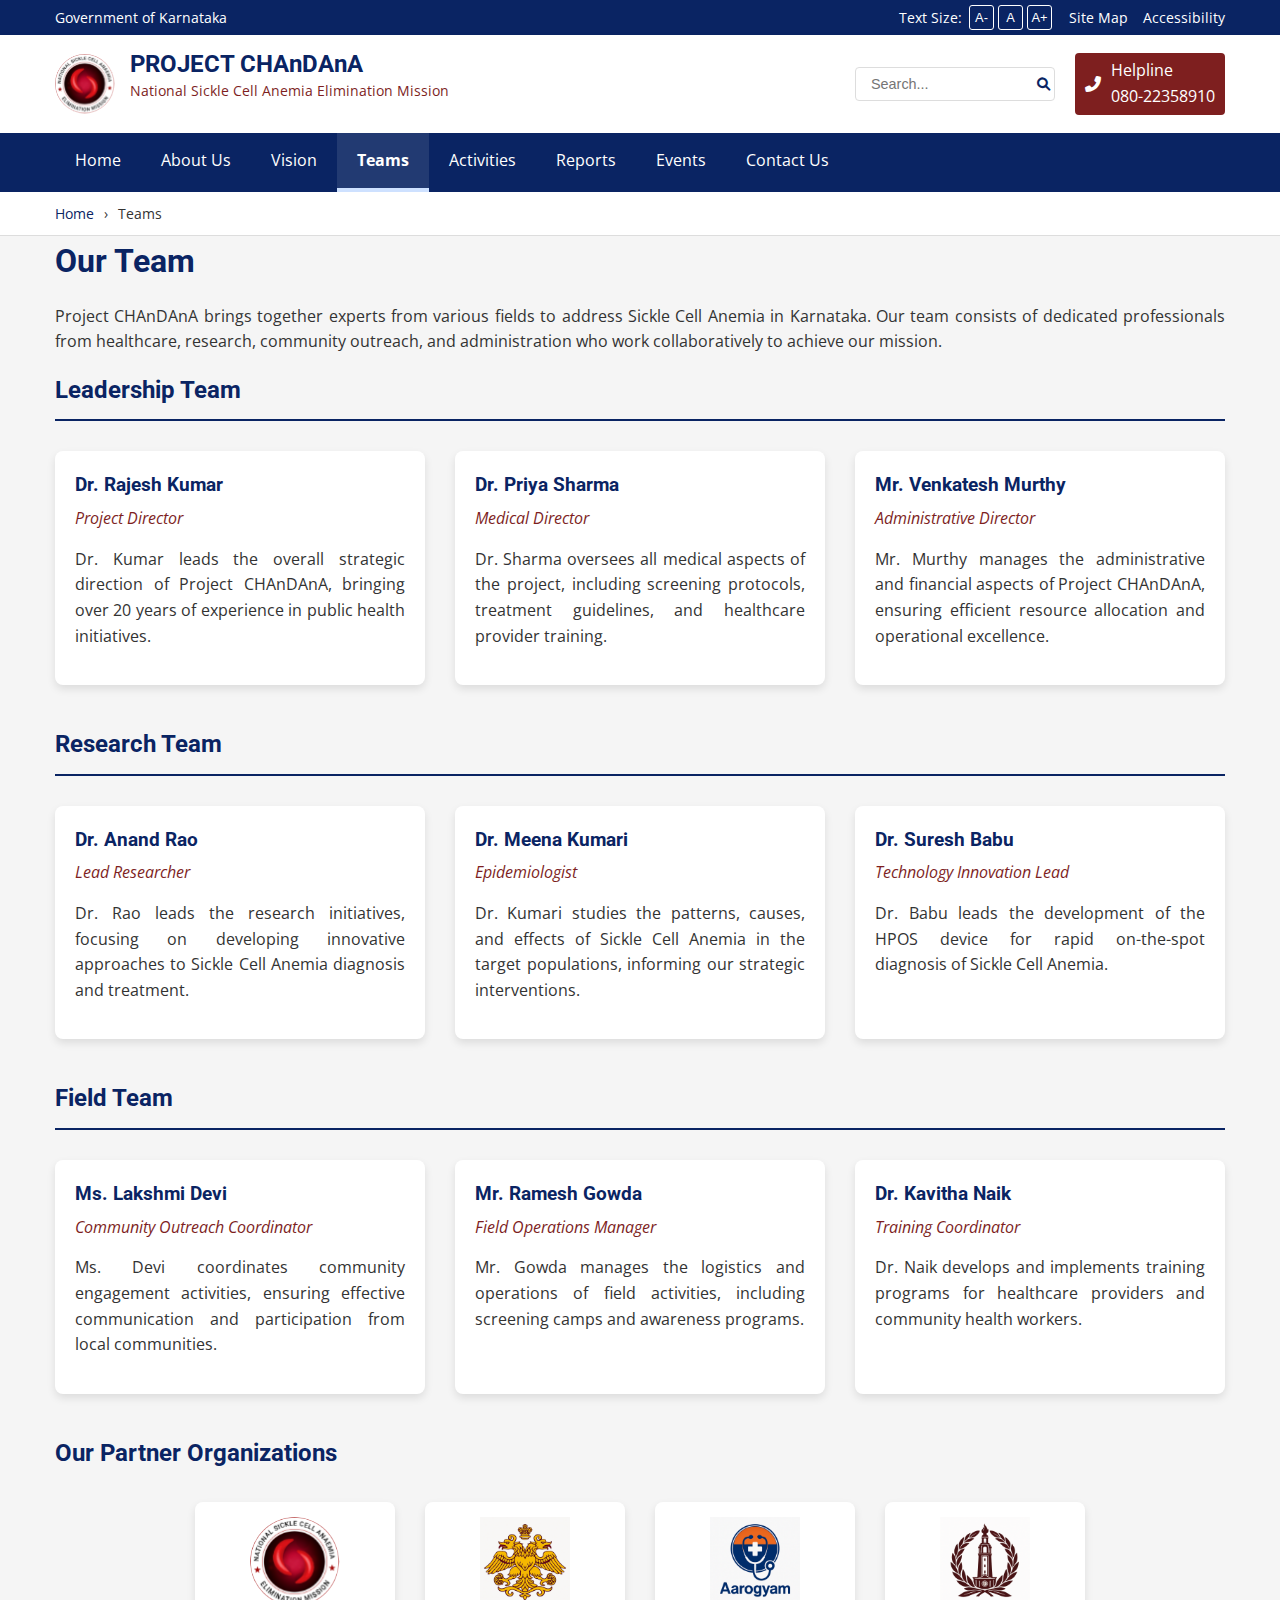
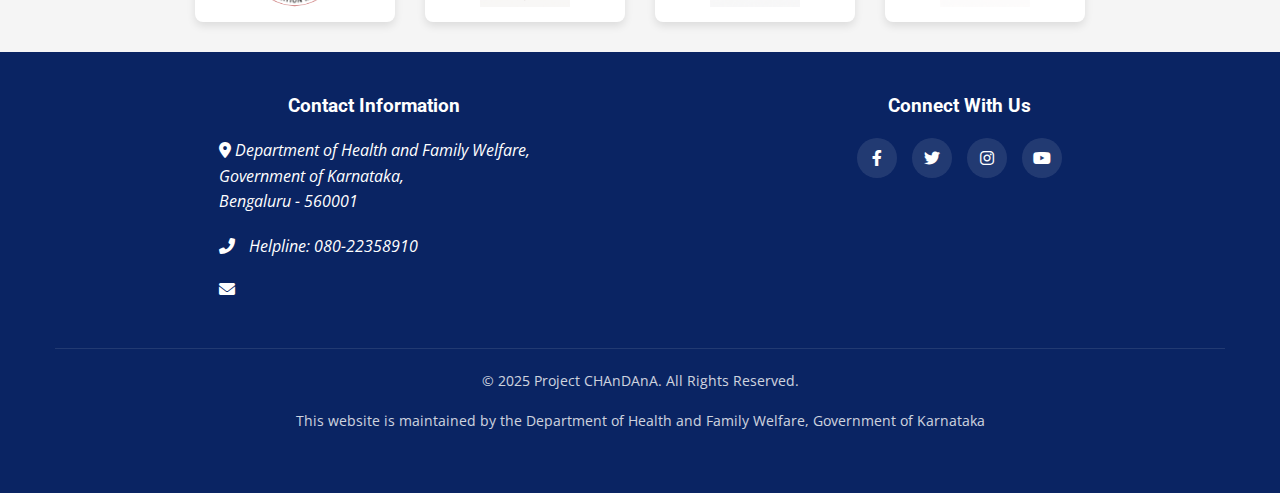
<file: teams.html>
<!DOCTYPE html>
<html lang="en">
<head>
    <meta charset="UTF-8">
    <meta name="viewport" content="width=device-width, initial-scale=1.0">
    <title>Project CHAnDAnA - Teams</title>
    <link rel="stylesheet" href="css/govt-style.css">
    <link rel="stylesheet" href="css/partners.css">
    <link rel="stylesheet" href="https://cdnjs.cloudflare.com/ajax/libs/font-awesome/6.0.0-beta3/css/all.min.css">
    <link href="https://fonts.googleapis.com/css2?family=Roboto:wght@400;500;700&family=Open+Sans:wght@400;600&display=swap" rel="stylesheet">
    <style>
        .team-grid {
            display: grid;
            grid-template-columns: repeat(auto-fill, minmax(280px, 1fr));
            gap: 30px;
            margin-top: 30px;
        }
        
        .team-card {
            background-color: #fff;
            border-radius: 8px;
            box-shadow: 0 4px 8px rgba(0, 0, 0, 0.1);
            overflow: hidden;
            transition: transform 0.3s ease;
        }
        
        .team-card:hover {
            transform: translateY(-5px);
        }
        
        .team-image {
            width: 100%;
            height: 220px;
            object-fit: cover;
        }
        
        .team-info {
            padding: 20px;
        }
        
        .team-info h3 {
            color: var(--primary-color);
            margin-bottom: 5px;
        }
        
        .team-info .designation {
            color: var(--secondary-color);
            font-style: italic;
            margin-bottom: 15px;
            display: block;
        }
        
        .team-category {
            margin-bottom: 40px;
        }
        
        .team-category h2 {
            color: var(--primary-color);
            margin-bottom: 20px;
            padding-bottom: 10px;
            border-bottom: 2px solid var(--primary-color);
        }
    </style>
<link rel="stylesheet" href="css/responsive.css">
</head>
<body>
    <!-- Skip to Main Content Link for Accessibility -->
    <a href="#main-content" class="skip-to-content">Skip to main content</a>
    
    <!-- Top Bar -->
    <div class="top-bar">
        <div class="container">
            <div class="top-bar-content">
                <div class="top-bar-left">
                    <span>Government of Karnataka</span>
                </div>
                <div class="top-bar-right">
                    <div class="font-size-controls" aria-label="Change font size">
                        <span>Text Size:</span>
                        <button class="font-size-btn" id="decrease-font" aria-label="Decrease font size">A-</button>
                        <button class="font-size-btn" id="default-font" aria-label="Default font size">A</button>
                        <button class="font-size-btn" id="increase-font" aria-label="Increase font size">A+</button>
                    </div>
                    <a href="#" aria-label="Site Map">Site Map</a>
                    <a href="#" aria-label="Accessibility Statement">Accessibility</a>
                </div>
            </div>
        </div>
    </div>

    <!-- Header Section -->
    <header>
        <div class="container">
            <div class="header-main">
                <div class="logo">
                    <img src="images/nsa.svg" alt="National Sickle Cell Anemia Elimination Mission Logo" width="80" height="80">
                    <div class="logo-text">
                        <h1>PROJECT CHAnDAnA</h1>
                        <p>National Sickle Cell Anemia Elimination Mission</p>
                    </div>
                </div>
                <div class="header-right">
                    <div class="search-bar">
                        <label for="search" class="visually-hidden">Search</label>
                        <input type="text" id="search" placeholder="Search..." aria-label="Search">
                        <button type="submit" aria-label="Submit search"><i class="fas fa-search"></i></button>
                    </div>
                    <div class="helpline">
                        <a href="tel:08022358910" aria-label="Call helpline">
                            <i class="fas fa-phone-alt"></i>
                            <span>Helpline<br>080-22358910</span>
                        </a>
                    </div>
                    <div class="menu-toggle" aria-label="Toggle menu" aria-expanded="false" aria-controls="main-nav">
                        <i class="fas fa-bars"></i>
                    </div>
                </div>
            </div>
        </div>
        <nav id="main-nav" role="navigation" aria-label="Main navigation">
            <div class="container">
                <ul class="main-menu">
                    <li><a href="index.html">Home</a></li>
                    <li><a href="about.html">About Us</a></li>
                    <li><a href="vision.html">Vision</a></li>
                    <li><a href="teams.html" class="active" aria-current="page">Teams</a></li>
                    <li><a href="activities.html">Activities</a></li>
                    <li><a href="reports.html">Reports</a></li>
                    <li><a href="events.html">Events</a></li>
                    <li><a href="contact.html">Contact Us</a></li>
                </ul>
            </div>
        </nav>
    </header>

    <!-- Breadcrumb -->
    <div class="breadcrumb" aria-label="Breadcrumb">
        <div class="container">
            <ul>
                <li><a href="index.html">Home</a></li>
                <li>Teams</li>
            </ul>
        </div>
    </div>

    <!-- Main Content -->
    <main id="main-content">
        <div class="container">
            <h1 class="page-title">Our Team</h1>
            
            <section class="team-intro">
                <p>Project CHAnDAnA brings together experts from various fields to address Sickle Cell Anemia in Karnataka. Our team consists of dedicated professionals from healthcare, research, community outreach, and administration who work collaboratively to achieve our mission.</p>
            </section>
            
            <section class="team-category" id="leadership">
                <h2>Leadership Team</h2>
                <div class="team-grid">
                    <div class="team-card">
                        <!-- <img src="images/chandana-our team.jpg" alt="Dr. Rajesh Kumar" class="team-image"> -->
                        <div class="team-info">
                            <h3>Dr. Rajesh Kumar</h3>
                            <span class="designation">Project Director</span>
                            <p>Dr. Kumar leads the overall strategic direction of Project CHAnDAnA, bringing over 20 years of experience in public health initiatives.</p>
                        </div>
                    </div>
                    <div class="team-card">
                        <!-- <img src="images/chandana-our team.jpg" alt="Dr. Priya Sharma" class="team-image"> -->
                        <div class="team-info">
                            <h3>Dr. Priya Sharma</h3>
                            <span class="designation">Medical Director</span>
                            <p>Dr. Sharma oversees all medical aspects of the project, including screening protocols, treatment guidelines, and healthcare provider training.</p>
                        </div>
                    </div>
                    <div class="team-card">
                        <!-- <img src="images/chandana-our team.jpg" alt="Mr. Venkatesh Murthy" class="team-image"> -->
                        <div class="team-info">
                            <h3>Mr. Venkatesh Murthy</h3>
                            <span class="designation">Administrative Director</span>
                            <p>Mr. Murthy manages the administrative and financial aspects of Project CHAnDAnA, ensuring efficient resource allocation and operational excellence.</p>
                        </div>
                    </div>
                </div>
            </section>
            
            <section class="team-category" id="research">
                <h2>Research Team</h2>
                <div class="team-grid">
                    <div class="team-card">
                        <!-- <img src="images/chandana-our team.jpg" alt="Dr. Anand Rao" class="team-image"> -->
                        <div class="team-info">
                            <h3>Dr. Anand Rao</h3>
                            <span class="designation">Lead Researcher</span>
                            <p>Dr. Rao leads the research initiatives, focusing on developing innovative approaches to Sickle Cell Anemia diagnosis and treatment.</p>
                        </div>
                    </div>
                    <div class="team-card">
                        <!-- <img src="images/chandana-our team.jpg" alt="Dr. Meena Kumari" class="team-image"> -->
                        <div class="team-info">
                            <h3>Dr. Meena Kumari</h3>
                            <span class="designation">Epidemiologist</span>
                            <p>Dr. Kumari studies the patterns, causes, and effects of Sickle Cell Anemia in the target populations, informing our strategic interventions.</p>
                        </div>
                    </div>
                    <div class="team-card">
                        <!-- <img src="images/chandana-our team.jpg" alt="Dr. Suresh Babu" class="team-image"> -->
                        <div class="team-info">
                            <h3>Dr. Suresh Babu</h3>
                            <span class="designation">Technology Innovation Lead</span>
                            <p>Dr. Babu leads the development of the HPOS device for rapid on-the-spot diagnosis of Sickle Cell Anemia.</p>
                        </div>
                    </div>
                </div>
            </section>
            
            <section class="team-category" id="field">
                <h2>Field Team</h2>
                <div class="team-grid">
                    <div class="team-card">
                        <!-- <img src="images/chandana-our team.jpg" alt="Ms. Lakshmi Devi" class="team-image"> -->
                        <div class="team-info">
                            <h3>Ms. Lakshmi Devi</h3>
                            <span class="designation">Community Outreach Coordinator</span>
                            <p>Ms. Devi coordinates community engagement activities, ensuring effective communication and participation from local communities.</p>
                        </div>
                    </div>
                    <div class="team-card">
                        <!-- <img src="images/chandana-our team.jpg" alt="Mr. Ramesh Gowda" class="team-image"> -->
                        <div class="team-info">
                            <h3>Mr. Ramesh Gowda</h3>
                            <span class="designation">Field Operations Manager</span>
                            <p>Mr. Gowda manages the logistics and operations of field activities, including screening camps and awareness programs.</p>
                        </div>
                    </div>
                    <div class="team-card">
                        <!-- <img src="images/chandana-our team.jpg" alt="Dr. Kavitha Naik" class="team-image"> -->
                        <div class="team-info">
                            <h3>Dr. Kavitha Naik</h3>
                            <span class="designation">Training Coordinator</span>
                            <p>Dr. Naik develops and implements training programs for healthcare providers and community health workers.</p>
                        </div>
                    </div>
                </div>
            </section>
            
            <section class="partners-section">
                <h2>Our Partner Organizations</h2>
                <div class="partners-logo-container">
                    <div class="partner-logo">
                        <img src="images/nsa.svg" alt="National Sickle Cell Anemia Elimination Mission">
                    </div>
                    <div class="partner-logo">
                        <img src="images/karnataka-logo.png" alt="Government of Karnataka">
                    </div>
                    <div class="partner-logo">
                        <img src="images/indianoil-logo.png" alt="IndianOil Aarogyam">
                    </div>
                    <div class="partner-logo">
                        <img src="images/iisc-logo.png" alt="Indian Institute of Science">
                    </div>
                </div>
            </section>
        </div>
    </main>

    <!-- Footer Section -->
    <footer role="contentinfo">
        <div class="container">
            <div class="footer-content">
                
                <div class="footer-section">
                    <h3>Contact Information</h3>
                    <address>
                        <p><i class="fas fa-map-marker-alt"></i> Department of Health and Family Welfare,<br>Government of Karnataka,<br>Bengaluru - 560001</p>
                        <p><i class="fas fa-phone-alt"></i> Helpline: 080-22358910</p>
                        <p><i class="fas fa-envelope"></i> <a href="mailto:"></a></p>
                    </address>
                </div>
                <div class="footer-section">
                    <h3>Connect With Us</h3>
                    <div class="social-links">
                        <a href="#" aria-label="Facebook"><i class="fab fa-facebook-f"></i></a>
                        <a href="#" aria-label="Twitter"><i class="fab fa-twitter"></i></a>
                        <a href="#" aria-label="Instagram"><i class="fab fa-instagram"></i></a>
                        <a href="#" aria-label="YouTube"><i class="fab fa-youtube"></i></a>
                    </div>
                </div>
            </div>
            <div class="footer-bottom">
                <p>&copy; 2025 Project CHAnDAnA. All Rights Reserved.</p>
                <p>This website is maintained by the Department of Health and Family Welfare, Government of Karnataka</p>
                <div class="footer-links">
                    <a href="#">Terms of Use</a>
                    <a href="#">Privacy Policy</a>
                    <a href="#">Copyright Policy</a>
                    <a href="#">Hyperlinking Policy</a>
                    <a href="#">Accessibility Statement</a>
                </div>
            </div>
        </div>
    </footer>

    <script src="js/accessibility.js"></script>
</body>
</html>
</file>
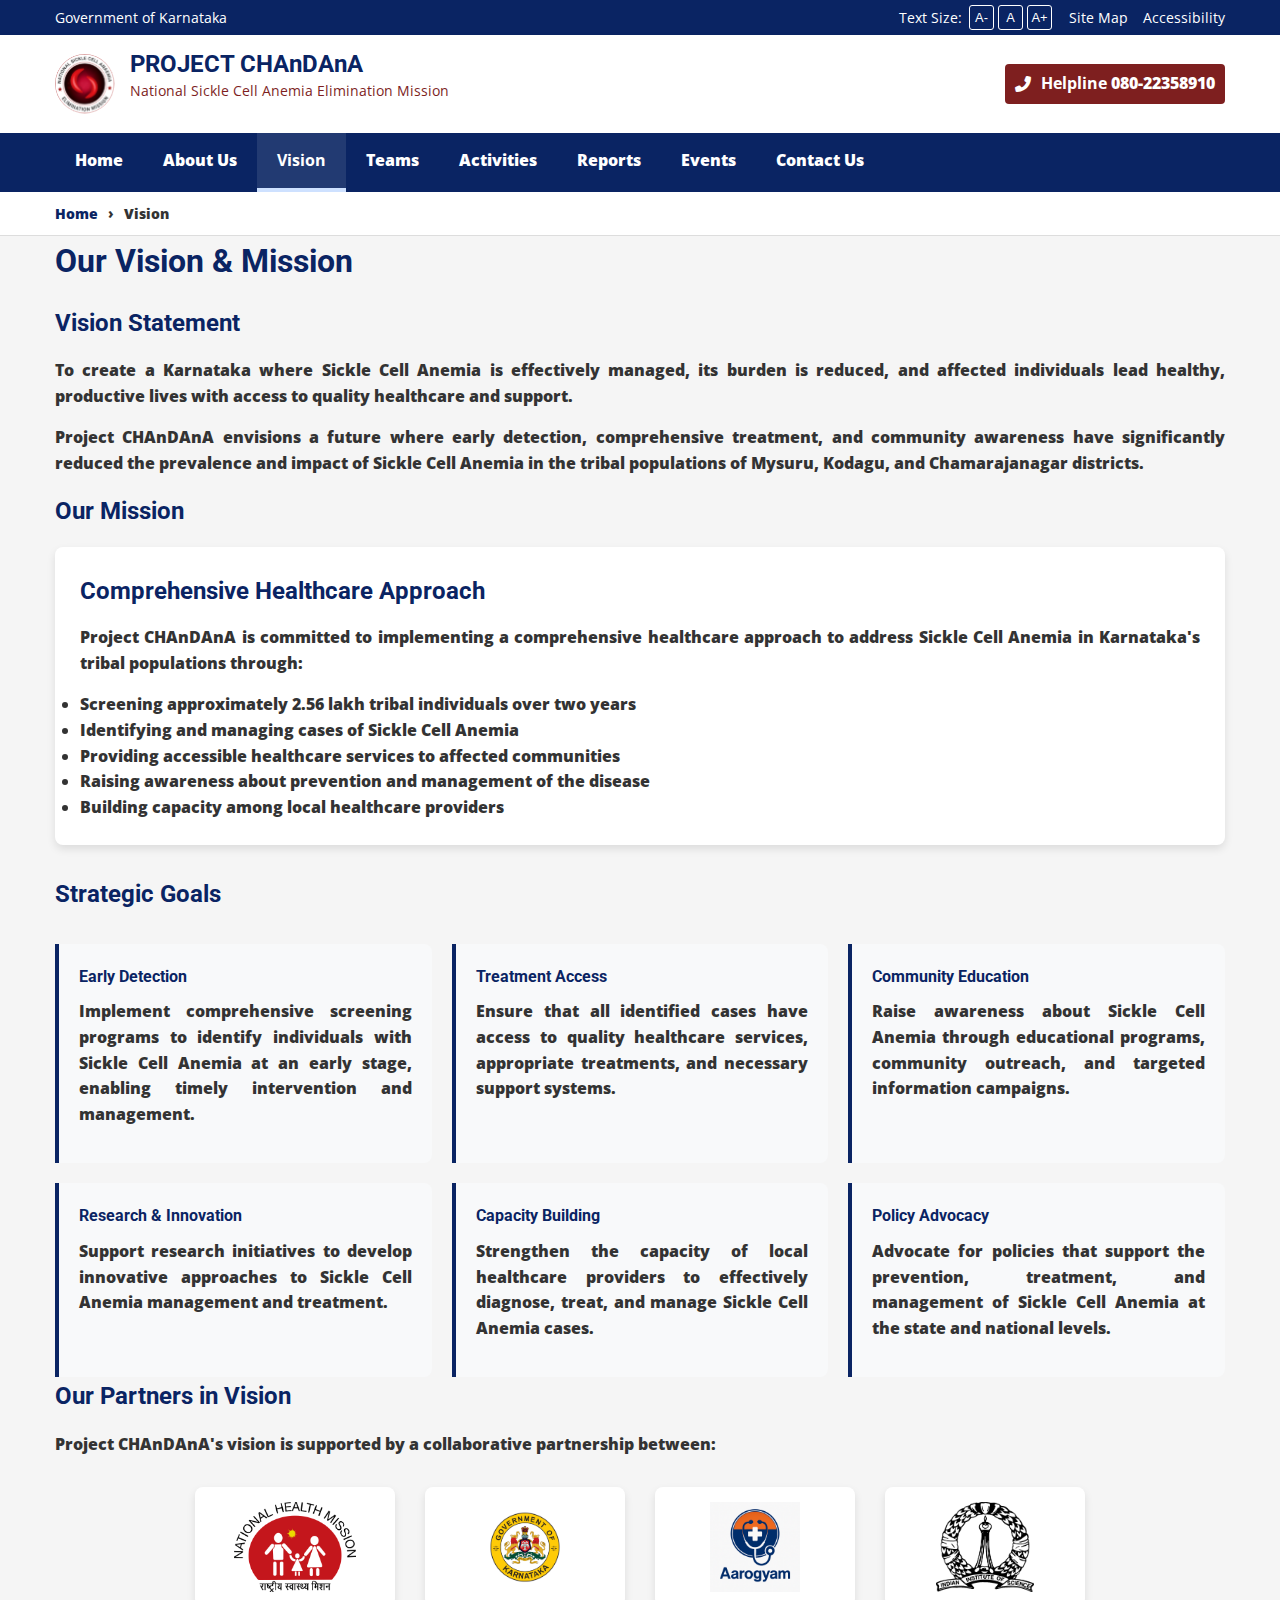
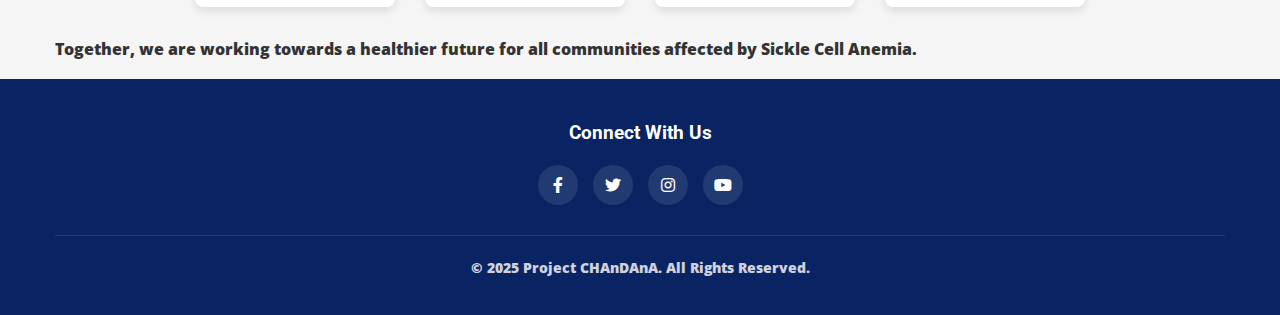
<file: vision.html>
<!DOCTYPE html>
<html lang="en">
<head>
    <meta charset="UTF-8">
    <meta name="viewport" content="width=device-width, initial-scale=1.0">
    <title>Project CHAnDAnA - Vision</title>
    <link rel="stylesheet" href="css/govt-style.css">
    <link rel="stylesheet" href="css/partners.css">
    <link rel="stylesheet" href="https://cdnjs.cloudflare.com/ajax/libs/font-awesome/6.0.0-beta3/css/all.min.css">
    <link href="https://fonts.googleapis.com/css2?family=Roboto:wght@400;500;700&family=Open+Sans:wght@400;600&display=swap" rel="stylesheet">
    <style>
        .vision-card {
            background-color: #fff;
            border-radius: 8px;
            box-shadow: 0 4px 8px rgba(0, 0, 0, 0.1);
            padding: 25px;
            margin-bottom: 30px;
            transition: transform 0.3s ease;
        }
        
        .vision-card:hover {
            transform: translateY(-5px);
        }
        
        .vision-card h3 {
            color: var(--primary-color);
            margin-bottom: 15px;
            font-size: 1.5rem;
        }
        
        .vision-image {
            max-width: 100%;
            height: auto;
            border-radius: 8px;
            margin-bottom: 20px;
        }
        
        .vision-goals {
            display: flex;
            flex-wrap: wrap;
            gap: 20px;
            margin-top: 30px;
        }
        
        .goal-item {
            flex: 1 1 300px;
            background-color: #f8f9fa;
            border-left: 4px solid var(--primary-color);
            padding: 20px;
            border-radius: 0 8px 8px 0;
        }
        
        .goal-item h4 {
            color: var(--primary-color);
            margin-bottom: 10px;
        }
    </style>
<link rel="stylesheet" href="css/responsive.css">
</head>
<body>
    <!-- Skip to Main Content Link for Accessibility -->
    <a href="#main-content" class="skip-to-content">Skip to main content</a>
    
    <!-- Top Bar -->
    <div class="top-bar">
        <div class="container">
            <div class="top-bar-content">
                <div class="top-bar-left">
                    <span>Government of Karnataka</span>
                </div>
                <div class="top-bar-right">
                    <div class="font-size-controls" aria-label="Change font size">
                        <span>Text Size:</span>
                        <button class="font-size-btn" id="decrease-font" aria-label="Decrease font size">A-</button>
                        <button class="font-size-btn" id="default-font" aria-label="Default font size">A</button>
                        <button class="font-size-btn" id="increase-font" aria-label="Increase font size">A+</button>
                    </div>
                    <a href="#" aria-label="Site Map">Site Map</a>
                    <a href="#" aria-label="Accessibility Statement">Accessibility</a>
                </div>
            </div>
        </div>
    </div>

    <!-- Header Section -->
    <header>
        <div class="container">
            <div class="header-main">
                <div class="logo">
                    <img src="images/nsa.svg" alt="National Sickle Cell Anemia Elimination Mission Logo" width="80" height="80">
                    <div class="logo-text">
                        <h1>PROJECT CHAnDAnA</h1>
                        <p>National Sickle Cell Anemia Elimination Mission</p>
                    </div>
                </div>
                <div class="header-right">
                    
                    <div class="helpline">
                        <a href="tel:08022358910" aria-label="Call helpline">
                            <i class="fas fa-phone-alt"></i>
                            <span><b>Helpline<b/> 080-22358910</span>
                        </a>
                    </div>
                    <div class="menu-toggle" aria-label="Toggle menu" aria-expanded="false" aria-controls="main-nav">
                        <i class="fas fa-bars"></i>
                    </div>
                </div>
            </div>
        </div>
        <nav id="main-nav" role="navigation" aria-label="Main navigation">
            <div class="container">
                <ul class="main-menu">
                    <li><a href="index.html">Home</a></li>
                    <li><a href="about.html">About Us</a></li>
                    <li><a href="vision.html" class="active" aria-current="page">Vision</a></li>
                    <li><a href="teams.html">Teams</a></li>
                    <li><a href="activities.html">Activities</a></li>
                    <li><a href="reports.html">Reports</a></li>
                    <li><a href="events.html">Events</a></li>
                    <li><a href="contact.html">Contact Us</a></li>
                </ul>
            </div>
        </nav>
    </header>

    <!-- Breadcrumb -->
    <div class="breadcrumb" aria-label="Breadcrumb">
        <div class="container">
            <ul>
                <li><a href="index.html">Home</a></li>
                <li>Vision</li>
            </ul>
        </div>
    </div>

    <!-- Main Content -->
    <main id="main-content">
        <div class="container">
            <h1 class="page-title">Our Vision & Mission</h1>
            
            <section class="vision-section">
                <div class="row">
                    <div class="col-md-6">
                        <h2>Vision Statement</h2>
                        <p>To create a Karnataka where Sickle Cell Anemia is effectively managed, its burden is reduced, and affected individuals lead healthy, productive lives with access to quality healthcare and support.</p>
                        <p>Project CHAnDAnA envisions a future where early detection, comprehensive treatment, and community awareness have significantly reduced the prevalence and impact of Sickle Cell Anemia in the tribal populations of Mysuru, Kodagu, and Chamarajanagar districts.</p>
                    </div>
                    <div class="col-md-6">
                        <!-- <img src="images/vison-page.png" alt="Vision illustration" class="vision-image"> -->
                    </div>
                </div>
            </section>
            
            <section class="mission-section">
                <h2>Our Mission</h2>
                <div class="vision-card">
                    <h3>Comprehensive Healthcare Approach</h3>
                    <p>Project CHAnDAnA is committed to implementing a comprehensive healthcare approach to address Sickle Cell Anemia in Karnataka's tribal populations through:</p>
                    <ul>
                        <li>Screening approximately 2.56 lakh tribal individuals over two years</li>
                        <li>Identifying and managing cases of Sickle Cell Anemia</li>
                        <li>Providing accessible healthcare services to affected communities</li>
                        <li>Raising awareness about prevention and management of the disease</li>
                        <li>Building capacity among local healthcare providers</li>
                    </ul>
                </div>
            </section>
            
            <section class="strategic-goals">
                <h2>Strategic Goals</h2>
                <div class="vision-goals">
                    <div class="goal-item">
                        <h4>Early Detection</h4>
                        <p>Implement comprehensive screening programs to identify individuals with Sickle Cell Anemia at an early stage, enabling timely intervention and management.</p>
                    </div>
                    <div class="goal-item">
                        <h4>Treatment Access</h4>
                        <p>Ensure that all identified cases have access to quality healthcare services, appropriate treatments, and necessary support systems.</p>
                    </div>
                    <div class="goal-item">
                        <h4>Community Education</h4>
                        <p>Raise awareness about Sickle Cell Anemia through educational programs, community outreach, and targeted information campaigns.</p>
                    </div>
                    <div class="goal-item">
                        <h4>Research & Innovation</h4>
                        <p>Support research initiatives to develop innovative approaches to Sickle Cell Anemia management and treatment.</p>
                    </div>
                    <div class="goal-item">
                        <h4>Capacity Building</h4>
                        <p>Strengthen the capacity of local healthcare providers to effectively diagnose, treat, and manage Sickle Cell Anemia cases.</p>
                    </div>
                    <div class="goal-item">
                        <h4>Policy Advocacy</h4>
                        <p>Advocate for policies that support the prevention, treatment, and management of Sickle Cell Anemia at the state and national levels.</p>
                    </div>
                </div>
            </section>
            
            <section class="partners-section">
                <h2>Our Partners in Vision</h2>
                <p>Project CHAnDAnA's vision is supported by a collaborative partnership between:</p>
                <div class="partners-logo-container">
                    <div class="partner-logo">
                        <img src="images/healthmission.png" alt="National Sickle Cell Anemia Elimination Mission">
                    </div>
                    <div class="partner-logo">
                        <img src="images/karnatka.png" alt="Government of Karnataka">
                    </div>
                    <div class="partner-logo">
                        <img src="images/indianoil-logo.png" alt="IndianOil Aarogyam">
                    </div>
                    <div class="partner-logo">
                        <img src="images/isim.png" alt="Indian Institute of Science">
                    </div>
                </div>
                <p class="text-center mt-4">Together, we are working towards a healthier future for all communities affected by Sickle Cell Anemia.</p>
            </section>
        </div>
    </main>

    <!-- Footer Section -->
    <footer role="contentinfo">
        <div class="container">
            <div class="footer-content">
                
                <!-- <div class="footer-section">
                    <h3>Contact Information</h3>
                    <address>
                        <p><i class="fas fa-map-marker-alt"></i> Department of Health and Family Welfare,<br>Government of Karnataka,<br>Bengaluru - 560001</p>
                        <p><i class="fas fa-phone-alt"></i> Helpline: 080-22358910</p>
                        <p><i class="fas fa-envelope"></i> <a href="mailto:"></a></p>
                    </address>
                </div> -->
                <div class="footer-section">
                    <h3>Connect With Us</h3>
                    <div class="social-links">
                        <a href="#" aria-label="Facebook"><i class="fab fa-facebook-f"></i></a>
                        <a href="#" aria-label="Twitter"><i class="fab fa-twitter"></i></a>
                        <a href="#" aria-label="Instagram"><i class="fab fa-instagram"></i></a>
                        <a href="#" aria-label="YouTube"><i class="fab fa-youtube"></i></a>
                    </div>
                </div>
            </div>
            <div class="footer-bottom">
                <p>&copy; 2025 Project CHAnDAnA. All Rights Reserved.</p>
                <p></p>
                
            </div>
        </div>
    </footer>

    <script src="js/accessibility.js"></script>
</body>
</html>
</file>
<file: css/govt-style.css>
/* Base Styles with Government Website Aesthetics */
:root {
    --primary-color: #0A2463; /* Navy Blue - traditional government color */
    --secondary-color: #7E1F1F; /* Maroon - representing sickle cell awareness */
    --accent-color: #FFD700; /* Gold - for highlights and call-to-action */
    --bg-light: #F5F5F5; /* Light Gray - for main content areas */
    --bg-white: #FFFFFF; /* White - for cards and content blocks */
    --text-dark: #333333; /* Dark Gray - for body text */
    /*--text-heading: #0A2463;  Dark Blue - for headings */
        --text-heading: #fff; /* Dark Blue - for headings */
    --text-light: #FFFFFF; /* White - for text on dark backgrounds */
    --border-color: #DDDDDD; /* Light Gray - for borders */
    --focus-outline: #FFD700; /* Gold - for keyboard focus indicators */
    --error-color: #D32F2F; /* Red - for error messages */
    --success-color: #388E3C; /* Green - for success messages */
}

* {
    margin: 0;
    padding: 0;
    box-sizing: border-box;
}

body {
    font-family: 'Open Sans', sans-serif;
    line-height: 1.6;
    color: var(--text-dark);
    background-color: var(--bg-light);
}

.container {
    width: 100%;
    max-width: 1200px;
    margin: 0 auto;
    padding: 0 15px;
}

h1, h2, h3, h4, h5, h6 {
    font-family: 'Roboto', sans-serif;
    font-weight: 700;
    margin-bottom: 1rem;
    /* color: var(--text-heading); */
}

a {
    text-decoration: none;
    color: var(--primary-color);
    transition: color 0.3s ease;
}

a:hover, a:focus {
    text-decoration: underline;
    color: var(--secondary-color);
}

a:focus {
    /* outline: 2px solid var(--focus-outline); */
    outline-offset: 2px;
}

img {
    max-width: 100%;
    height: auto;
}

/* Skip to Main Content Link for Accessibility */
.skip-to-content {
    position: absolute;
    top: -40px;
    left: 0;
    background: var(--primary-color);
    color: var(--text-light);
    padding: 8px 15px;
    z-index: 100;
    transition: top 0.3s ease;
}

.skip-to-content:focus {
    top: 0;
    outline: 2px solid var(--focus-outline);
}

/* Button Styles */
.btn {
    display: inline-block;
    padding: 10px 25px;
    border-radius: 4px;
    font-weight: 600;
    text-align: center;
    cursor: pointer;
    transition: all 0.3s ease;
    border: none;
    font-size: 1rem;
}

.btn:focus {
    outline: 2px solid var(--focus-outline);
    outline-offset: 2px;
}

.btn-primary {
    background-color: var(--primary-color);
    color: var(--text-light);
}

.btn-primary:hover {
    background-color: #081d4e;
    text-decoration: none;
}

.btn-secondary {
    background-color: var(--secondary-color);
    color: var(--text-light);
}

.btn-secondary:hover {
    background-color: #6a1a1a;
    text-decoration: none;
}

.btn-outline {
    border: 2px solid var(--text-light);
    color: var(--text-light);
    background-color: transparent;
}

.btn-outline:hover {
    background-color: var(--primary-color);
    color: var(--text-light);
    text-decoration: none;
}

/* Top Bar - Government Website Style */
.top-bar {
    background-color: var(--primary-color);
    color: var(--text-light);
    padding: 5px 0;
    font-size: 0.9rem;
}

.top-bar-content {
    display: flex;
    justify-content: space-between;
    align-items: center;
}

.top-bar-left {
    display: flex;
    align-items: center;
}

.top-bar-right {
    display: flex;
    align-items: center;
}

.top-bar a {
    color: var(--text-light);
    margin-left: 15px;
    font-size: 0.9rem;
}

.top-bar a:hover {
    color: var(--accent-color);
}

.font-size-controls {
    display: flex;
    align-items: center;
    margin-left: 15px;
}

.font-size-controls span {
    margin-right: 5px;
}

.font-size-btn {
    background: none;
    border: 1px solid var(--text-light);
    color: var(--text-light);
    width: 25px;
    height: 25px;
    border-radius: 3px;
    display: flex;
    align-items: center;
    justify-content: center;
    margin: 0 2px;
    cursor: pointer;
    font-size: 0.8rem;
}

.font-size-btn:hover, .font-size-btn:focus {
    background-color: rgba(255, 255, 255, 0.2);
}

/* Header Styles */
header {
    background-color: var(--bg-white);
    box-shadow: 0 2px 5px rgba(0, 0, 0, 0.1);
}

.header-main {
    display: flex;
    justify-content: space-between;
    align-items: center;
    padding: 15px 0;
}

.logo {
    display: flex;
    align-items: center;
}

.logo img {
    width: 60px;
    height: 60px;
    margin-right: 15px;
}

.logo-text {
    display: flex;
    flex-direction: column;
}

.logo-text h1 {
    font-size: 1.5rem;
    margin: 0;
    line-height: 1.2;
    color: var(--primary-color);
}

.logo-text p {
    font-size: 0.9rem;
    color: var(--secondary-color);
}

.header-right {
     display: flex
;
    align-items: anchor-center;
    margin-left: auto;
}

.search-bar {
    margin-right: 20px;
    position: relative;
}

.search-bar input {
    padding: 8px 15px;
    border: 1px solid var(--border-color);
    border-radius: 4px;
    width: 200px;
    font-size: 0.9rem;
}

.search-bar button {
    position: absolute;
    right: 5px;
    top: 50%;
    transform: translateY(-50%);
    background: none;
    border: none;
    color: var(--primary-color);
    cursor: pointer;
}

.helpline {
    display: flex;
    align-items: center;
    background-color: var(--secondary-color);
    color: var(--text-light);
    padding: 5px 10px;
    border-radius: 4px;
}

.helpline a {
    display: flex;
    align-items: center;
    color: var(--text-light);
}

.helpline img {
    width: 24px;
    height: 24px;
    margin-right: 10px;
}

.menu-toggle {
    display: none;
    font-size: 1.5rem;
    cursor: pointer;
    color: var(--primary-color);
}

/* Navigation Styles */
nav {
    background-color: var(--primary-color);
}

.main-menu {
    display: flex;
    list-style: none;
    margin: 0;
    padding: 0;
}

.main-menu li {
    position: relative;
}

.main-menu li a {
    color: var(--text-light);
    padding: 15px 20px;
    display: block;
    transition: all 0.3s ease;
    text-decoration: none;
}

.main-menu li a:hover,
.main-menu li a:focus,
.main-menu li a.active {
    background-color: rgba(255, 255, 255, 0.1);
    color: var(--accent-color);
    color: #ffffff;
    font-weight: bold;
    border-bottom: 4px solid #cee1ff;
}

/* Breadcrumb Styles */
.breadcrumb {
    background-color: var(--bg-white);
    padding: 10px 0;
    border-bottom: 1px solid var(--border-color);
}

.breadcrumb ul {
    list-style: none;
    display: flex;
    flex-wrap: wrap;
}

.breadcrumb li {
    display: flex;
    align-items: center;
    font-size: 0.9rem;
}

.breadcrumb li:not(:last-child)::after {
    content: '›';margin: 0 10px;
    color: var(--text-dark);
}

.breadcrumb a {
    color: var(--primary-color);
}

.breadcrumb li:last-child a {
    color: var(--text-dark);
    pointer-events: none;
}

/* Hero Banner Styles */
.hero-banner {
    background-size: cover;
    background-position: center;
    height: 400px;
    display: flex;
    align-items: center;
    justify-content: center;
    text-align: center;
    color: var(--text-light);
    position: relative;
}

.hero-banner::before {
    content: '';
    position: absolute;
    top: 0;
    left: 0;
    width: 100%;
    height: 100%;
    background-color: rgba(10, 36, 99, 0.7); /* Semi-transparent primary color overlay */
}

.banner-content {
    position: relative;
    z-index: 1;
    max-width: 800px;
    padding: 0 20px;
}

.hero-banner h1 {
    font-size: 2.5rem;
    margin-bottom: 1rem;
    color: var(--text-light);
}

.hero-banner p {
    font-size: 1.2rem;
    margin-bottom: 2rem;
}

/* Page Banner Styles */
.page-banner {
    background-size: cover;
    background-position: center;
    height: 200px;
    display: flex;
    align-items: center;
    justify-content: center;
    text-align: center;
    color: var(--text-light);
    position: relative;
}

.page-banner::before {
    content: '';
    position: absolute;
    top: 0;
    left: 0;
    width: 100%;
    height: 100%;
    background-color: rgba(10, 36, 99, 0.7);
}

.page-banner .banner-content {
    position: relative;
    z-index: 1;
}
.p-2{
   padding: 10px;
    /* margin: 10px; */
    background: #fff;
    border: 1px solid #ededed;
}
.page-banner h1 {
    font-size: 2rem;
    margin-bottom: 0.5rem;
    color: var(--text-light);
}
.page-title{
    
}
.container h1, .container h2,.card-title{
color: var(--primary-color);
}
/* Section Styles */
.section {
    padding:  0;
}

.section-title {
    text-align: center;
    position: relative;
    margin-bottom: 40px;
}

.section-title::after {
    content: '';
    display: block;
    width: 80px;
    height: 3px;
    background-color: var(--secondary-color);
    margin: 15px auto 0;
}

/* Card Styles */
.card {
    background-color: var(--bg-white);
    border-radius: 4px;
    box-shadow: 0 2px 5px rgba(0, 0, 0, 0.1);
    overflow: hidden;
    transition: transform 0.3s ease, box-shadow 0.3s ease;
}

.card:hover {
    transform: translateY(-5px);
    box-shadow: 0 5px 15px rgba(0, 0, 0, 0.1);
}

.card-img {
    width: 100%;
    height: 200px;
    object-fit: cover;
}

.card-content {
    padding: 20px;
}

.card-title {
    font-size: 1.2rem;
    margin-bottom: 10px;
}

.card-text {
    margin-bottom: 15px;
}

/* Feature Banners Styles */
.feature-banners {
    margin: 40px 0;
}

.feature-banner {
    padding: 60px 0;
    color: var(--text-light);
    background-size: cover;
    background-position: center;
    position: relative;
    margin-bottom: 30px;
}

.feature-banner::before {
    content: '';
    position: absolute;
    top: 0;
    left: 0;
    width: 100%;
    height: 100%;
    background-color: rgba(10, 36, 99, 0.7);
}

.feature-banner .banner-content {
    position: relative;
    z-index: 1;
    max-width: fit-content;
    margin: 0 auto;
    text-align: center;
}

.feature-banner h2 {
    font-size: 2rem;
    margin-bottom: 20px;
    color: var(--text-light);
}

.feature-banner p {
    font-size: 1.1rem;
    margin-bottom: 25px;
}

.feature-banner .btn {
    margin-top: 15px;
}

/* Stats Container Styles */
.stats-container {
    display: flex;
    justify-content: center;
    gap: 30px;
    margin: 30px 0;
    flex-wrap: wrap;
}

.stat-item {
    text-align: center;
    background-color: var(--bg-white);
    padding: 20px;
    border-radius: 4px;
    box-shadow: 0 2px 5px rgba(0, 0, 0, 0.1);
    min-width: 150px;
}

.stat-number,.stat-number1 {
    display: block;
    font-size: 2.5rem;
    font-weight: 700;
    color: var(--primary-color);
}

.stat-label {
    font-size: 1rem;
    color: var(--text-dark);
}

/* Quote Styles */
.quote {
    font-style: italic;
    font-size: 1.2rem;
    margin: 20px 0;
    padding: 15px 20px;
    border-left: 3px solid var(--accent-color);
    background-color: rgba(255, 255, 255, 0.1);
}

/* Measures List Styles */
.measures-list {
    list-style: none;
    margin: 20px 0;
    text-align: left;
    max-width: 500px;
    margin-left: auto;
    margin-right: auto;
}

.measures-list li {
    padding: 8px 0;
    position: relative;
    padding-left: 25px;
}

.measures-list li::before {
    content: '•';
    color: var(--accent-color);
    font-size: 1.5rem;
    position: absolute;
    left: 0;
    top: 5px;
}

/* Partners Container Styles */
.partners-container {
    display: flex;
    justify-content: center;
    gap: 30px;
    margin: 30px 0;
    flex-wrap: wrap;
}

.partner {
    background-color: var(--bg-white);
    border-radius: 4px;
    padding: 15px;
    width: 150px;
    height: 150px;
    display: flex;
    align-items: center;
    justify-content: center;
    box-shadow: 0 2px 5px rgba(0, 0, 0, 0.1);
}

.partner img {
    max-width: 100%;
    max-height: 100%;
}

/* Districts Section Styles */
.districts-container {
    display: flex;
    justify-content: center;
    gap: 30px;
    flex-wrap: wrap;
    margin: 30px 0;
}

.district-card {
    width: 300px;
    background-color: var(--bg-white);
    border-radius: 4px;
    overflow: hidden;
    box-shadow: 0 2px 5px rgba(0, 0, 0, 0.1);
    transition: transform 0.3s ease;
}

.district-card:hover {
    transform: translateY(-10px);
}

.district-card img {
    width: 100%;
    height: 200px;
    object-fit: cover;
}

.district-card h3 {
    text-align: center;
    padding: 15px;
    color: #000;
}

/* Timeline Styles */
.timeline {
    position: relative;
    max-width: 800px;
    margin: 40px auto;
}

.timeline::before {
    content: '';
    position: absolute;
    top: 0;
    left: 50%;
    transform: translateX(-50%);
    width: 2px;
    height: 100%;
    background-color: var(--primary-color);
}

.timeline-item {
    padding: 20px 0;
    position: relative;
}

.timeline-content {
    position: relative;
    width: calc(50% - -33%);
    padding: 20px;
    background-color: var(--bg-white);
    border-radius: 4px;
    box-shadow: 0 2px 5px rgba(0, 0, 0, 0.1);
}

.timeline-item:nth-child(odd) .timeline-content {
    margin-left: auto;
}

.timeline-item::after {
    content: '';
    position: absolute;
    top: 30px;
    left: 96%;
    transform: translateX(-50%);
    width: 20px;
    height: 20px;
    background-color: var(--primary-color);
    border-radius: 50%;
}

.timeline-content h3 {
    margin-top: 0;
}

.timeline-content .date {
    font-weight: bold;
    color: var(--secondary-color);
    margin-bottom: 10px;
}

/* Footer Styles */
footer {
    background-color: var(--primary-color);
    color: var(--text-light);
    padding: 40px 0 20px;
}

.footer-content {
    display: flex;
    flex-wrap: wrap;
    justify-content: space-around;
    margin-bottom: 30px;
    text-align: center;
}

.footer-column {
    flex: 1;
    min-width: 200px;
    margin-bottom: 20px;
}

.footer-column h3 {
    color: var(--text-light);
    margin-bottom: 15px;
    font-size: 1.2rem;
}

.footer-column ul {
    list-style: none;
}

.footer-column ul li {
    margin-bottom: 10px;
}

.footer-column a {
    color: var(--text-light);
    opacity: 0.8;
    transition: opacity 0.3s ease;
}

.footer-column a:hover {
    opacity: 1;
}

.social-links {
    display: flex;
    gap: 15px;
}

.social-links a {
    display: flex;
    align-items: center;
    justify-content: center;
    width: 40px;
    height: 40px;
    background-color: rgba(255, 255, 255, 0.1);
    border-radius: 50%;
    transition: all 0.3s ease;
}

.social-links a:hover {
    background-color: var(--secondary-color);
}

.footer-bottom {
    text-align: center;
    padding-top: 20px;
    border-top: 1px solid rgba(255, 255, 255, 0.1);
}

.footer-bottom p {
    font-size: 0.9rem;
    opacity: 0.8;
    text-align: center;
}

/* Accessibility Features */
.visually-hidden {
    position: absolute;
    width: 1px;
    height: 1px;
    margin: -1px;
    padding: 0;
    overflow: hidden;
    clip: rect(0, 0, 0, 0);
    border: 0;
}

/* Form Styles */
.form-group {
    margin-bottom: 20px;
}

.form-group label {
    display: block;
    margin-bottom: 5px;
    font-weight: 600;
}

.form-control {
    width: 100%;
    padding: 10px;
    border: 1px solid var(--border-color);
    border-radius: 4px;
    font-size: 1rem;
}

.form-control:focus {
    outline: 2px solid var(--focus-outline);
    border-color: var(--primary-color);
}

.form-text {
    font-size: 0.9rem;
    color: #666;
    margin-top: 5px;
}

.required::after {
    content: '*';
    color: var(--error-color);
    margin-left: 3px;
}

/* Alert Styles */
.alert {
    padding: 15px;
    border-radius: 4px;
    margin-bottom: 20px;
}

.alert-info {
    background-color: #E3F2FD;
    border: 1px solid #2196F3;
    color: #0D47A1;
}

.alert-success {
    background-color: #E8F5E9;
    border: 1px solid #4CAF50;
    color: #1B5E20;
}

.alert-warning {
    background-color: #FFF8E1;
    border: 1px solid #FFC107;
    color: #FF6F00;
}

.alert-danger {
    background-color: #FFEBEE;
    border: 1px solid #F44336;
    color: #B71C1C;
}

/* Table Styles */
.table-container {
    overflow-x: auto;
    margin-bottom: 20px;
}

table {
    width: 100%;
    border-collapse: collapse;
}

table th, table td {
    padding: 12px 15px;
    text-align: left;
    border-bottom: 1px solid var(--border-color);
}

table th {
    background-color: var(--primary-color);
    color: var(--text-light);
}

table tr:nth-child(even) {
    background-color: rgba(0, 0, 0, 0.02);
}

/* Last Updated */
.last-updated {
    font-size: 0.8rem;
    color: #666;
    text-align: right;
    margin-top: 20px;
}

/* Responsive Styles */
@media (max-width: 992px) {
    .timeline::before {
        left: 30px;
    }
    
    .timeline-content {
        width: calc(100% - 80px);
        margin-left: 80px !important;
    }
    
    .timeline-item::after {
        left: 30px;
    }
}


@media (max-width: 768px) {
    .menu-toggle {
                display: block;
        position: absolute;
        right: 16px;
        top: 63px;
    }
    .header-main{
        display: flex;
        align-items: flex-start;
    }
    .logo-text{
        text-align: left;
    }
      .logo-text p{
display: none;
      }
      .mobile-header{
        max-width: 100%;
      }
    nav .container {
        padding: 0;
    }
    
    .main-menu,.search-bar,.helpline,.top-bar-right {
        flex-direction: column;
        display: none;
    }
    
    .main-menu.active {
        display: flex;
    }
    
    .hero-banner h1 {
        font-size: 2rem;
    }
    
    .top-bar-content {
        flex-direction: column;
        gap: 10px;
    }
    
    .header-main {
        flex-direction: column;
        text-align: center;
    }
    
    .logo {
        margin-bottom: 15px;
    }
    
    .header-right {
        flex-direction: column;
        gap: 15px;
    }
    
    .search-bar {
        margin-right: 0;
        width: 100%;
    }
    
    .search-bar input {
        width: 100%;
    }
}

@media (max-width: 576px) {
    .logo-text h1 {
        font-size: 1.2rem;
    }
    
    .helpline span {
        display: none;
    }
    
    .hero-banner {
        height: 300px;
    }
    
    .hero-banner h1 {
        font-size: 1.8rem;
    }
    
    .feature-banner h2 {
        font-size: 1.5rem;
    }
    
    .partners-container {
        flex-direction: column;
        align-items: center;
    }
    
    .timeline-content {
        width: calc(100% - 50px);
        margin-left: 50px !important;
    }
}



/* news scrolling */


.news-ticker {
  background-color: #e0f7fa;
  overflow: hidden;
  white-space: nowrap;
  border-top: 2px solid #00796b;
  border-bottom: 2px solid #00796b;
}

.ticker-wrap {
  display: inline-block;
  padding: 10px 0;
}

.ticker-text {
  display: inline-block;
  padding-left: 100%;
  animation: ticker-scroll 30s linear infinite;
  font-weight: 500;
  color: #0a2463;
  font-weight: bold;
  
    font-style: italic;
}
.ticker-text strong{
    font-style: normal;
    color: #a50e0e;
}

@keyframes ticker-scroll {
  0% {
    transform: translateX(0%);
  }
  100% {
    transform: translateX(-100%);
  }
}



.social-links .fa-brands, .fab{
    color: #fff;
}


.collapsible{
    background:linear-gradient(90deg, #0a2463, #68b283)
}

i.fas.fa-phone-alt.m-2 {
    margin: 5px 10px 5px 4px;
}




i.fas.fa-phone-alt {
    margin: 7px 10px 7px 0px;
}

.footer-section h3{
    color: #fff;
}

.activities-intro,.team-intro,.vision-section    {
 margin-bottom: 1rem
}
   


.about-image {
    margin: 10px;
}
p{
    text-align: justify;
    margin-bottom: 1rem;
}


.mb-2{
    margin-bottom: 1rem;
}

.text-align-center{
    text-align: center;
    color: var(--primary-color);
}

.banner-image img {
    border-radius: 42px;
}


.report-meta {
    display: flex;
    justify-content: space-between;
    margin-bottom: 15px;
    color: var(--secondary-color);
    font-size: 0.9rem;
}
.drive{
    background: linear-gradient(90deg, #0a2463, #68b283);

}
.drive:hover,.drive:focus{
    text-decoration: underline;
    color: #fff;
}

.banner-image {
    background: #fff;
    padding: 9px 8px 2px;
    border-radius: 45px;
}


/* span.stat-number1 {
    display: block;
    font-size: 2rem;
    color: #000;
} */
</file>
<file: css/carousel.css>
/* Carousel Styles */
.carousel-container {
    position: relative;
    width: 100%;
    height: 500px;
    overflow: hidden;
    margin-bottom: 30px;
}

@media (max-width: 768px) {
    .carousel-container {
        height: 300px;
    }
}

.carousel-slide {
    position: absolute;
    top: 0;
    left: 0;
    width: 100%;
    height: 100%;
    opacity: 0;
    transition: opacity 1s ease-in-out;
    background-size: cover;
    background-position: center;
    display: flex;
    align-items: center;
    justify-content: center;
}

.carousel-slide.active {
    opacity: 1;
    z-index: 1;
}

.carousel-content {
    text-align: center;
    color: #fff;
    padding: 20px;
    max-width: 800px;
    background-color: rgba(0, 0, 0, 0.5);
    border-radius: 8px;
}

.carousel-content h2 {
    font-size: 2.5rem;
    margin-bottom: 15px;
    text-shadow: 2px 2px 4px rgba(0, 0, 0, 0.8);
}

.carousel-content p {
    font-size: 1.2rem;
    margin-bottom: 20px;
    text-shadow: 1px 1px 2px rgba(0, 0, 0, 0.8);
}

@media (max-width: 768px) {
    .carousel-content h2 {
        font-size: 1.8rem;
    }
    
    .carousel-content p {
        font-size: 1rem;
    }
}

.carousel-dots {
    position: absolute;
    bottom: 20px;
    left: 50%;
    transform: translateX(-50%);
    display: flex;
    z-index: 2;
}

.carousel-dot {
    width: 12px;
    height: 12px;
    border-radius: 50%;
    background-color: rgba(255, 255, 255, 0.5);
    margin: 0 8px;
    cursor: pointer;
    transition: background-color 0.3s ease;
}

.carousel-dot.active {
    background-color: #fff;
}

.carousel-arrow {
    position: absolute;
    top: 50%;
    transform: translateY(-50%);
    width: 50px;
    height: 50px;
    background-color: rgba(0, 0, 0, 0.5);
    color: #fff;
    border-radius: 50%;
    display: flex;
    align-items: center;
    justify-content: center;
    cursor: pointer;
    z-index: 2;
    font-size: 24px;
    transition: background-color 0.3s ease;
}

.carousel-arrow:hover {
    background-color: rgba(0, 0, 0, 0.8);
}

.carousel-arrow.prev {
    left: 20px;
}

.carousel-arrow.next {
    right: 20px;
}

@media (max-width: 576px) {
    .carousel-arrow {
        width: 40px;
        height: 40px;
        font-size: 18px;
    }
    
    .carousel-arrow.prev {
        left: 10px;
    }
    
    .carousel-arrow.next {
        right: 10px;
    }
}
</file>
<file: css/partners.css>
.partners-logo-container {
    display: flex;
    flex-wrap: wrap;
    justify-content: center;
    align-items: center;
    gap: 30px;
    margin: 30px 0;
}

.partner-logo {
    flex: 0 0 200px;
    height: 120px;
    display: flex;
    align-items: center;
    justify-content: center;
    background-color: #fff;
    border-radius: 8px;
    padding: 15px;
    box-shadow: 0 4px 8px rgba(0, 0, 0, 0.1);
    transition: transform 0.3s ease;
}

.partner-logo:hover {
    transform: translateY(-5px);
}

.partner-logo img {
    max-width: 100%;
    max-height: 100%;
    object-fit: contain;
}

@media (max-width: 768px) {
    .partners-logo-container {
        gap: 15px;
    }
    
    .partner-logo {
        flex: 0 0 calc(50% - 15px);
        height: 100px;
    }
}
</file>
<file: css/responsive.css>
/* Responsive Fixes */
@media (max-width: 1200px) {
  .partners-logo-container {
    flex-wrap: wrap;
    justify-content: center;
  }
  
  .partner-logo {
    width: 45%;
    margin: 10px;
  }
}

@media (max-width: 992px) {
  .header-main {
    flex-direction: column;
  }
  
  .logo {
    margin-bottom: 15px;
  }
  
  .header-right {
    width: 100%;
    justify-content: space-between;
  }
  
  .carousel-container {
    height: 400px;
  }
  
  .carousel-slide img {
    height: 400px;
  }
}

@media (max-width: 768px) {
  .top-bar-content {
    flex-direction: column;
    align-items: center;
  }
  
  .top-bar-left, .top-bar-right {
    width: 100%;
    text-align: center;
    margin-bottom: 5px;
  }
  
  .carousel-container {
    height: 300px;
  }
  
  .carousel-slide img {
    height: 300px;
  }
  
  .partner-logo {
    width: 100%;
    margin: 10px 0;
  }
  
  .footer-content {
    flex-direction: column;
  }
  
  .footer-section {
    width: 100%;
    margin-bottom: 20px;
  }
}

@media (max-width: 576px) {
  .carousel-container {
    height: 200px;
  }
  
  .carousel-slide img {
    height: 200px;
  }
  
  .carousel-dots {
    bottom: 5px;
  }
  
  .carousel-dot {
    width: 8px;
    height: 8px;
    margin: 0 3px;
  }
  
  .page-title {
    font-size: 1.8rem;
  }
  
  .breadcrumb {
    padding: 5px 0;
  }
}
</file>
